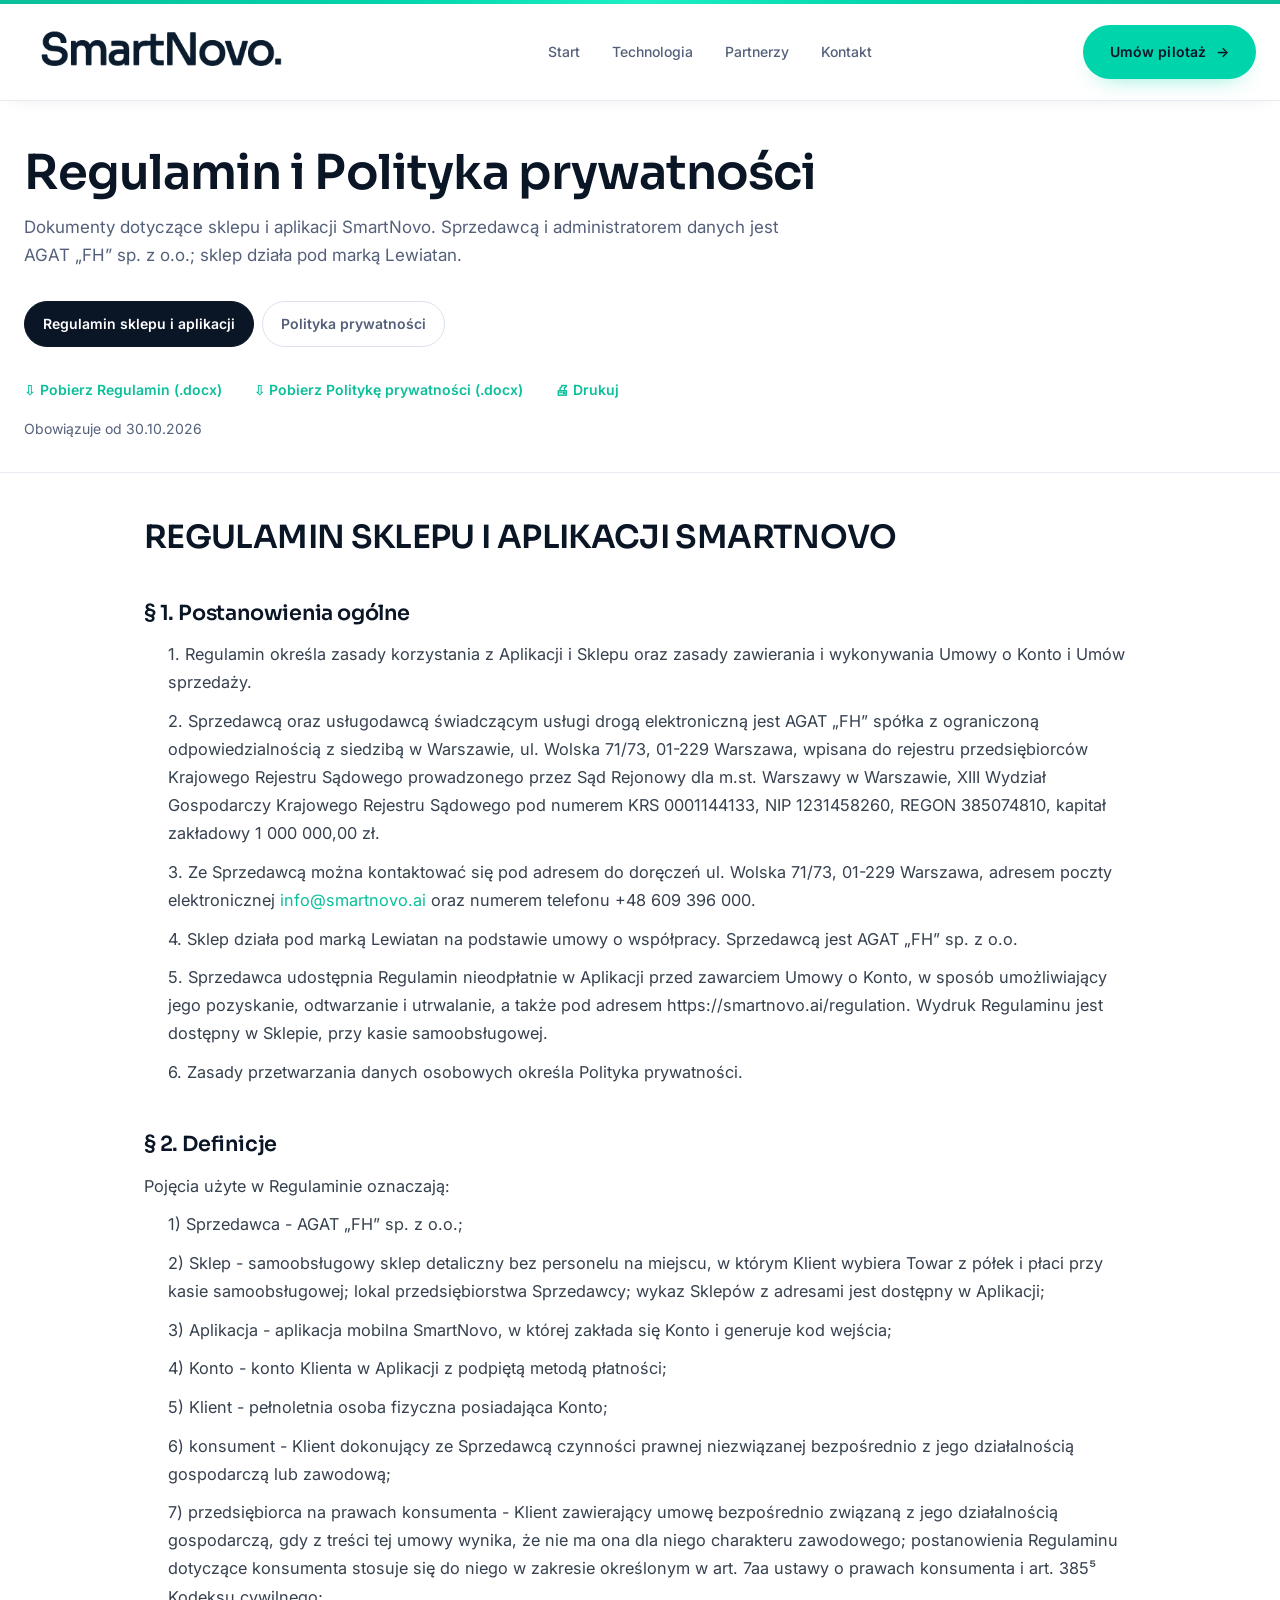
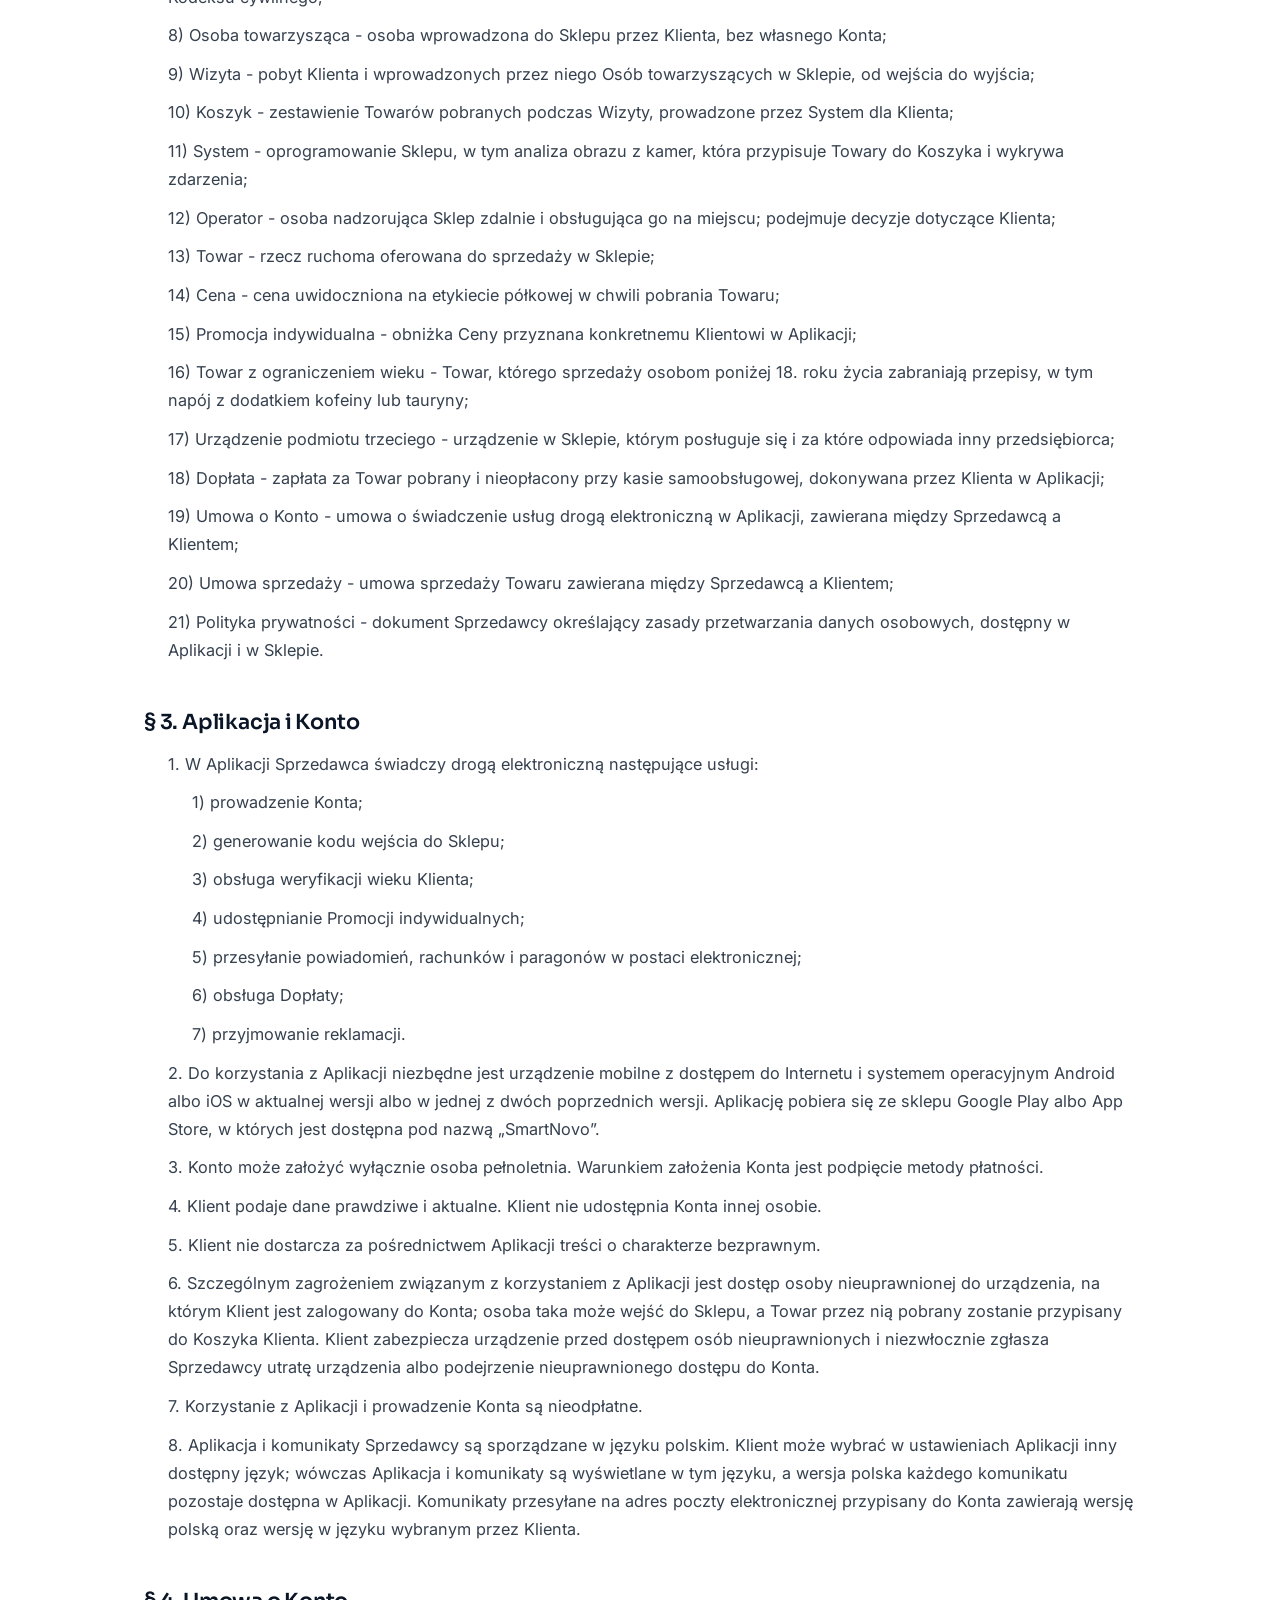
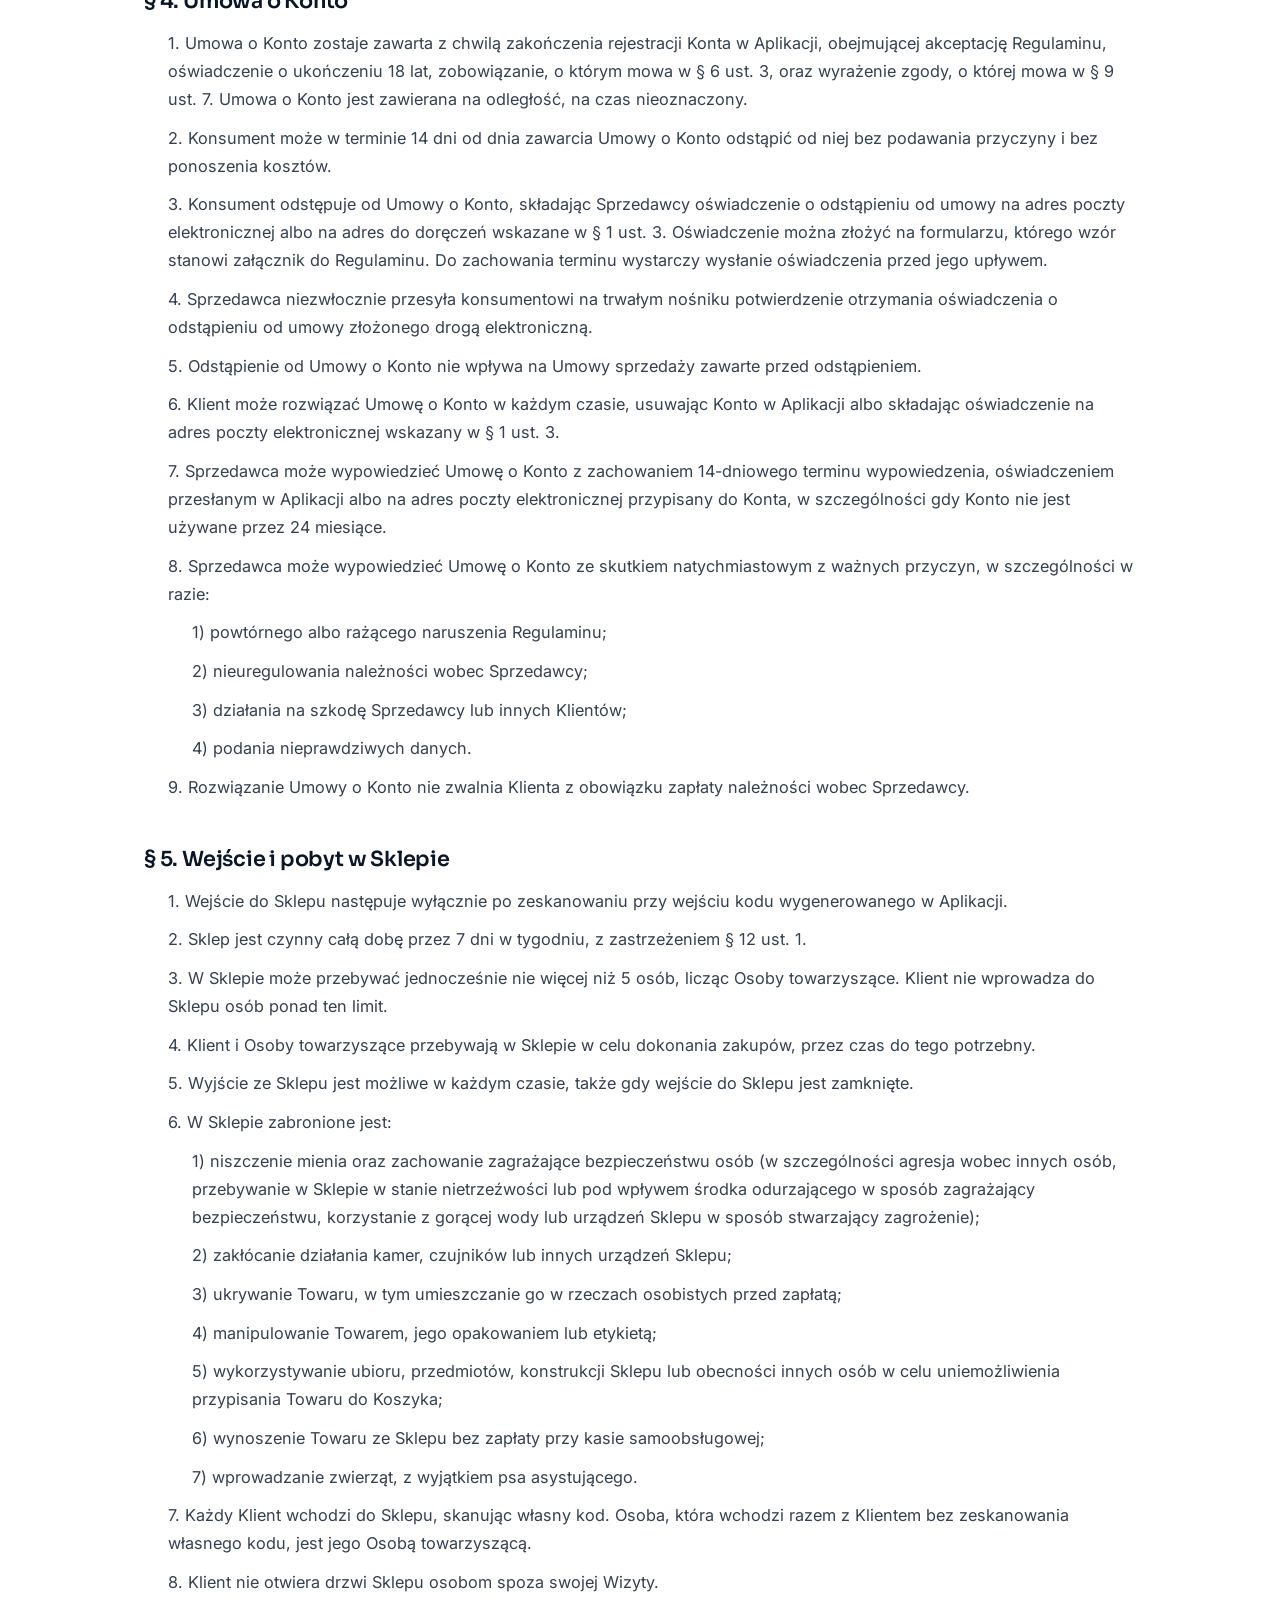
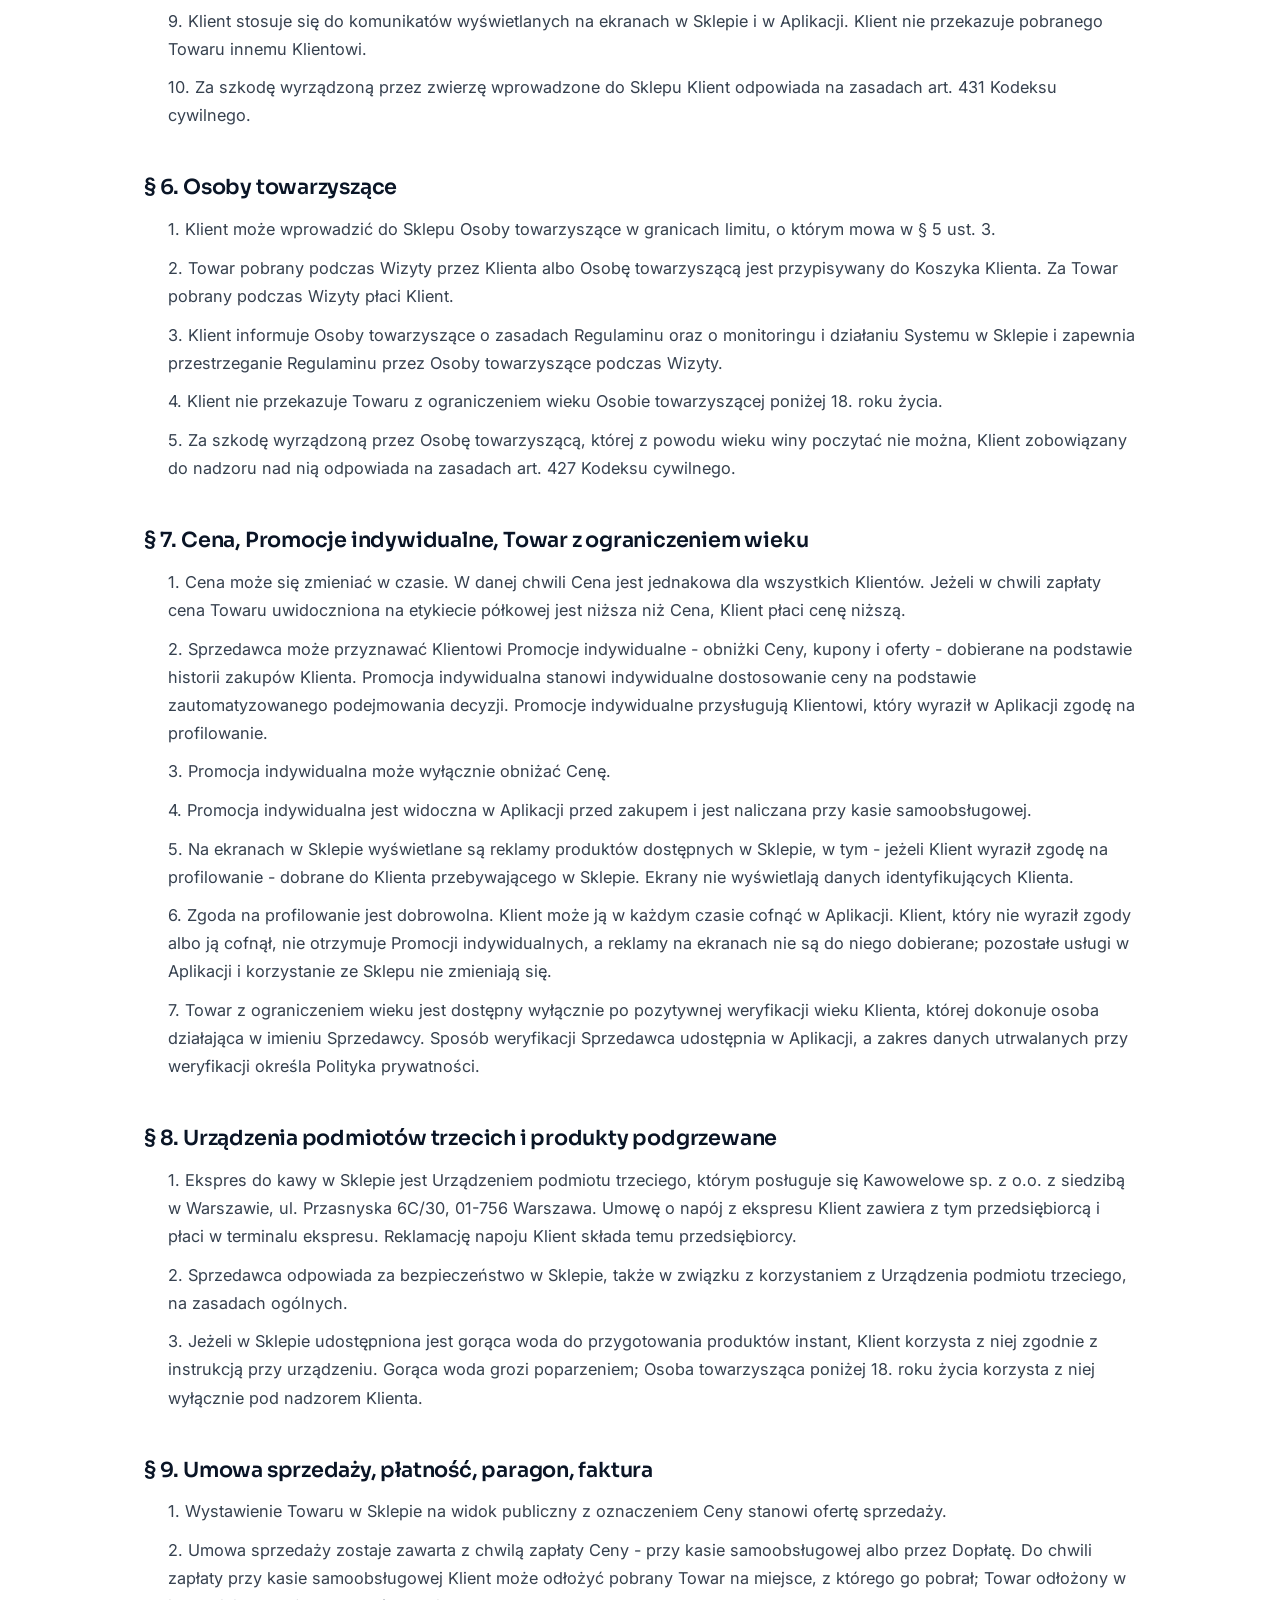
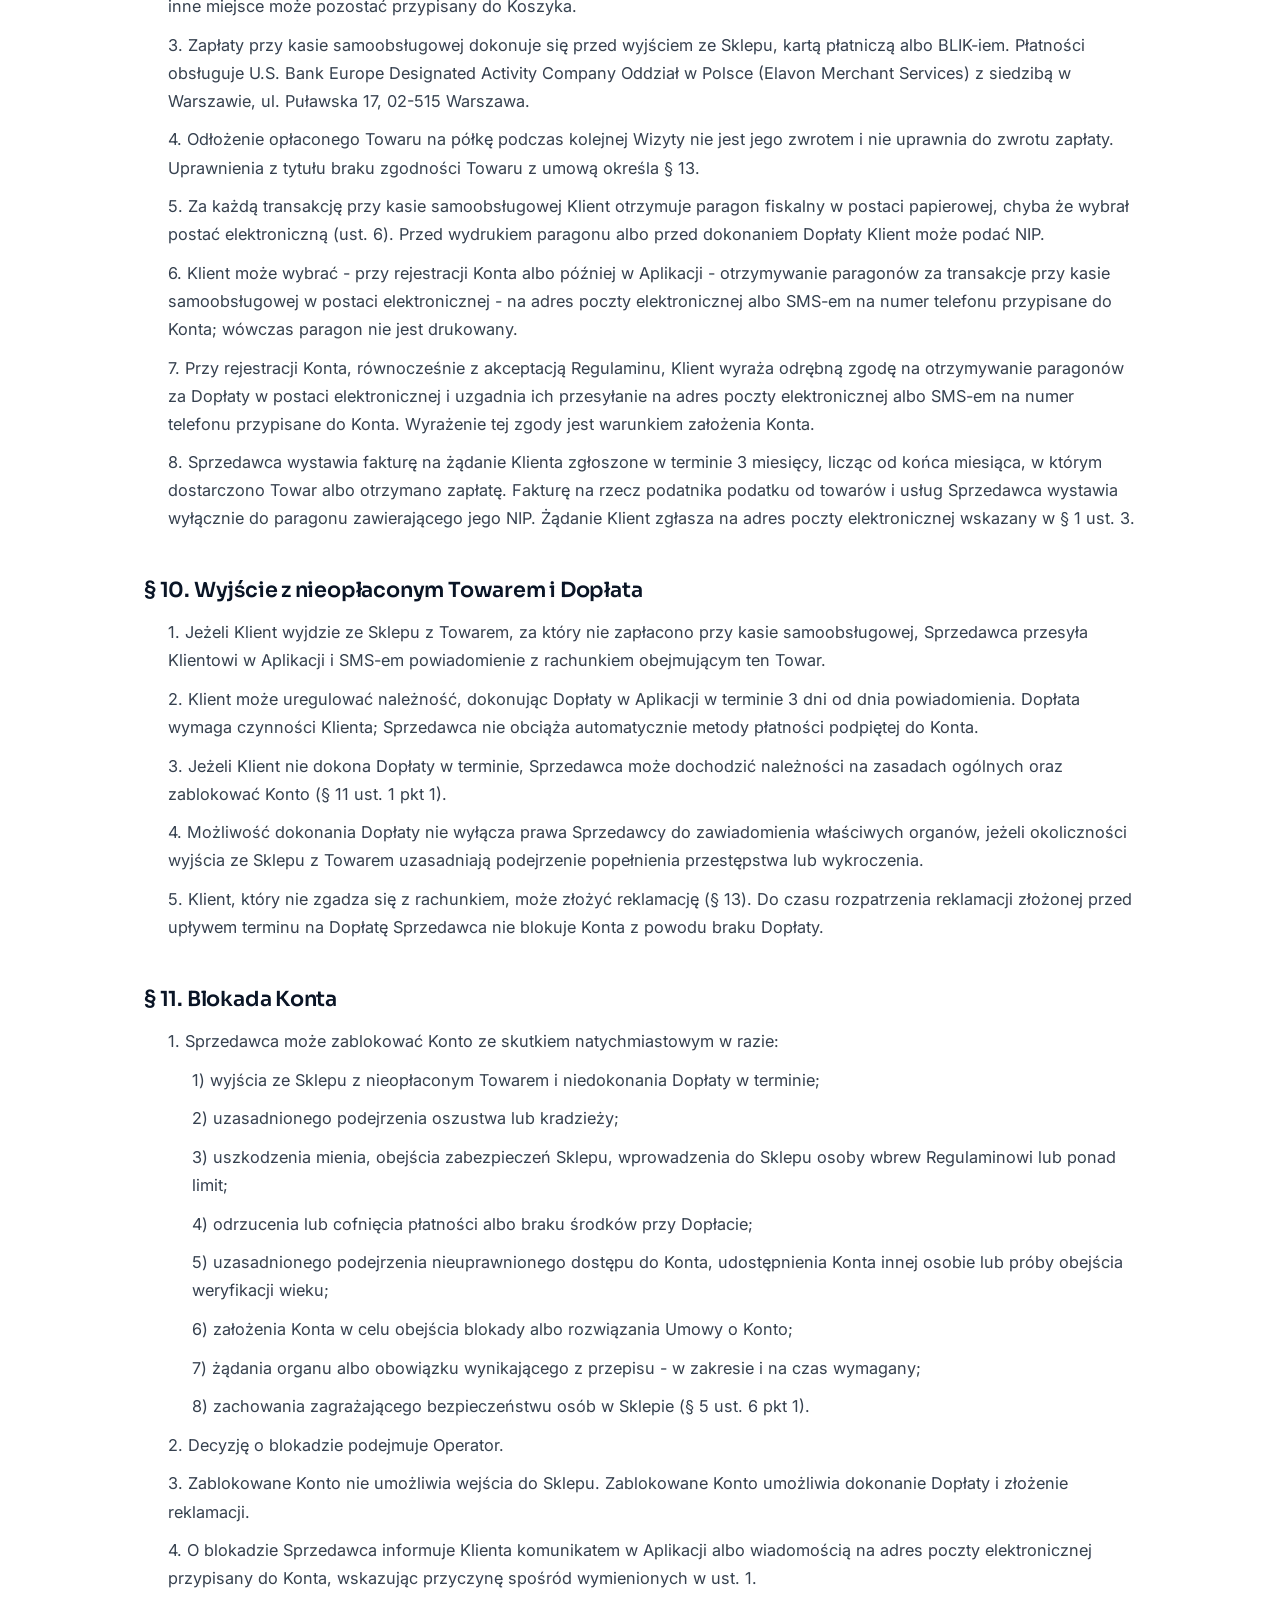
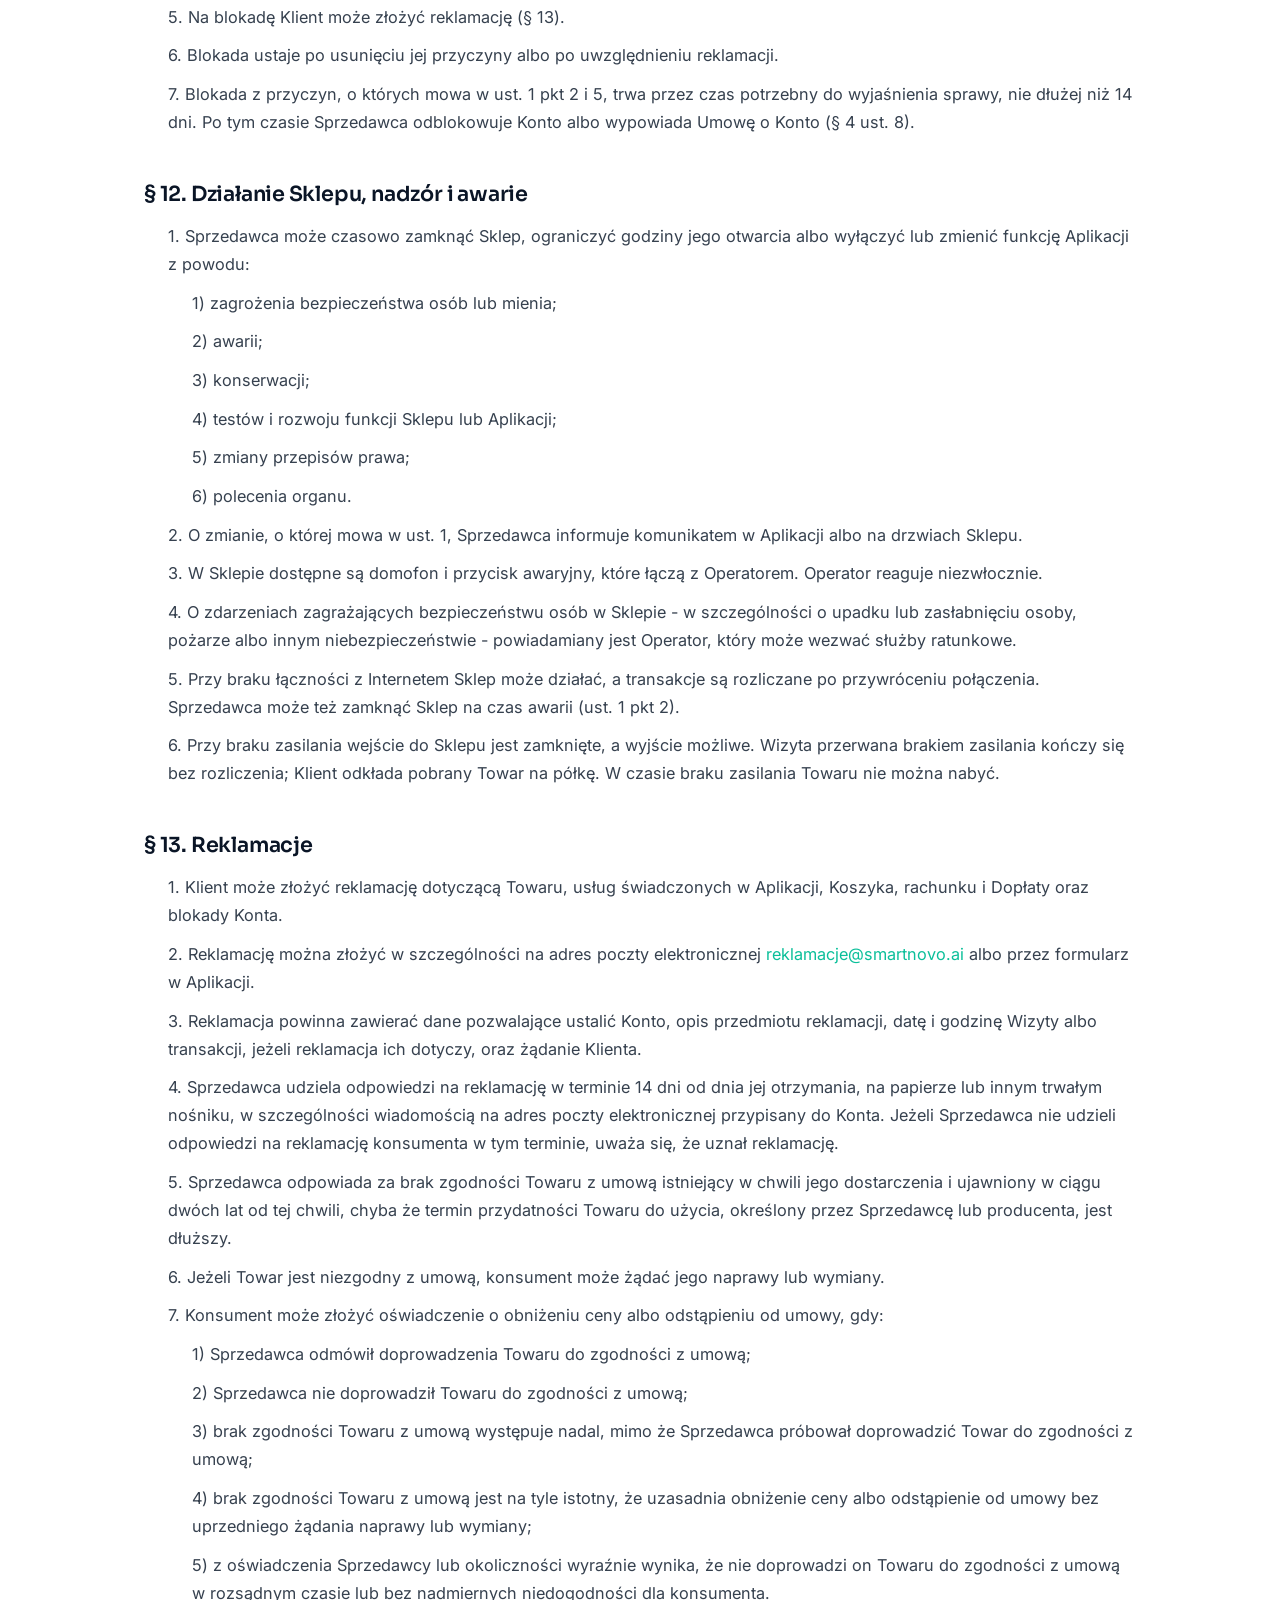
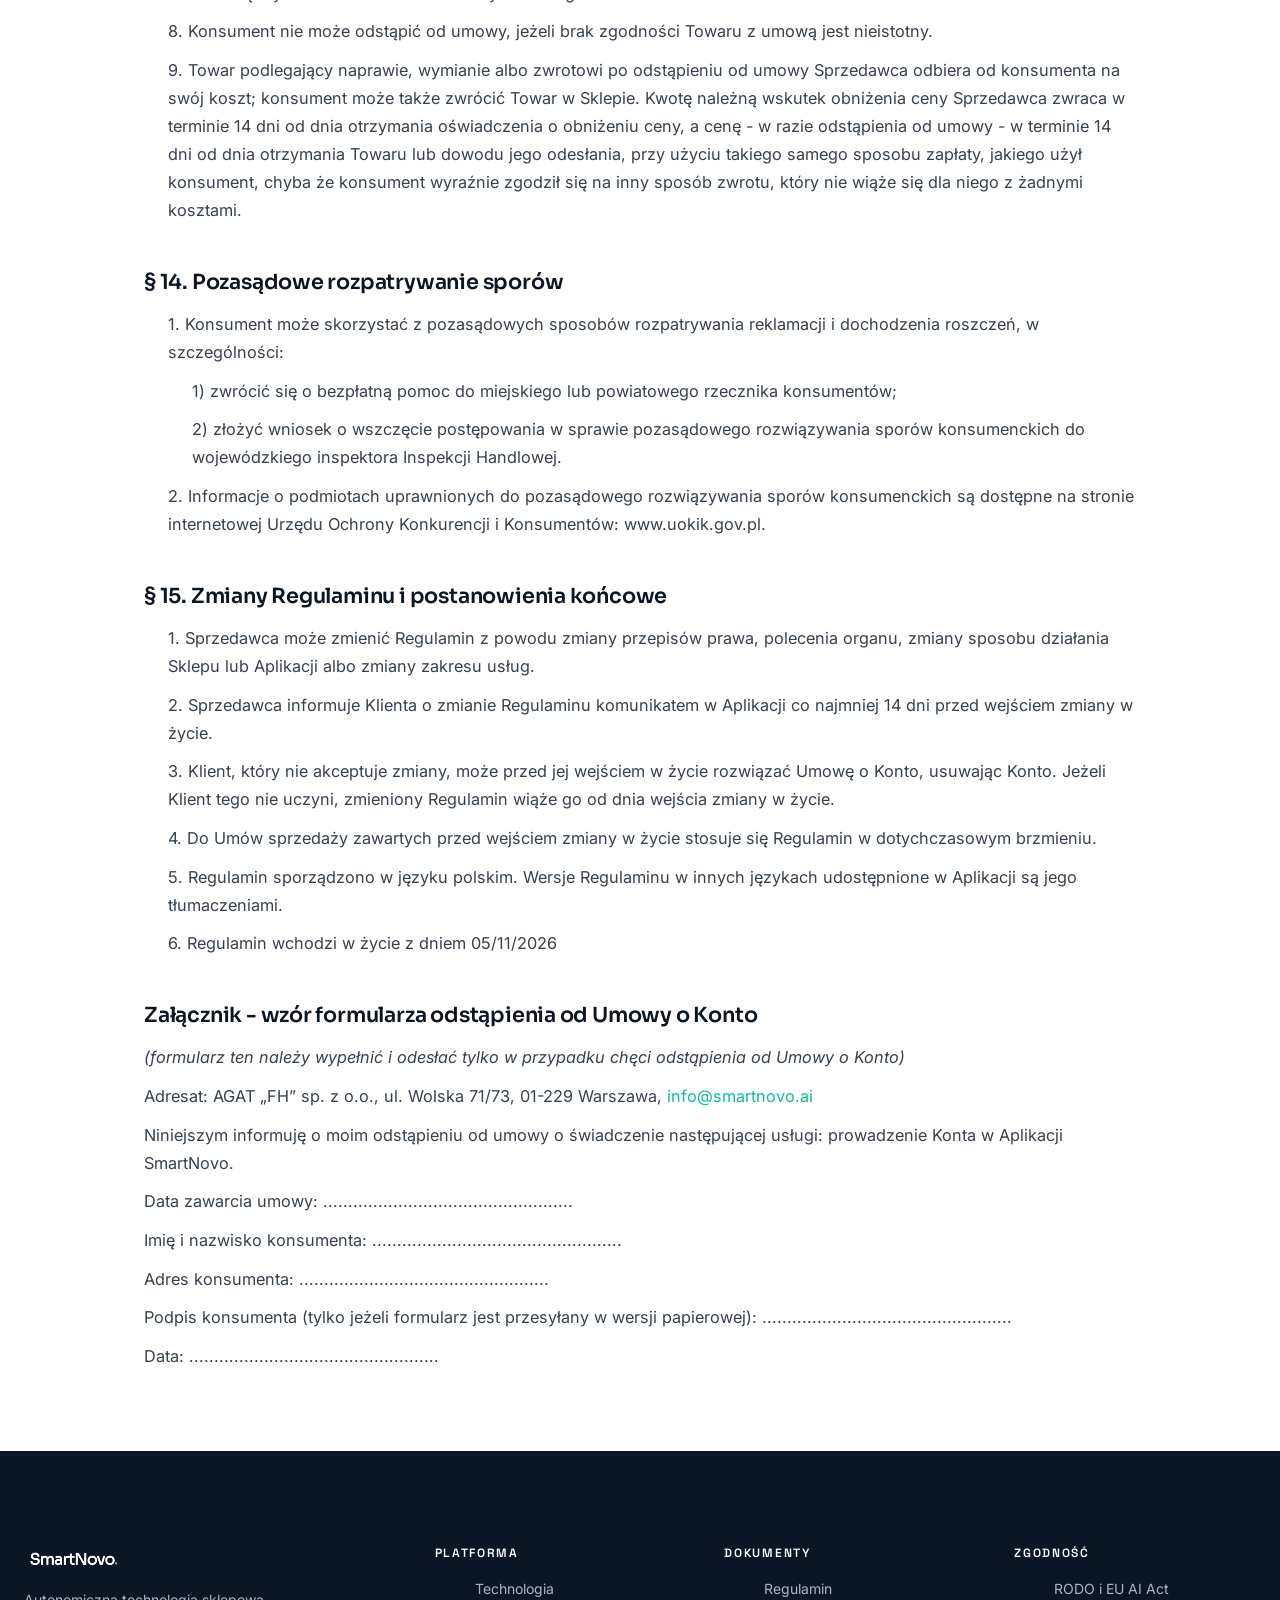
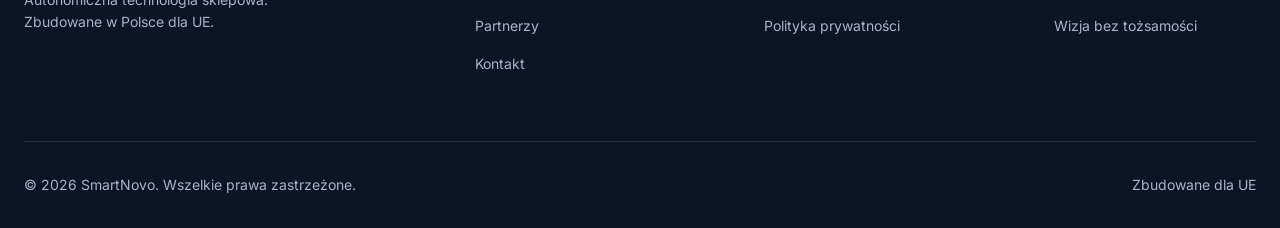
<file: regulation/index.html>
<!DOCTYPE html>
<html lang="pl">
<head>
<meta charset="UTF-8">
<meta name="viewport" content="width=device-width, initial-scale=1.0">
<title>Regulamin i Polityka prywatności · SmartNovo</title>
<meta name="description" content="Regulamin sklepu i aplikacji SmartNovo oraz Polityka prywatności. AGAT „FH” sp. z o.o., sklep pod marką Lewiatan.">
<meta name="robots" content="index, follow">
<link rel="icon" href="../assets/img/favicon.svg" type="image/svg+xml">
<link rel="preconnect" href="https://fonts.googleapis.com">
<link rel="preconnect" href="https://fonts.gstatic.com" crossorigin>
<link href="https://fonts.googleapis.com/css2?family=Sora:wght@400;500;600;700;800&family=Inter:wght@400;500;600;700&family=Space+Grotesk:wght@500;600;700&display=swap" rel="stylesheet">
<link rel="stylesheet" href="../css/style.css">
</head>
<body>

<div class="led-topbar"><div class="led-strip"></div></div>

<header class="site-header solid" id="siteHeader">
  <div class="wrap nav">
    <a class="brand" href="../pl/index.html" aria-label="SmartNovo — strona główna">
      <img class="logo logo--ink" src="../assets/img/logo/wordmark-ink.png" alt="SmartNovo">
      <img class="logo logo--white" src="../assets/img/logo/wordmark-white.png" alt="SmartNovo">
    </a>
    <nav aria-label="Główna">
      <ul class="nav-links" id="navLinks">
        <li><a href="../pl/index.html">Start</a></li>
        <li><a href="../pl/product.html">Technologia</a></li>
        <li><a href="../pl/partners.html">Partnerzy</a></li>
        <li><a href="../pl/contact.html">Kontakt</a></li>
      </ul>
    </nav>
    <div class="nav-cta">
      <a class="btn btn--primary" href="../pl/contact.html">Umów pilotaż <span class="arr">&#8594;</span></a>
      <button class="burger" id="burger" aria-label="Menu" aria-expanded="false" aria-controls="navLinks"><span></span><span></span><span></span></button>
    </div>
  </div>
</header>

<main>

<section class="legal-head">
  <div class="wrap">
    <h1>Regulamin i Polityka prywatności</h1>
    <p>Dokumenty dotyczące sklepu i aplikacji SmartNovo. Sprzedawcą i administratorem danych jest AGAT&nbsp;„FH”&nbsp;sp.&nbsp;z&nbsp;o.o.; sklep działa pod marką Lewiatan.</p>
    <div class="legal-tabs" role="tablist" aria-label="Wybierz dokument">
      <button id="tab-regulamin" role="tab" aria-controls="doc-regulamin" aria-selected="true">Regulamin sklepu i aplikacji</button>
      <button id="tab-polityka" role="tab" aria-controls="doc-polityka" aria-selected="false">Polityka prywatności</button>
    </div>
    <div class="legal-actions">
      <a href="../assets/docs/regulamin-smartnovo.docx" download>&#8681; Pobierz Regulamin (.docx)</a>
      <a href="../assets/docs/polityka-prywatnosci-smartnovo.docx" download>&#8681; Pobierz Politykę prywatności (.docx)</a>
      <a href="#" onclick="window.print();return false;">&#128424; Drukuj</a>
    </div>
    <p class="legal-updated">Obowiązuje od 30.10.2026</p>
  </div>
</section>

<section class="section--tight" style="padding-top:var(--s5)">
  <div class="wrap">
    <article class="legal-doc" id="doc-regulamin" role="tabpanel" aria-labelledby="tab-regulamin">
<h1>REGULAMIN SKLEPU I APLIKACJI SMARTNOVO</h1>
<h2>§ 1. Postanowienia ogólne</h2>
<p class="i1">1. Regulamin określa zasady korzystania z Aplikacji i Sklepu oraz zasady zawierania i wykonywania Umowy o Konto i Umów sprzedaży.</p>
<p class="i1">2. Sprzedawcą oraz usługodawcą świadczącym usługi drogą elektroniczną jest AGAT „FH” spółka z ograniczoną odpowiedzialnością z siedzibą w Warszawie, ul. Wolska 71/73, 01-229 Warszawa, wpisana do rejestru przedsiębiorców Krajowego Rejestru Sądowego prowadzonego przez Sąd Rejonowy dla m.st. Warszawy w Warszawie, XIII Wydział Gospodarczy Krajowego Rejestru Sądowego pod numerem KRS 0001144133, NIP 1231458260, REGON 385074810, kapitał zakładowy 1 000 000,00 zł.</p>
<p class="i1">3. Ze Sprzedawcą można kontaktować się pod adresem do doręczeń ul. Wolska 71/73, 01-229 Warszawa, adresem poczty elektronicznej <a href="mailto:info@smartnovo.ai">info@smartnovo.ai</a> oraz numerem telefonu +48 609 396 000.</p>
<p class="i1">4. Sklep działa pod marką Lewiatan na podstawie umowy o współpracy. Sprzedawcą jest AGAT „FH” sp. z o.o.</p>
<p class="i1">5. Sprzedawca udostępnia Regulamin nieodpłatnie w Aplikacji przed zawarciem Umowy o Konto, w sposób umożliwiający jego pozyskanie, odtwarzanie i utrwalanie, a także pod adresem https://smartnovo.ai/regulation. Wydruk Regulaminu jest dostępny w Sklepie, przy kasie samoobsługowej.</p>
<p class="i1">6. Zasady przetwarzania danych osobowych określa Polityka prywatności.</p>
<h2>§ 2. Definicje</h2>
<p>Pojęcia użyte w Regulaminie oznaczają:</p>
<p class="i1">1) Sprzedawca - AGAT „FH” sp. z o.o.;</p>
<p class="i1">2) Sklep - samoobsługowy sklep detaliczny bez personelu na miejscu, w którym Klient wybiera Towar z półek i płaci przy kasie samoobsługowej; lokal przedsiębiorstwa Sprzedawcy; wykaz Sklepów z adresami jest dostępny w Aplikacji;</p>
<p class="i1">3) Aplikacja - aplikacja mobilna SmartNovo, w której zakłada się Konto i generuje kod wejścia;</p>
<p class="i1">4) Konto - konto Klienta w Aplikacji z podpiętą metodą płatności;</p>
<p class="i1">5) Klient - pełnoletnia osoba fizyczna posiadająca Konto;</p>
<p class="i1">6) konsument - Klient dokonujący ze Sprzedawcą czynności prawnej niezwiązanej bezpośrednio z jego działalnością gospodarczą lub zawodową;</p>
<p class="i1">7) przedsiębiorca na prawach konsumenta - Klient zawierający umowę bezpośrednio związaną z jego działalnością gospodarczą, gdy z treści tej umowy wynika, że nie ma ona dla niego charakteru zawodowego; postanowienia Regulaminu dotyczące konsumenta stosuje się do niego w zakresie określonym w art. 7aa ustawy o prawach konsumenta i art. 385⁵ Kodeksu cywilnego;</p>
<p class="i1">8) Osoba towarzysząca - osoba wprowadzona do Sklepu przez Klienta, bez własnego Konta;</p>
<p class="i1">9) Wizyta - pobyt Klienta i wprowadzonych przez niego Osób towarzyszących w Sklepie, od wejścia do wyjścia;</p>
<p class="i1">10) Koszyk - zestawienie Towarów pobranych podczas Wizyty, prowadzone przez System dla Klienta;</p>
<p class="i1">11) System - oprogramowanie Sklepu, w tym analiza obrazu z kamer, która przypisuje Towary do Koszyka i wykrywa zdarzenia;</p>
<p class="i1">12) Operator - osoba nadzorująca Sklep zdalnie i obsługująca go na miejscu; podejmuje decyzje dotyczące Klienta;</p>
<p class="i1">13) Towar - rzecz ruchoma oferowana do sprzedaży w Sklepie;</p>
<p class="i1">14) Cena - cena uwidoczniona na etykiecie półkowej w chwili pobrania Towaru;</p>
<p class="i1">15) Promocja indywidualna - obniżka Ceny przyznana konkretnemu Klientowi w Aplikacji;</p>
<p class="i1">16) Towar z ograniczeniem wieku - Towar, którego sprzedaży osobom poniżej 18. roku życia zabraniają przepisy, w tym napój z dodatkiem kofeiny lub tauryny;</p>
<p class="i1">17) Urządzenie podmiotu trzeciego - urządzenie w Sklepie, którym posługuje się i za które odpowiada inny przedsiębiorca;</p>
<p class="i1">18) Dopłata - zapłata za Towar pobrany i nieopłacony przy kasie samoobsługowej, dokonywana przez Klienta w Aplikacji;</p>
<p class="i1">19) Umowa o Konto - umowa o świadczenie usług drogą elektroniczną w Aplikacji, zawierana między Sprzedawcą a Klientem;</p>
<p class="i1">20) Umowa sprzedaży - umowa sprzedaży Towaru zawierana między Sprzedawcą a Klientem;</p>
<p class="i1">21) Polityka prywatności - dokument Sprzedawcy określający zasady przetwarzania danych osobowych, dostępny w Aplikacji i w Sklepie.</p>
<h2>§ 3. Aplikacja i Konto</h2>
<p class="i1">1. W Aplikacji Sprzedawca świadczy drogą elektroniczną następujące usługi:</p>
<p class="i2">1) prowadzenie Konta;</p>
<p class="i2">2) generowanie kodu wejścia do Sklepu;</p>
<p class="i2">3) obsługa weryfikacji wieku Klienta;</p>
<p class="i2">4) udostępnianie Promocji indywidualnych;</p>
<p class="i2">5) przesyłanie powiadomień, rachunków i paragonów w postaci elektronicznej;</p>
<p class="i2">6) obsługa Dopłaty;</p>
<p class="i2">7) przyjmowanie reklamacji.</p>
<p class="i1">2. Do korzystania z Aplikacji niezbędne jest urządzenie mobilne z dostępem do Internetu i systemem operacyjnym Android albo iOS w aktualnej wersji albo w jednej z dwóch poprzednich wersji. Aplikację pobiera się ze sklepu Google Play albo App Store, w których jest dostępna pod nazwą „SmartNovo”.</p>
<p class="i1">3. Konto może założyć wyłącznie osoba pełnoletnia. Warunkiem założenia Konta jest podpięcie metody płatności.</p>
<p class="i1">4. Klient podaje dane prawdziwe i aktualne. Klient nie udostępnia Konta innej osobie.</p>
<p class="i1">5. Klient nie dostarcza za pośrednictwem Aplikacji treści o charakterze bezprawnym.</p>
<p class="i1">6. Szczególnym zagrożeniem związanym z korzystaniem z Aplikacji jest dostęp osoby nieuprawnionej do urządzenia, na którym Klient jest zalogowany do Konta; osoba taka może wejść do Sklepu, a Towar przez nią pobrany zostanie przypisany do Koszyka Klienta. Klient zabezpiecza urządzenie przed dostępem osób nieuprawnionych i niezwłocznie zgłasza Sprzedawcy utratę urządzenia albo podejrzenie nieuprawnionego dostępu do Konta.</p>
<p class="i1">7. Korzystanie z Aplikacji i prowadzenie Konta są nieodpłatne.</p>
<p class="i1">8. Aplikacja i komunikaty Sprzedawcy są sporządzane w języku polskim. Klient może wybrać w ustawieniach Aplikacji inny dostępny język; wówczas Aplikacja i komunikaty są wyświetlane w tym języku, a wersja polska każdego komunikatu pozostaje dostępna w Aplikacji. Komunikaty przesyłane na adres poczty elektronicznej przypisany do Konta zawierają wersję polską oraz wersję w języku wybranym przez Klienta.</p>
<h2>§ 4. Umowa o Konto</h2>
<p class="i1">1. Umowa o Konto zostaje zawarta z chwilą zakończenia rejestracji Konta w Aplikacji, obejmującej akceptację Regulaminu, oświadczenie o ukończeniu 18 lat, zobowiązanie, o którym mowa w § 6 ust. 3, oraz wyrażenie zgody, o której mowa w § 9 ust. 7. Umowa o Konto jest zawierana na odległość, na czas nieoznaczony.</p>
<p class="i1">2. Konsument może w terminie 14 dni od dnia zawarcia Umowy o Konto odstąpić od niej bez podawania przyczyny i bez ponoszenia kosztów.</p>
<p class="i1">3. Konsument odstępuje od Umowy o Konto, składając Sprzedawcy oświadczenie o odstąpieniu od umowy na adres poczty elektronicznej albo na adres do doręczeń wskazane w § 1 ust. 3. Oświadczenie można złożyć na formularzu, którego wzór stanowi załącznik do Regulaminu. Do zachowania terminu wystarczy wysłanie oświadczenia przed jego upływem.</p>
<p class="i1">4. Sprzedawca niezwłocznie przesyła konsumentowi na trwałym nośniku potwierdzenie otrzymania oświadczenia o odstąpieniu od umowy złożonego drogą elektroniczną.</p>
<p class="i1">5. Odstąpienie od Umowy o Konto nie wpływa na Umowy sprzedaży zawarte przed odstąpieniem.</p>
<p class="i1">6. Klient może rozwiązać Umowę o Konto w każdym czasie, usuwając Konto w Aplikacji albo składając oświadczenie na adres poczty elektronicznej wskazany w § 1 ust. 3.</p>
<p class="i1">7. Sprzedawca może wypowiedzieć Umowę o Konto z zachowaniem 14-dniowego terminu wypowiedzenia, oświadczeniem przesłanym w Aplikacji albo na adres poczty elektronicznej przypisany do Konta, w szczególności gdy Konto nie jest używane przez 24 miesiące.</p>
<p class="i1">8. Sprzedawca może wypowiedzieć Umowę o Konto ze skutkiem natychmiastowym z ważnych przyczyn, w szczególności w razie:</p>
<p class="i2">1) powtórnego albo rażącego naruszenia Regulaminu;</p>
<p class="i2">2) nieuregulowania należności wobec Sprzedawcy;</p>
<p class="i2">3) działania na szkodę Sprzedawcy lub innych Klientów;</p>
<p class="i2">4) podania nieprawdziwych danych.</p>
<p class="i1">9. Rozwiązanie Umowy o Konto nie zwalnia Klienta z obowiązku zapłaty należności wobec Sprzedawcy.</p>
<h2>§ 5. Wejście i pobyt w Sklepie</h2>
<p class="i1">1. Wejście do Sklepu następuje wyłącznie po zeskanowaniu przy wejściu kodu wygenerowanego w Aplikacji.</p>
<p class="i1">2. Sklep jest czynny całą dobę przez 7 dni w tygodniu, z zastrzeżeniem § 12 ust. 1.</p>
<p class="i1">3. W Sklepie może przebywać jednocześnie nie więcej niż 5 osób, licząc Osoby towarzyszące. Klient nie wprowadza do Sklepu osób ponad ten limit.</p>
<p class="i1">4. Klient i Osoby towarzyszące przebywają w Sklepie w celu dokonania zakupów, przez czas do tego potrzebny.</p>
<p class="i1">5. Wyjście ze Sklepu jest możliwe w każdym czasie, także gdy wejście do Sklepu jest zamknięte.</p>
<p class="i1">6. W Sklepie zabronione jest:</p>
<p class="i2">1) niszczenie mienia oraz zachowanie zagrażające bezpieczeństwu osób (w szczególności agresja wobec innych osób, przebywanie w Sklepie w stanie nietrzeźwości lub pod wpływem środka odurzającego w sposób zagrażający bezpieczeństwu, korzystanie z gorącej wody lub urządzeń Sklepu w sposób stwarzający zagrożenie);</p>
<p class="i2">2) zakłócanie działania kamer, czujników lub innych urządzeń Sklepu;</p>
<p class="i2">3) ukrywanie Towaru, w tym umieszczanie go w rzeczach osobistych przed zapłatą;</p>
<p class="i2">4) manipulowanie Towarem, jego opakowaniem lub etykietą;</p>
<p class="i2">5) wykorzystywanie ubioru, przedmiotów, konstrukcji Sklepu lub obecności innych osób w celu uniemożliwienia przypisania Towaru do Koszyka;</p>
<p class="i2">6) wynoszenie Towaru ze Sklepu bez zapłaty przy kasie samoobsługowej;</p>
<p class="i2">7) wprowadzanie zwierząt, z wyjątkiem psa asystującego.</p>
<p class="i1">7. Każdy Klient wchodzi do Sklepu, skanując własny kod. Osoba, która wchodzi razem z Klientem bez zeskanowania własnego kodu, jest jego Osobą towarzyszącą.</p>
<p class="i1">8. Klient nie otwiera drzwi Sklepu osobom spoza swojej Wizyty.</p>
<p class="i1">9. Klient stosuje się do komunikatów wyświetlanych na ekranach w Sklepie i w Aplikacji. Klient nie przekazuje pobranego Towaru innemu Klientowi.</p>
<p class="i1">10. Za szkodę wyrządzoną przez zwierzę wprowadzone do Sklepu Klient odpowiada na zasadach art. 431 Kodeksu cywilnego.</p>
<h2>§ 6. Osoby towarzyszące</h2>
<p class="i1">1. Klient może wprowadzić do Sklepu Osoby towarzyszące w granicach limitu, o którym mowa w § 5 ust. 3.</p>
<p class="i1">2. Towar pobrany podczas Wizyty przez Klienta albo Osobę towarzyszącą jest przypisywany do Koszyka Klienta. Za Towar pobrany podczas Wizyty płaci Klient.</p>
<p class="i1">3. Klient informuje Osoby towarzyszące o zasadach Regulaminu oraz o monitoringu i działaniu Systemu w Sklepie i zapewnia przestrzeganie Regulaminu przez Osoby towarzyszące podczas Wizyty.</p>
<p class="i1">4. Klient nie przekazuje Towaru z ograniczeniem wieku Osobie towarzyszącej poniżej 18. roku życia.</p>
<p class="i1">5. Za szkodę wyrządzoną przez Osobę towarzyszącą, której z powodu wieku winy poczytać nie można, Klient zobowiązany do nadzoru nad nią odpowiada na zasadach art. 427 Kodeksu cywilnego.</p>
<h2>§ 7. Cena, Promocje indywidualne, Towar z ograniczeniem wieku</h2>
<p class="i1">1. Cena może się zmieniać w czasie. W danej chwili Cena jest jednakowa dla wszystkich Klientów. Jeżeli w chwili zapłaty cena Towaru uwidoczniona na etykiecie półkowej jest niższa niż Cena, Klient płaci cenę niższą.</p>
<p class="i1">2. Sprzedawca może przyznawać Klientowi Promocje indywidualne - obniżki Ceny, kupony i oferty - dobierane na podstawie historii zakupów Klienta. Promocja indywidualna stanowi indywidualne dostosowanie ceny na podstawie zautomatyzowanego podejmowania decyzji. Promocje indywidualne przysługują Klientowi, który wyraził w Aplikacji zgodę na profilowanie.</p>
<p class="i1">3. Promocja indywidualna może wyłącznie obniżać Cenę.</p>
<p class="i1">4. Promocja indywidualna jest widoczna w Aplikacji przed zakupem i jest naliczana przy kasie samoobsługowej.</p>
<p class="i1">5. Na ekranach w Sklepie wyświetlane są reklamy produktów dostępnych w Sklepie, w tym - jeżeli Klient wyraził zgodę na profilowanie - dobrane do Klienta przebywającego w Sklepie. Ekrany nie wyświetlają danych identyfikujących Klienta.</p>
<p class="i1">6. Zgoda na profilowanie jest dobrowolna. Klient może ją w każdym czasie cofnąć w Aplikacji. Klient, który nie wyraził zgody albo ją cofnął, nie otrzymuje Promocji indywidualnych, a reklamy na ekranach nie są do niego dobierane; pozostałe usługi w Aplikacji i korzystanie ze Sklepu nie zmieniają się.</p>
<p class="i1">7. Towar z ograniczeniem wieku jest dostępny wyłącznie po pozytywnej weryfikacji wieku Klienta, której dokonuje osoba działająca w imieniu Sprzedawcy. Sposób weryfikacji Sprzedawca udostępnia w Aplikacji, a zakres danych utrwalanych przy weryfikacji określa Polityka prywatności.</p>
<h2>§ 8. Urządzenia podmiotów trzecich i produkty podgrzewane</h2>
<p class="i1">1. Ekspres do kawy w Sklepie jest Urządzeniem podmiotu trzeciego, którym posługuje się Kawowelowe sp. z o.o. z siedzibą w Warszawie, ul. Przasnyska 6C/30, 01-756 Warszawa. Umowę o napój z ekspresu Klient zawiera z tym przedsiębiorcą i płaci w terminalu ekspresu. Reklamację napoju Klient składa temu przedsiębiorcy.</p>
<p class="i1">2. Sprzedawca odpowiada za bezpieczeństwo w Sklepie, także w związku z korzystaniem z Urządzenia podmiotu trzeciego, na zasadach ogólnych.</p>
<p class="i1">3. Jeżeli w Sklepie udostępniona jest gorąca woda do przygotowania produktów instant, Klient korzysta z niej zgodnie z instrukcją przy urządzeniu. Gorąca woda grozi poparzeniem; Osoba towarzysząca poniżej 18. roku życia korzysta z niej wyłącznie pod nadzorem Klienta.</p>
<h2>§ 9. Umowa sprzedaży, płatność, paragon, faktura</h2>
<p class="i1">1. Wystawienie Towaru w Sklepie na widok publiczny z oznaczeniem Ceny stanowi ofertę sprzedaży.</p>
<p class="i1">2. Umowa sprzedaży zostaje zawarta z chwilą zapłaty Ceny - przy kasie samoobsługowej albo przez Dopłatę. Do chwili zapłaty przy kasie samoobsługowej Klient może odłożyć pobrany Towar na miejsce, z którego go pobrał; Towar odłożony w inne miejsce może pozostać przypisany do Koszyka.</p>
<p class="i1">3. Zapłaty przy kasie samoobsługowej dokonuje się przed wyjściem ze Sklepu, kartą płatniczą albo BLIK-iem. Płatności obsługuje U.S. Bank Europe Designated Activity Company Oddział w Polsce (Elavon Merchant Services) z siedzibą w Warszawie, ul. Puławska 17, 02-515 Warszawa.</p>
<p class="i1">4. Odłożenie opłaconego Towaru na półkę podczas kolejnej Wizyty nie jest jego zwrotem i nie uprawnia do zwrotu zapłaty. Uprawnienia z tytułu braku zgodności Towaru z umową określa § 13.</p>
<p class="i1">5. Za każdą transakcję przy kasie samoobsługowej Klient otrzymuje paragon fiskalny w postaci papierowej, chyba że wybrał postać elektroniczną (ust. 6). Przed wydrukiem paragonu albo przed dokonaniem Dopłaty Klient może podać NIP.</p>
<p class="i1">6. Klient może wybrać - przy rejestracji Konta albo później w Aplikacji - otrzymywanie paragonów za transakcje przy kasie samoobsługowej w postaci elektronicznej - na adres poczty elektronicznej albo SMS-em na numer telefonu przypisane do Konta; wówczas paragon nie jest drukowany.</p>
<p class="i1">7. Przy rejestracji Konta, równocześnie z akceptacją Regulaminu, Klient wyraża odrębną zgodę na otrzymywanie paragonów za Dopłaty w postaci elektronicznej i uzgadnia ich przesyłanie na adres poczty elektronicznej albo SMS-em na numer telefonu przypisane do Konta. Wyrażenie tej zgody jest warunkiem założenia Konta.</p>
<p class="i1">8. Sprzedawca wystawia fakturę na żądanie Klienta zgłoszone w terminie 3 miesięcy, licząc od końca miesiąca, w którym dostarczono Towar albo otrzymano zapłatę. Fakturę na rzecz podatnika podatku od towarów i usług Sprzedawca wystawia wyłącznie do paragonu zawierającego jego NIP. Żądanie Klient zgłasza na adres poczty elektronicznej wskazany w § 1 ust. 3.</p>
<h2>§ 10. Wyjście z nieopłaconym Towarem i Dopłata</h2>
<p class="i1">1. Jeżeli Klient wyjdzie ze Sklepu z Towarem, za który nie zapłacono przy kasie samoobsługowej, Sprzedawca przesyła Klientowi w Aplikacji i SMS-em powiadomienie z rachunkiem obejmującym ten Towar.</p>
<p class="i1">2. Klient może uregulować należność, dokonując Dopłaty w Aplikacji w terminie 3 dni od dnia powiadomienia. Dopłata wymaga czynności Klienta; Sprzedawca nie obciąża automatycznie metody płatności podpiętej do Konta.</p>
<p class="i1">3. Jeżeli Klient nie dokona Dopłaty w terminie, Sprzedawca może dochodzić należności na zasadach ogólnych oraz zablokować Konto (§ 11 ust. 1 pkt 1).</p>
<p class="i1">4. Możliwość dokonania Dopłaty nie wyłącza prawa Sprzedawcy do zawiadomienia właściwych organów, jeżeli okoliczności wyjścia ze Sklepu z Towarem uzasadniają podejrzenie popełnienia przestępstwa lub wykroczenia.</p>
<p class="i1">5. Klient, który nie zgadza się z rachunkiem, może złożyć reklamację (§ 13). Do czasu rozpatrzenia reklamacji złożonej przed upływem terminu na Dopłatę Sprzedawca nie blokuje Konta z powodu braku Dopłaty.</p>
<h2>§ 11. Blokada Konta</h2>
<p class="i1">1. Sprzedawca może zablokować Konto ze skutkiem natychmiastowym w razie:</p>
<p class="i2">1) wyjścia ze Sklepu z nieopłaconym Towarem i niedokonania Dopłaty w terminie;</p>
<p class="i2">2) uzasadnionego podejrzenia oszustwa lub kradzieży;</p>
<p class="i2">3) uszkodzenia mienia, obejścia zabezpieczeń Sklepu, wprowadzenia do Sklepu osoby wbrew Regulaminowi lub ponad limit;</p>
<p class="i2">4) odrzucenia lub cofnięcia płatności albo braku środków przy Dopłacie;</p>
<p class="i2">5) uzasadnionego podejrzenia nieuprawnionego dostępu do Konta, udostępnienia Konta innej osobie lub próby obejścia weryfikacji wieku;</p>
<p class="i2">6) założenia Konta w celu obejścia blokady albo rozwiązania Umowy o Konto;</p>
<p class="i2">7) żądania organu albo obowiązku wynikającego z przepisu - w zakresie i na czas wymagany;</p>
<p class="i2">8) zachowania zagrażającego bezpieczeństwu osób w Sklepie (§ 5 ust. 6 pkt 1).</p>
<p class="i1">2. Decyzję o blokadzie podejmuje Operator.</p>
<p class="i1">3. Zablokowane Konto nie umożliwia wejścia do Sklepu. Zablokowane Konto umożliwia dokonanie Dopłaty i złożenie reklamacji.</p>
<p class="i1">4. O blokadzie Sprzedawca informuje Klienta komunikatem w Aplikacji albo wiadomością na adres poczty elektronicznej przypisany do Konta, wskazując przyczynę spośród wymienionych w ust. 1.</p>
<p class="i1">5. Na blokadę Klient może złożyć reklamację (§ 13).</p>
<p class="i1">6. Blokada ustaje po usunięciu jej przyczyny albo po uwzględnieniu reklamacji.</p>
<p class="i1">7. Blokada z przyczyn, o których mowa w ust. 1 pkt 2 i 5, trwa przez czas potrzebny do wyjaśnienia sprawy, nie dłużej niż 14 dni. Po tym czasie Sprzedawca odblokowuje Konto albo wypowiada Umowę o Konto (§ 4 ust. 8).</p>
<h2>§ 12. Działanie Sklepu, nadzór i awarie</h2>
<p class="i1">1. Sprzedawca może czasowo zamknąć Sklep, ograniczyć godziny jego otwarcia albo wyłączyć lub zmienić funkcję Aplikacji z powodu:</p>
<p class="i2">1) zagrożenia bezpieczeństwa osób lub mienia;</p>
<p class="i2">2) awarii;</p>
<p class="i2">3) konserwacji;</p>
<p class="i2">4) testów i rozwoju funkcji Sklepu lub Aplikacji;</p>
<p class="i2">5) zmiany przepisów prawa;</p>
<p class="i2">6) polecenia organu.</p>
<p class="i1">2. O zmianie, o której mowa w ust. 1, Sprzedawca informuje komunikatem w Aplikacji albo na drzwiach Sklepu.</p>
<p class="i1">3. W Sklepie dostępne są domofon i przycisk awaryjny, które łączą z Operatorem. Operator reaguje niezwłocznie.</p>
<p class="i1">4. O zdarzeniach zagrażających bezpieczeństwu osób w Sklepie - w szczególności o upadku lub zasłabnięciu osoby, pożarze albo innym niebezpieczeństwie - powiadamiany jest Operator, który może wezwać służby ratunkowe.</p>
<p class="i1">5. Przy braku łączności z Internetem Sklep może działać, a transakcje są rozliczane po przywróceniu połączenia. Sprzedawca może też zamknąć Sklep na czas awarii (ust. 1 pkt 2).</p>
<p class="i1">6. Przy braku zasilania wejście do Sklepu jest zamknięte, a wyjście możliwe. Wizyta przerwana brakiem zasilania kończy się bez rozliczenia; Klient odkłada pobrany Towar na półkę. W czasie braku zasilania Towaru nie można nabyć.</p>
<h2>§ 13. Reklamacje</h2>
<p class="i1">1. Klient może złożyć reklamację dotyczącą Towaru, usług świadczonych w Aplikacji, Koszyka, rachunku i Dopłaty oraz blokady Konta.</p>
<p class="i1">2. Reklamację można złożyć w szczególności na adres poczty elektronicznej <a href="mailto:reklamacje@smartnovo.ai">reklamacje@smartnovo.ai</a> albo przez formularz w Aplikacji.</p>
<p class="i1">3. Reklamacja powinna zawierać dane pozwalające ustalić Konto, opis przedmiotu reklamacji, datę i godzinę Wizyty albo transakcji, jeżeli reklamacja ich dotyczy, oraz żądanie Klienta.</p>
<p class="i1">4. Sprzedawca udziela odpowiedzi na reklamację w terminie 14 dni od dnia jej otrzymania, na papierze lub innym trwałym nośniku, w szczególności wiadomością na adres poczty elektronicznej przypisany do Konta. Jeżeli Sprzedawca nie udzieli odpowiedzi na reklamację konsumenta w tym terminie, uważa się, że uznał reklamację.</p>
<p class="i1">5. Sprzedawca odpowiada za brak zgodności Towaru z umową istniejący w chwili jego dostarczenia i ujawniony w ciągu dwóch lat od tej chwili, chyba że termin przydatności Towaru do użycia, określony przez Sprzedawcę lub producenta, jest dłuższy.</p>
<p class="i1">6. Jeżeli Towar jest niezgodny z umową, konsument może żądać jego naprawy lub wymiany.</p>
<p class="i1">7. Konsument może złożyć oświadczenie o obniżeniu ceny albo odstąpieniu od umowy, gdy:</p>
<p class="i2">1) Sprzedawca odmówił doprowadzenia Towaru do zgodności z umową;</p>
<p class="i2">2) Sprzedawca nie doprowadził Towaru do zgodności z umową;</p>
<p class="i2">3) brak zgodności Towaru z umową występuje nadal, mimo że Sprzedawca próbował doprowadzić Towar do zgodności z umową;</p>
<p class="i2">4) brak zgodności Towaru z umową jest na tyle istotny, że uzasadnia obniżenie ceny albo odstąpienie od umowy bez uprzedniego żądania naprawy lub wymiany;</p>
<p class="i2">5) z oświadczenia Sprzedawcy lub okoliczności wyraźnie wynika, że nie doprowadzi on Towaru do zgodności z umową w rozsądnym czasie lub bez nadmiernych niedogodności dla konsumenta.</p>
<p class="i1">8. Konsument nie może odstąpić od umowy, jeżeli brak zgodności Towaru z umową jest nieistotny.</p>
<p class="i1">9. Towar podlegający naprawie, wymianie albo zwrotowi po odstąpieniu od umowy Sprzedawca odbiera od konsumenta na swój koszt; konsument może także zwrócić Towar w Sklepie. Kwotę należną wskutek obniżenia ceny Sprzedawca zwraca w terminie 14 dni od dnia otrzymania oświadczenia o obniżeniu ceny, a cenę - w razie odstąpienia od umowy - w terminie 14 dni od dnia otrzymania Towaru lub dowodu jego odesłania, przy użyciu takiego samego sposobu zapłaty, jakiego użył konsument, chyba że konsument wyraźnie zgodził się na inny sposób zwrotu, który nie wiąże się dla niego z żadnymi kosztami.</p>
<h2>§ 14. Pozasądowe rozpatrywanie sporów</h2>
<p class="i1">1. Konsument może skorzystać z pozasądowych sposobów rozpatrywania reklamacji i dochodzenia roszczeń, w szczególności:</p>
<p class="i2">1) zwrócić się o bezpłatną pomoc do miejskiego lub powiatowego rzecznika konsumentów;</p>
<p class="i2">2) złożyć wniosek o wszczęcie postępowania w sprawie pozasądowego rozwiązywania sporów konsumenckich do wojewódzkiego inspektora Inspekcji Handlowej.</p>
<p class="i1">2. Informacje o podmiotach uprawnionych do pozasądowego rozwiązywania sporów konsumenckich są dostępne na stronie internetowej Urzędu Ochrony Konkurencji i Konsumentów: www.uokik.gov.pl.</p>
<h2>§ 15. Zmiany Regulaminu i postanowienia końcowe</h2>
<p class="i1">1. Sprzedawca może zmienić Regulamin z powodu zmiany przepisów prawa, polecenia organu, zmiany sposobu działania Sklepu lub Aplikacji albo zmiany zakresu usług.</p>
<p class="i1">2. Sprzedawca informuje Klienta o zmianie Regulaminu komunikatem w Aplikacji co najmniej 14 dni przed wejściem zmiany w życie.</p>
<p class="i1">3. Klient, który nie akceptuje zmiany, może przed jej wejściem w życie rozwiązać Umowę o Konto, usuwając Konto. Jeżeli Klient tego nie uczyni, zmieniony Regulamin wiąże go od dnia wejścia zmiany w życie.</p>
<p class="i1">4. Do Umów sprzedaży zawartych przed wejściem zmiany w życie stosuje się Regulamin w dotychczasowym brzmieniu.</p>
<p class="i1">5. Regulamin sporządzono w języku polskim. Wersje Regulaminu w innych językach udostępnione w Aplikacji są jego tłumaczeniami.</p>
<p class="i1">6. Regulamin wchodzi w życie z dniem 05/11/2026</p>
<h2>Załącznik - wzór formularza odstąpienia od Umowy o Konto</h2>
<p><i>(formularz ten należy wypełnić i odesłać tylko w przypadku chęci odstąpienia od Umowy o Konto)</i></p>
<p>Adresat: AGAT „FH” sp. z o.o., ul. Wolska 71/73, 01-229 Warszawa, <a href="mailto:info@smartnovo.ai">info@smartnovo.ai</a></p>
<p>Niniejszym informuję o moim odstąpieniu od umowy o świadczenie następującej usługi: prowadzenie Konta w Aplikacji SmartNovo.</p>
<p>Data zawarcia umowy: ..................................................</p>
<p>Imię i nazwisko konsumenta: ..................................................</p>
<p>Adres konsumenta: ..................................................</p>
<p>Podpis konsumenta (tylko jeżeli formularz jest przesyłany w wersji papierowej): ..................................................</p>
<p>Data: ..................................................</p>
    </article>
    <article class="legal-doc" id="doc-polityka" role="tabpanel" aria-labelledby="tab-polityka" hidden>
<h1>POLITYKA PRYWATNOŚCI SKLEPU I APLIKACJI SMARTNOVO</h1>
<h2>1. Administrator</h2>
<p>Administratorem Twoich danych osobowych jest AGAT „FH” spółka z ograniczoną odpowiedzialnością z siedzibą w Warszawie, ul. Wolska 71/73, 01-229 Warszawa, KRS 0001144133, NIP 1231458260, REGON 385074810 (dalej „Sprzedawca”). Sklep działa pod marką Lewiatan; Lewiatan nie jest administratorem Twoich danych.</p>
<p>W sprawach danych osobowych możesz kontaktować się ze Sprzedawcą: e-mailem <a href="mailto:info@smartnovo.ai">info@smartnovo.ai</a>, listownie na adres: ul. Wolska 71/73, 01-229 Warszawa albo przez formularz w Aplikacji.</p>
<p>Pojęcia pisane wielką literą mają znaczenie nadane im w Regulaminie Sklepu i Aplikacji SmartNovo.</p>
<h2>2. Inspektor ochrony danych</h2>
<p>Z inspektorem ochrony danych możesz kontaktować się we wszystkich sprawach dotyczących Twoich danych: <a href="mailto:iod@smartnovo.ai">iod@smartnovo.ai</a></p>
<h2>3. Kogo dotyczy Polityka</h2>
<p>Polityka dotyczy:</p>
<p class="i1">1) Klientów - osób posiadających Konto w Aplikacji;</p>
<p class="i1">2) Osób towarzyszących - osób wprowadzonych do Sklepu przez Klienta;</p>
<p class="i1">3) innych osób, których obraz zarejestrują kamery Sklepu.</p>
<h2>4. Jakie dane przetwarzamy</h2>
<p class="i1">1) dane Konta: dane podane przy rejestracji Konta oraz oznaczenie metody płatności; dane karty płatniczej przetwarza dostawca usług płatniczych;</p>
<p class="i1">2) dane Wizyty: obraz z kamer, sylwetka i ruch w obrębie Wizyty, Towary pobrane i odłożone, Koszyk, czas wejścia i wyjścia; System nie rozpoznaje twarzy i nie rozpoznaje Cię przy kolejnej Wizycie;</p>
<p class="i1">3) dane o zdarzeniach w Sklepie: zgłoszenia Systemu, klipy i klatki z incydentów, nagranie głosu podczas połączenia przez domofon;</p>
<p class="i1">4) informację o zdarzeniu dotyczącym zdrowia - wyłącznie gdy System wykryje upadek;</p>
<p class="i1">5) informację o pełnoletności - weryfikacji wieku dokonuje osoba działająca w imieniu Sprzedawcy; zapisujemy tylko wynik weryfikacji, bez kopii dokumentu;</p>
<p class="i1">6) dane transakcji: zakupy, płatności, Dopłaty, paragony, faktury, NIP;</p>
<p class="i1">7) historię zakupów - do Promocji indywidualnych i doboru reklam, jeżeli wyrazisz na to zgodę;</p>
<p class="i1">8) dane techniczne: identyfikator urządzenia do powiadomień, logi Aplikacji.</p>
<h2>5. Cele, podstawy prawne i okres przechowywania</h2>
<div class="tbl-wrap"><table><tr><th><b>Cel</b></th><th><b>Dane</b></th><th><b>Podstawa prawna</b></th><th><b>Jak długo</b></th></tr><tr><td>Założenie i prowadzenie Konta; usługi w Aplikacji</td><td>dane Konta</td><td>wykonanie Umowy o Konto (art. 6 ust. 1 lit. b RODO)</td><td>przez czas posiadania Konta; Konto nieaktywne przez 24 miesiące usuwamy po uprzedzeniu Cię; po usunięciu Konta - 6 miesięcy w celu wyjaśnienia nadużyć i reklamacji, a w razie zaległości lub sporu - do ich zakończenia</td></tr><tr><td>Wejście do Sklepu, ustalenie Koszyka, rozliczenie przy kasie i Dopłata</td><td>kod wejścia, obraz, sylwetka i ruch w obrębie Wizyty, Koszyk</td><td>działania przed zawarciem Umowy sprzedaży na Twoje żądanie i wykonanie Umowy o Konto (art. 6 ust. 1 lit. b RODO)</td><td>nagranie Wizyty - 14 dni od Wizyty</td></tr><tr><td>Bezpieczeństwo osób i mienia, wykrywanie zdarzeń, przeciwdziałanie kradzieżom i nadużyciom, w tym obchodzeniu blokady Konta</td><td>obraz, ocena zdarzeń w obrębie Wizyty (profilowanie - pkt 10), zgłoszenia Systemu, klipy z incydentów, dane Konta, dane podane przy rejestracji, numer telefonu i oznaczenie metody płatności (rozpoznanie obejścia blokady)</td><td>prawnie uzasadniony interes Sprzedawcy: ochrona osób i mienia w sklepie bez personelu oraz zapobieganie nadużyciom (art. 6 ust. 1 lit. f RODO)</td><td>klipy z incydentów - 30 dni od zdarzenia, a w razie zawiadomienia organów, postępowania lub sporu - do ich zakończenia; zgłoszenia i ocena zdarzeń bez incydentu - 30 dni; dane do rozpoznania obejścia blokady - przez czas blokady, a po rozwiązaniu Umowy o Konto z ważnych przyczyn - 12 miesięcy</td></tr><tr><td>Wezwanie pomocy po upadku</td><td>informacja o zdarzeniu dotyczącym zdrowia, obraz</td><td>ochrona żywotnych interesów osoby (art. 6 ust. 1 lit. d i art. 9 ust. 2 lit. c RODO)</td><td>jak klipy z incydentów</td></tr><tr><td>Rozliczenie Wizyty Klienta i bezpieczeństwo - wobec Osób towarzyszących i innych osób w Sklepie</td><td>obraz, ruch w obrębie Wizyty</td><td>prawnie uzasadniony interes Sprzedawcy: przypisanie Towarów do Koszyka Klienta i bezpieczeństwo osób (art. 6 ust. 1 lit. f RODO)</td><td>jak nagranie Wizyty i klipy z incydentów</td></tr><tr><td>Sprzedaż Towaru z ograniczeniem wieku wyłącznie osobom pełnoletnim</td><td>informacja o pełnoletności</td><td>obowiązek prawny (art. 6 ust. 1 lit. c RODO w zw. z art. 12p ust. 1 pkt 1 ustawy o zdrowiu publicznym)</td><td>przez czas posiadania Konta</td></tr><tr><td>Płatności, paragony i faktury</td><td>dane transakcji, NIP, adres e-mail, numer telefonu</td><td>wykonanie umowy i obowiązki podatkowe (art. 6 ust. 1 lit. b i c RODO)</td><td>5 lat od końca roku, w którym upłynął termin płatności podatku</td></tr><tr><td>Rozpatrywanie reklamacji</td><td>treść reklamacji, korespondencja, nagranie Wizyty zabezpieczone w związku z reklamacją</td><td>wykonanie umowy i obowiązek prawny (art. 6 ust. 1 lit. b i c RODO; art. 7a ustawy o prawach konsumenta)</td><td>2 lata od odpowiedzi na reklamację; w razie sporu - do jego zakończenia; nagranie zabezpieczone w związku z reklamacją - jak klipy z incydentów</td></tr><tr><td>Dochodzenie należności i obrona przed roszczeniami; zawiadomienie właściwych organów</td><td>dane Konta, dane transakcji, klipy z incydentów</td><td>prawnie uzasadniony interes Sprzedawcy: dochodzenie i obrona roszczeń (art. 6 ust. 1 lit. f RODO)</td><td>do zapłaty, najdłużej do przedawnienia roszczenia; w razie postępowania - do jego zakończenia</td></tr><tr><td>Promocje indywidualne i dobór reklam na ekranach w Sklepie</td><td>historia zakupów z ostatnich 12 miesięcy</td><td>Twoja wyraźna zgoda na profilowanie i podejmowanie na jego podstawie zautomatyzowanych decyzji o przyznaniu Promocji indywidualnych (art. 6 ust. 1 lit. a i art. 22 ust. 2 lit. c RODO)</td><td>dane z ostatnich 12 miesięcy; do cofnięcia zgody</td></tr><tr><td>Wiadomości marketingowe e-mailem, SMS-em i w powiadomieniach</td><td>adres e-mail, numer telefonu, identyfikator urządzenia</td><td>zgoda, odrębna dla każdego kanału (art. 6 ust. 1 lit. a RODO)</td><td>do cofnięcia zgody; potwierdzenie wyrażenia i cofnięcia zgody - 3 lata od cofnięcia</td></tr><tr><td>Obsługa połączeń przez domofon</td><td>głos podczas połączenia</td><td>prawnie uzasadniony interes Sprzedawcy: obsługa zgłoszeń i dowód ich treści (art. 6 ust. 1 lit. f RODO)</td><td>30 dni; połączenie związane z incydentem - jak klipy z incydentów</td></tr><tr><td>Powiadomienia o Wizycie, rachunkach i Dopłacie</td><td>identyfikator urządzenia, numer telefonu</td><td>wykonanie Umowy o Konto (art. 6 ust. 1 lit. b RODO)</td><td>identyfikator urządzenia - do wylogowania albo usunięcia Konta; numer telefonu - jak dane Konta</td></tr><tr><td>Bezpieczeństwo i ciągłość działania Aplikacji</td><td>logi, kopie zapasowe</td><td>prawnie uzasadniony interes Sprzedawcy: bezpieczeństwo systemów (art. 6 ust. 1 lit. f RODO)</td><td>logi - 12 miesięcy; kopie zapasowe - nadpisywane w cyklu 35 dni</td></tr><tr><td>Rozwój i ulepszanie Systemu (trenowanie modeli rozpoznających Towary i zdarzenia)</td><td>obrazy zdarzeń z zamazanymi twarzami, z wyłączeniem obrazów ujawniających stan zdrowia; zapis ruchu w postaci punktów sylwetki, bez obrazu</td><td>prawnie uzasadniony interes Sprzedawcy: poprawa dokładności przypisywania Towarów do Koszyka i wykrywania zdarzeń (art. 6 ust. 1 lit. f RODO)</td><td>12 miesięcy od pozyskania</td></tr></table></div>
<p>Jeżeli te same dane służą kilku celom, przechowujemy je do upływu najdłuższego z okresów, wyłącznie w zakresie potrzebnym do celu, który nadal trwa. Po upływie okresu dane usuwamy albo anonimizujemy.</p>
<p>Zgoda na otrzymywanie paragonów w postaci elektronicznej jest zgodą wymaganą przepisami o podatku od towarów i usług, a nie zgodą na przetwarzanie danych osobowych.</p>
<h2>6. Twoje prawa</h2>
<p>Masz prawo żądać dostępu do swoich danych, ich sprostowania, usunięcia lub ograniczenia przetwarzania, a także prawo do przenoszenia danych przetwarzanych na podstawie umowy lub zgody. Zgodę możesz cofnąć w dowolnym momencie; cofnięcie zgody nie wpływa na zgodność z prawem przetwarzania, którego dokonano przed jej cofnięciem. Masz prawo wnieść skargę do Prezesa Urzędu Ochrony Danych Osobowych.</p>
<p>Żądanie możesz zgłosić kanałami wskazanymi w pkt 1. Odpowiadamy bez zbędnej zwłoki, nie później niż w terminie miesiąca od otrzymania żądania.</p>
<div class="tbl-wrap"><table><tr><th><b>PRAWO SPRZECIWU</b>
        <br>Masz prawo w dowolnym momencie wnieść sprzeciw - z przyczyn związanych z Twoją szczególną sytuacją - wobec przetwarzania Twoich danych na podstawie prawnie uzasadnionego interesu Sprzedawcy, w tym profilowania. Po wniesieniu sprzeciwu nie przetwarzamy tych danych, chyba że wykażemy ważne prawnie uzasadnione podstawy, nadrzędne wobec Twoich interesów, praw i wolności, albo podstawy do ustalenia, dochodzenia lub obrony roszczeń.
        <br>Masz prawo w dowolnym momencie wnieść sprzeciw wobec przetwarzania Twoich danych na potrzeby marketingu bezpośredniego. Po takim sprzeciwie nie przetwarzamy danych do tego celu. Zgodę na profilowanie do Promocji indywidualnych i doboru reklam możesz w każdej chwili cofnąć w Aplikacji.</th></tr></table></div>
<h2>7. Czy musisz podać dane</h2>
<p class="i1">1) Dane Konta i podpięcie metody płatności są warunkiem zawarcia Umowy o Konto. Bez nich nie założysz Konta.</p>
<p class="i1">2) Zgoda na otrzymywanie paragonów za Dopłaty w postaci elektronicznej jest warunkiem założenia Konta.</p>
<p class="i1">3) Wejście do Sklepu wiąże się z rejestrowaniem obrazu. Bez tego nie można dokonać zakupów w Sklepie.</p>
<p class="i1">4) Weryfikacja wieku jest warunkiem zakupu Towaru z ograniczeniem wieku.</p>
<p class="i1">5) Zgody marketingowe są dobrowolne. Ich brak nie wpływa na korzystanie z Aplikacji i Sklepu.</p>
<h2>8. Odbiorcy danych</h2>
<p>Twoje dane przetwarzają w imieniu Sprzedawcy, na podstawie umów powierzenia, następujące kategorie podmiotów:</p>
<p class="i1">1) dostawca infrastruktury chmurowej;</p>
<p class="i1">2) dostawca usług wysyłki SMS;</p>
<p class="i1">3) dostawca usług powiadomień w aplikacjach mobilnych;</p>
<p class="i1">4) podmioty świadczące usługi prawne, windykacyjne i księgowe.</p>
<p>Dane płatności przetwarza także dostawca usług płatniczych jako odrębny administrator. Udostępniamy dane organom publicznym (np. policji, prokuraturze, sądom) wyłącznie wtedy, gdy wynika to z przepisów prawa albo gdy zawiadamiamy o przestępstwie lub wykroczeniu. Nazwy odbiorców podamy na Twoje żądanie.</p>
<h2>9. Przekazywanie danych poza Europejski Obszar Gospodarczy</h2>
<p>Przetwarzamy Twoje dane w Europejskim Obszarze Gospodarczym. Dostawca usługi SMS i dostawca powiadomień w Aplikacji przetwarzają dane także w Stanach Zjednoczonych. Przekazujemy dane do Stanów Zjednoczonych wyłącznie odbiorcom uczestniczącym w EU-U.S. Data Privacy Framework, na podstawie decyzji Komisji Europejskiej stwierdzającej odpowiedni stopień ochrony (art. 45 RODO), albo przy zastosowaniu standardowych klauzul umownych lub wiążących reguł korporacyjnych (art. 46 ust. 2 lit. c i art. 47 RODO). Kopię zabezpieczeń możesz uzyskać, kontaktując się ze Sprzedawcą.</p>
<h2>10. Zautomatyzowane decyzje i profilowanie</h2>
<p>Nie podejmujemy wobec Ciebie decyzji, które opierają się wyłącznie na zautomatyzowanym przetwarzaniu i wywołują wobec Ciebie skutki prawne lub w podobny sposób istotnie na Ciebie wpływają. System automatycznie ustala zawartość Koszyka i zgłasza zdarzenia; decyzje dotyczące Ciebie, w tym o blokadzie Konta, podejmuje Operator. Rozbieżność w Koszyku lub rachunku możesz zakwestionować w reklamacji, którą rozpatruje człowiek.</p>
<p>W trakcie Wizyty System rozpoznaje czynności wykonywane z Towarem - w szczególności umieszczenie Towaru w rzeczach osobistych, jego zasłonięcie, manipulowanie opakowaniem lub etykietą oraz wyjście bez zapłaty - i na ich podstawie wylicza wskaźnik. Przekroczenie progu wskaźnika powoduje zgłoszenie do Operatora. Wskaźnik dotyczy wyłącznie bieżącej Wizyty i nie jest przenoszony na kolejne Wizyty. Wskaźnik uwzględnia wyłącznie czynności z Towarem; nie uwzględnia emocji ani cech osobowości. Wskaźnik nie wywołuje wobec Ciebie żadnego skutku: Operator ogląda zdarzenie i sam ocenia, czy podjąć działanie.</p>
<p>Jeżeli wyrazisz na to wyraźną zgodę, profilujemy Twoje dane - historię zakupów z ostatnich 12 miesięcy - i na tej podstawie w sposób zautomatyzowany przyznajemy Ci Promocje indywidualne oraz dobieramy reklamy produktów na ekranach w Sklepie. Zasady doboru: Promocje i reklamy dobieramy na podstawie rodzajów Towarów, które kupujesz w Sklepach, i częstotliwości tych zakupów. Promocja indywidualna to indywidualne dostosowanie ceny na podstawie zautomatyzowanego podejmowania decyzji: może wyłącznie obniżyć Cenę, która dla wszystkich Klientów jest taka sama. Skutek: możesz otrzymać inne obniżki i reklamy niż inni Klienci. Ekrany w Sklepie nie wyświetlają danych, które Cię identyfikują. Zgoda jest dobrowolna; możesz ją w każdej chwili cofnąć w Aplikacji. Bez zgody nie otrzymujesz Promocji indywidualnych, a pozostałe usługi działają bez zmian. Masz prawo do uzyskania interwencji człowieka, wyrażenia własnego stanowiska i zakwestionowania decyzji o przyznaniu albo nieprzyznaniu Promocji - kanałami wskazanymi w pkt 1.</p>
<h2>11. System sztucznej inteligencji w Sklepie</h2>
<p>W Sklepie działa system sztucznej inteligencji, który analizuje obraz z kamer, aby przypisywać Towary do Koszyka i wykrywać zdarzenia zagrażające bezpieczeństwu. System nie rozpoznaje twarzy i nie identyfikuje Cię na podstawie cech fizycznych; identyfikację zapewnia kod z Aplikacji zeskanowany przy wejściu.</p>
<p>Treści wyświetlane na ekranach w Sklepie mogą być generowane przez sztuczną inteligencję. Jeżeli w Sklepie lub w Aplikacji rozmawiasz z asystentem opartym na sztucznej inteligencji, informujemy o tym na początku rozmowy.</p>
<h2>12. Informacje w Twoim urządzeniu</h2>
<p>Aplikacja zapisuje w Twoim urządzeniu i odczytuje wyłącznie informacje niezbędne do jej działania: utrzymania logowania, wygenerowania kodu wejścia i doręczania powiadomień.</p>
<h2>13. Osoby towarzyszące</h2>
<p>Jeżeli wchodzisz do Sklepu jako Osoba towarzysząca, przetwarzamy Twój obraz i ruch w obrębie Wizyty Klienta, który Cię wprowadził - w celach i okresach wskazanych w pkt 5. Przysługują Ci prawa wskazane w pkt 6, w tym prawo sprzeciwu.</p>
<h2>14. Zmiany Polityki</h2>
<p>O zmianie Polityki informujemy komunikatem w Aplikacji. Polityka obowiązuje od dnia 05/11/2026</p>
    </article>
  </div>
</section>

</main>

<footer class="site-footer dot-edge">
  <div class="wrap">
    <div class="foot-top">
      <div>
        <a class="brand" href="../pl/index.html"><img class="logo" src="../assets/img/logo/wordmark-white.png" alt="SmartNovo"></a>
        <p>Autonomiczna technologia sklepowa. Zbudowane w Polsce dla UE.</p>
      </div>
      <div class="foot-col"><h4>Platforma</h4><ul>
        <li><a href="../pl/product.html">Technologia</a></li>
        <li><a href="../pl/partners.html">Partnerzy</a></li>
        <li><a href="../pl/contact.html">Kontakt</a></li>
      </ul></div>
      <div class="foot-col"><h4>Dokumenty</h4><ul>
        <li><a href="index.html#regulamin">Regulamin</a></li>
        <li><a href="index.html#polityka">Polityka prywatności</a></li>
      </ul></div>
      <div class="foot-col"><h4>Zgodność</h4><ul>
        <li><a href="../pl/product.html#privacy">RODO i EU AI Act</a></li>
        <li><a href="../pl/product.html#privacy">Wizja bez tożsamości</a></li>
      </ul></div>
    </div>
    <div class="foot-bottom">
      <span>&copy; 2026 SmartNovo. Wszelkie prawa zastrzeżone.</span>
      <span>Zbudowane dla UE</span>
    </div>
  </div>
</footer>

<script src="../js/main.js"></script>
<script>
(function(){
  var tabs={regulamin:document.getElementById('tab-regulamin'),polityka:document.getElementById('tab-polityka')};
  var docs={regulamin:document.getElementById('doc-regulamin'),polityka:document.getElementById('doc-polityka')};
  function show(key){
    Object.keys(docs).forEach(function(k){
      var on=k===key;
      docs[k].hidden=!on;
      tabs[k].setAttribute('aria-selected',on?'true':'false');
    });
    if(history.replaceState) history.replaceState(null,'','#'+key);
  }
  tabs.regulamin.addEventListener('click',function(){show('regulamin');});
  tabs.polityka.addEventListener('click',function(){show('polityka');});
  if((location.hash||'').replace('#','')==='polityka') show('polityka');
})();
</script>
</body>
</html>
</file>
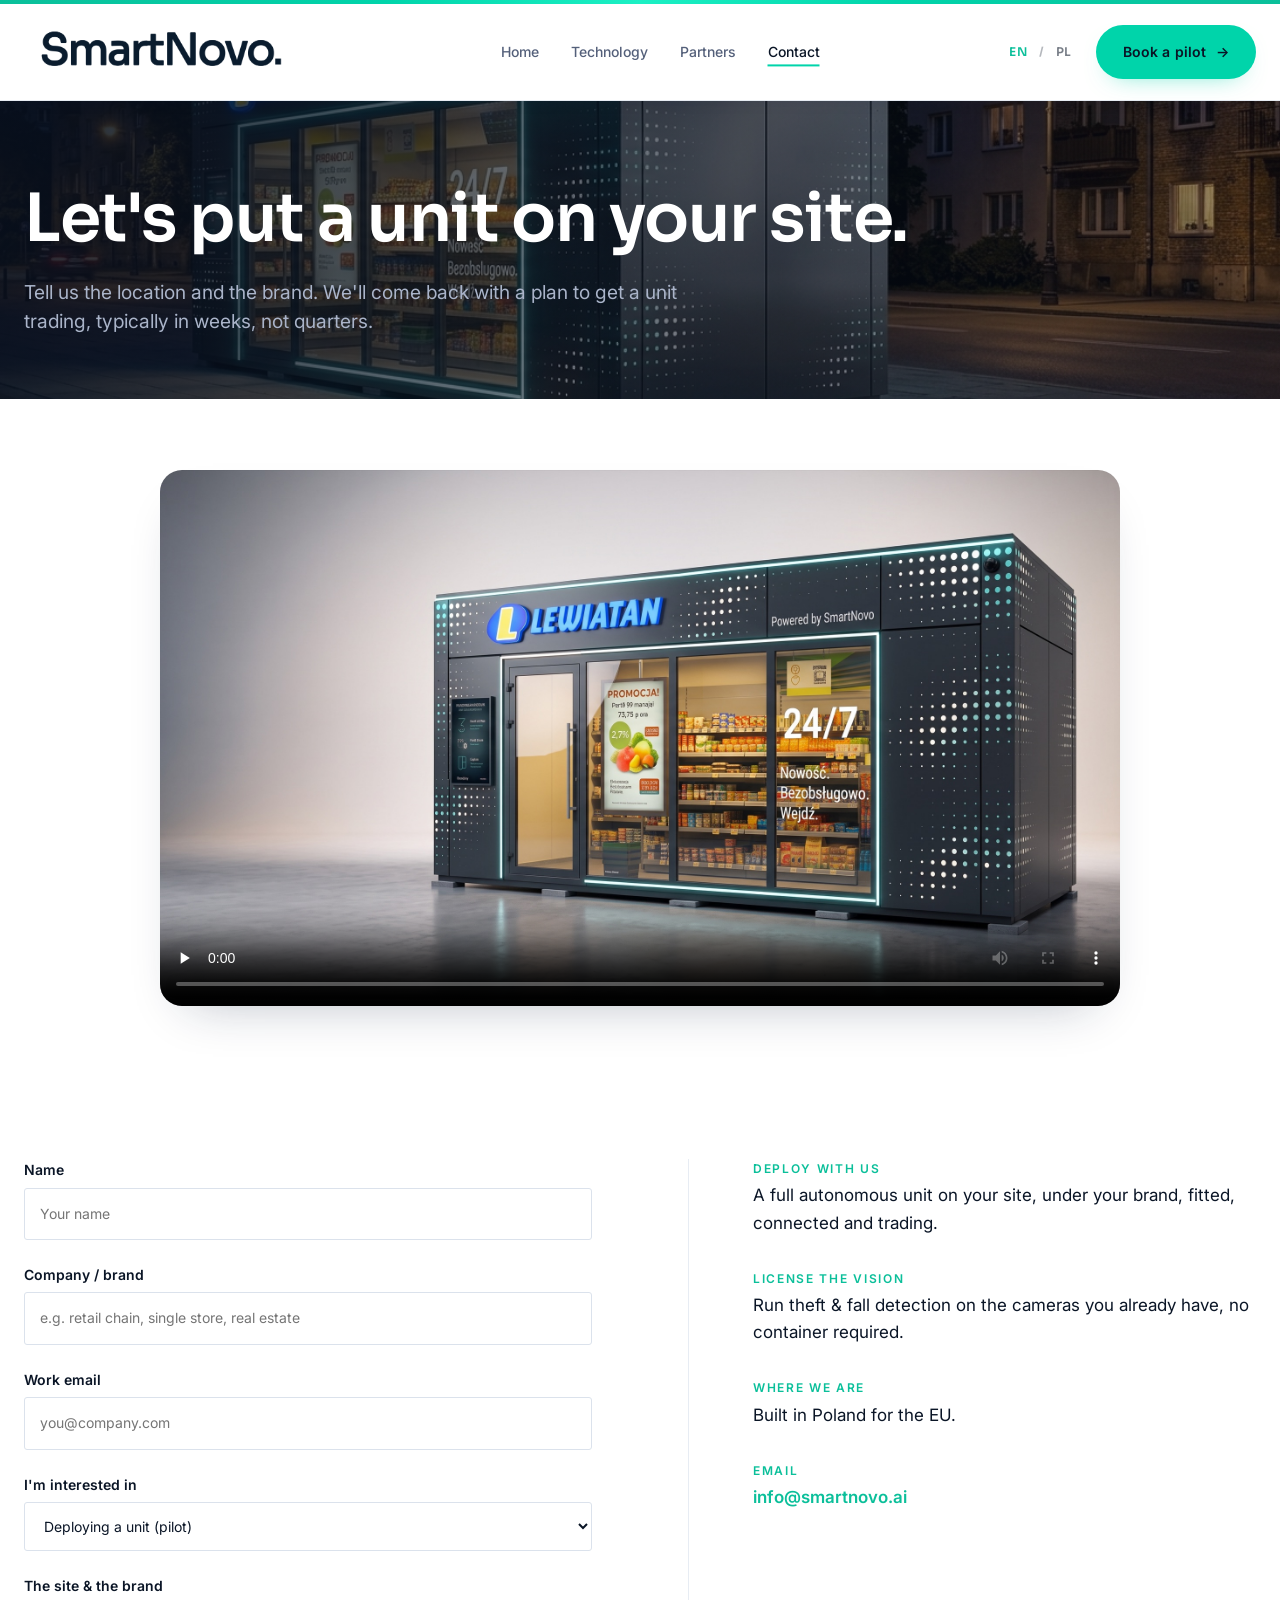
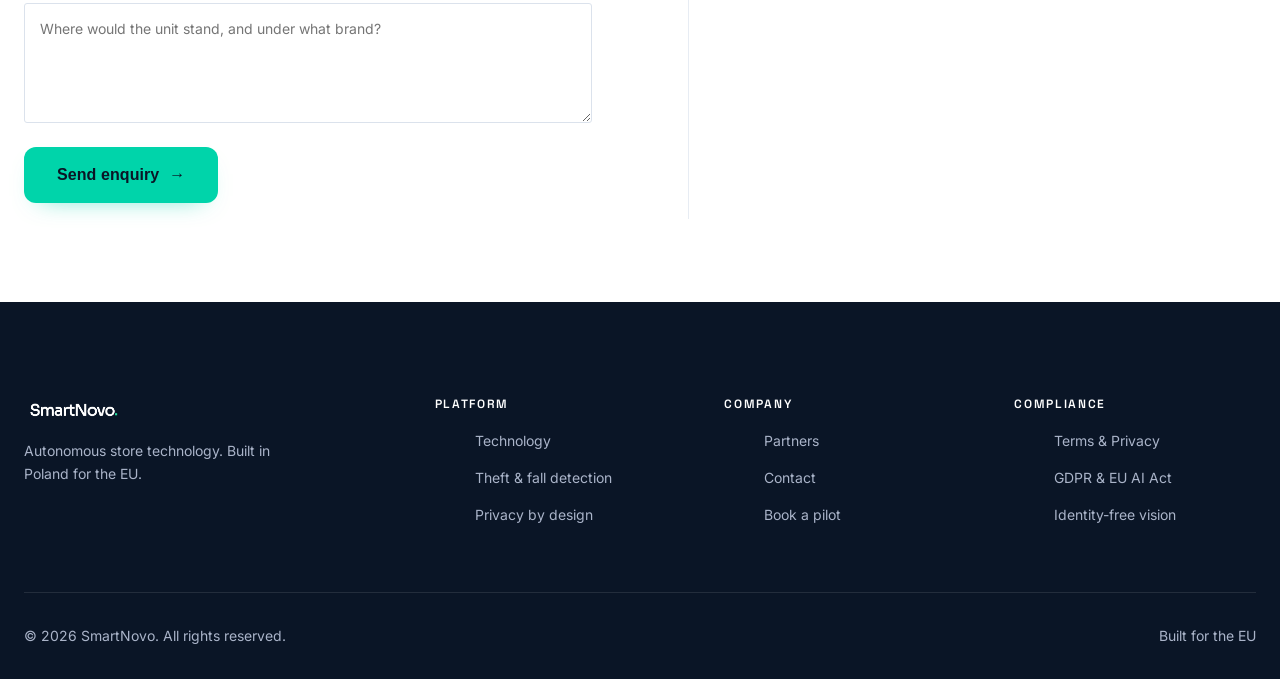
<file: contact.html>
<!DOCTYPE html>
<html lang="en">
<head>
<meta charset="UTF-8">
<meta name="viewport" content="width=device-width, initial-scale=1.0">
<title>Contact · SmartNovo</title>
<meta name="description" content="Book a pilot or become a partner. Tell us the site and the brand, and we'll show you a unit trading in weeks.">
<link rel="icon" href="assets/img/favicon.svg" type="image/svg+xml">
<link rel="preconnect" href="https://fonts.googleapis.com">
<link rel="preconnect" href="https://fonts.gstatic.com" crossorigin>
<link href="https://fonts.googleapis.com/css2?family=Sora:wght@400;500;600;700;800&family=Inter:wght@400;500;600;700&family=Space+Grotesk:wght@500;600;700&display=swap" rel="stylesheet">
<link rel="stylesheet" href="css/style.css">
</head>
<body>

<div class="led-topbar"><div class="led-strip"></div></div>

<header class="site-header solid" id="siteHeader">
  <div class="wrap nav">
    <a class="brand" href="index.html" aria-label="SmartNovo home">
      <img class="logo logo--ink" src="assets/img/logo/wordmark-ink.png" alt="SmartNovo">
      <img class="logo logo--white" src="assets/img/logo/wordmark-white.png" alt="SmartNovo">
    </a>
    <nav aria-label="Primary">
      <ul class="nav-links" id="navLinks">
        <li><a href="index.html">Home</a></li>
        <li><a href="product.html">Technology</a></li>
        <li><a href="partners.html">Partners</a></li>
        <li><a href="contact.html" aria-current="page">Contact</a></li>
      </ul>
    </nav>
    <div class="nav-cta">
      <div class="lang-switch"><a href="contact.html" class="active">EN</a><span class="sep">/</span><a href="pl/contact.html">PL</a></div>
      <a class="btn btn--primary" href="contact.html">Book a pilot <span class="arr">→</span></a>
      <button class="burger" id="burger" aria-label="Menu" aria-expanded="false" aria-controls="navLinks"><span></span><span></span><span></span></button>
    </div>
  </div>
</header>

<main>

<section class="section dark dot-edge contact-hero" style="padding-block:calc(var(--s8) + 40px) var(--s6); background-image:url(assets/img/store-street-night.png); background-size:cover; background-position:center">
  <div class="wrap reveal in" style="position:relative;z-index:2">
    <h1 style="font-size:var(--fs-h1);max-width:18ch;margin-top:var(--s2)">Let's put a unit on your site.</h1>
    <p class="lead" style="margin-top:var(--s3)">Tell us the location and the brand. We'll come back with a plan to get a unit trading, typically in weeks, not quarters.</p>
  </div>
</section>
<section class="section--tight">
  <div class="wrap reveal">
    <div class="team-photo" style="max-width:960px; margin-inline:auto">
      <video controls playsinline poster="assets/img/unit-render.jpg" preload="none" data-mobile-src="assets/video/smartnovo-ad-720.mp4" style="width:100%; display:block">
        <source src="assets/video/smartnovo-ad.mp4" type="video/mp4">
      </video>
    </div>
  </div>
</section>
<section class="section white" id="form">
  <div class="wrap contact reveal">
    <div>


      <!-- Static demo form. Wire to your handler (Formspree / backend) via the action attribute. -->
      <form id="contactForm" novalidate>
        <div class="field">
          <label for="name">Name</label>
          <input id="name" name="name" type="text" autocomplete="name" required placeholder="Your name">
        </div>
        <div class="field">
          <label for="company">Company / brand</label>
          <input id="company" name="company" type="text" autocomplete="organization" placeholder="e.g. retail chain, single store, real estate">
        </div>
        <div class="field">
          <label for="email">Work email</label>
          <input id="email" name="email" type="email" autocomplete="email" required placeholder="you@company.com">
        </div>
        <div class="field">
          <label for="interest">I'm interested in</label>
          <select id="interest" name="interest">
            <option>Deploying a unit (pilot)</option>
            <option>Licensing the vision module onto existing cameras</option>
            <option>Becoming a partner</option>
            <option>Something else</option>
          </select>
        </div>
        <div class="field">
          <label for="message">The site &amp; the brand</label>
          <textarea id="message" name="message" rows="4" placeholder="Where would the unit stand, and under what brand?"></textarea>
        </div>
        <button class="btn btn--primary btn--lg" type="submit">Send enquiry <span class="arr">→</span></button>
        <p id="formNote" role="status" style="margin-top:var(--s2); font-size:var(--fs-sm); color:var(--muted)"></p>
      </form>
    </div>

    <aside class="contact-aside">
      <dl>
        <div>
          <dt>Deploy with us</dt>
          <dd>A full autonomous unit on your site, under your brand, fitted, connected and trading.</dd>
        </div>
        <div>
          <dt>License the vision</dt>
          <dd>Run theft &amp; fall detection on the cameras you already have, no container required.</dd>
        </div>
        <div>
          <dt>Where we are</dt>
          <dd>Built in Poland for the EU.</dd>
        </div>
        <div>
          <dt>Email</dt>
          <dd><a href="mailto:info@smartnovo.ai" style="color:var(--teal-dim); font-weight:600">info@smartnovo.ai</a></dd>
        </div>
      </dl>
    </aside>
  </div>
</section>

</main>

<footer class="site-footer dot-edge">
  <div class="wrap reveal">
    <div class="foot-top">
      <div>
        <a class="brand" href="index.html"><img class="logo" src="assets/img/logo/wordmark-white.png" alt="SmartNovo"></a>
        <p>Autonomous store technology. Built in Poland for the EU.</p>
      </div>
      <div class="foot-col"><h4>Platform</h4><ul>
        <li><a href="product.html">Technology</a></li>
        <li><a href="product.html#cv">Theft &amp; fall detection</a></li>
        <li><a href="product.html#privacy">Privacy by design</a></li>
      </ul></div>
      <div class="foot-col"><h4>Company</h4><ul>
        <li><a href="partners.html">Partners</a></li>
        <li><a href="contact.html">Contact</a></li>
        <li><a href="contact.html">Book a pilot</a></li>
      </ul></div>
      <div class="foot-col"><h4>Compliance</h4><ul>
        <li><a href="regulation/">Terms &amp; Privacy</a></li>
        <li><a href="product.html#privacy">GDPR &amp; EU AI Act</a></li>
        <li><a href="product.html#privacy">Identity-free vision</a></li>
      </ul></div>
    </div>
    <div class="foot-bottom">
      <span>© 2026 SmartNovo. All rights reserved.</span>
      <span>Built for the EU</span>
    </div>
  </div>
</footer>

<script src="js/main.js"></script>
<script>
  // Routes each enquiry to info@smartnovo.ai by opening a pre-filled email.
  var f = document.getElementById('contactForm');
  if (f) f.addEventListener('submit', function (e) {
    e.preventDefault();
    var note = document.getElementById('formNote');
    var val = function (id) { var el = document.getElementById(id); return el ? el.value.trim() : ''; };
    var name = val('name'), email = val('email');
    if (!name || !email || !/.+@.+\..+/.test(email)) {
      note.textContent = 'Please add your name and a valid email.';
      note.style.color = '#c2453a'; return;
    }
    var body =
      'Name: ' + name + '\n' +
      'Company / brand: ' + val('company') + '\n' +
      'Work email: ' + email + '\n' +
      'Interested in: ' + val('interest') + '\n\n' +
      'The site & the brand:\n' + val('message') + '\n';
    window.location.href = 'mailto:info@smartnovo.ai'
      + '?subject=' + encodeURIComponent('SmartNovo enquiry — ' + name)
      + '&body=' + encodeURIComponent(body);
    note.textContent = 'Opening your email app to send this to info@smartnovo.ai…';
    note.style.color = 'var(--teal-dim)';
  });
</script>
</body>
</html>
</file>
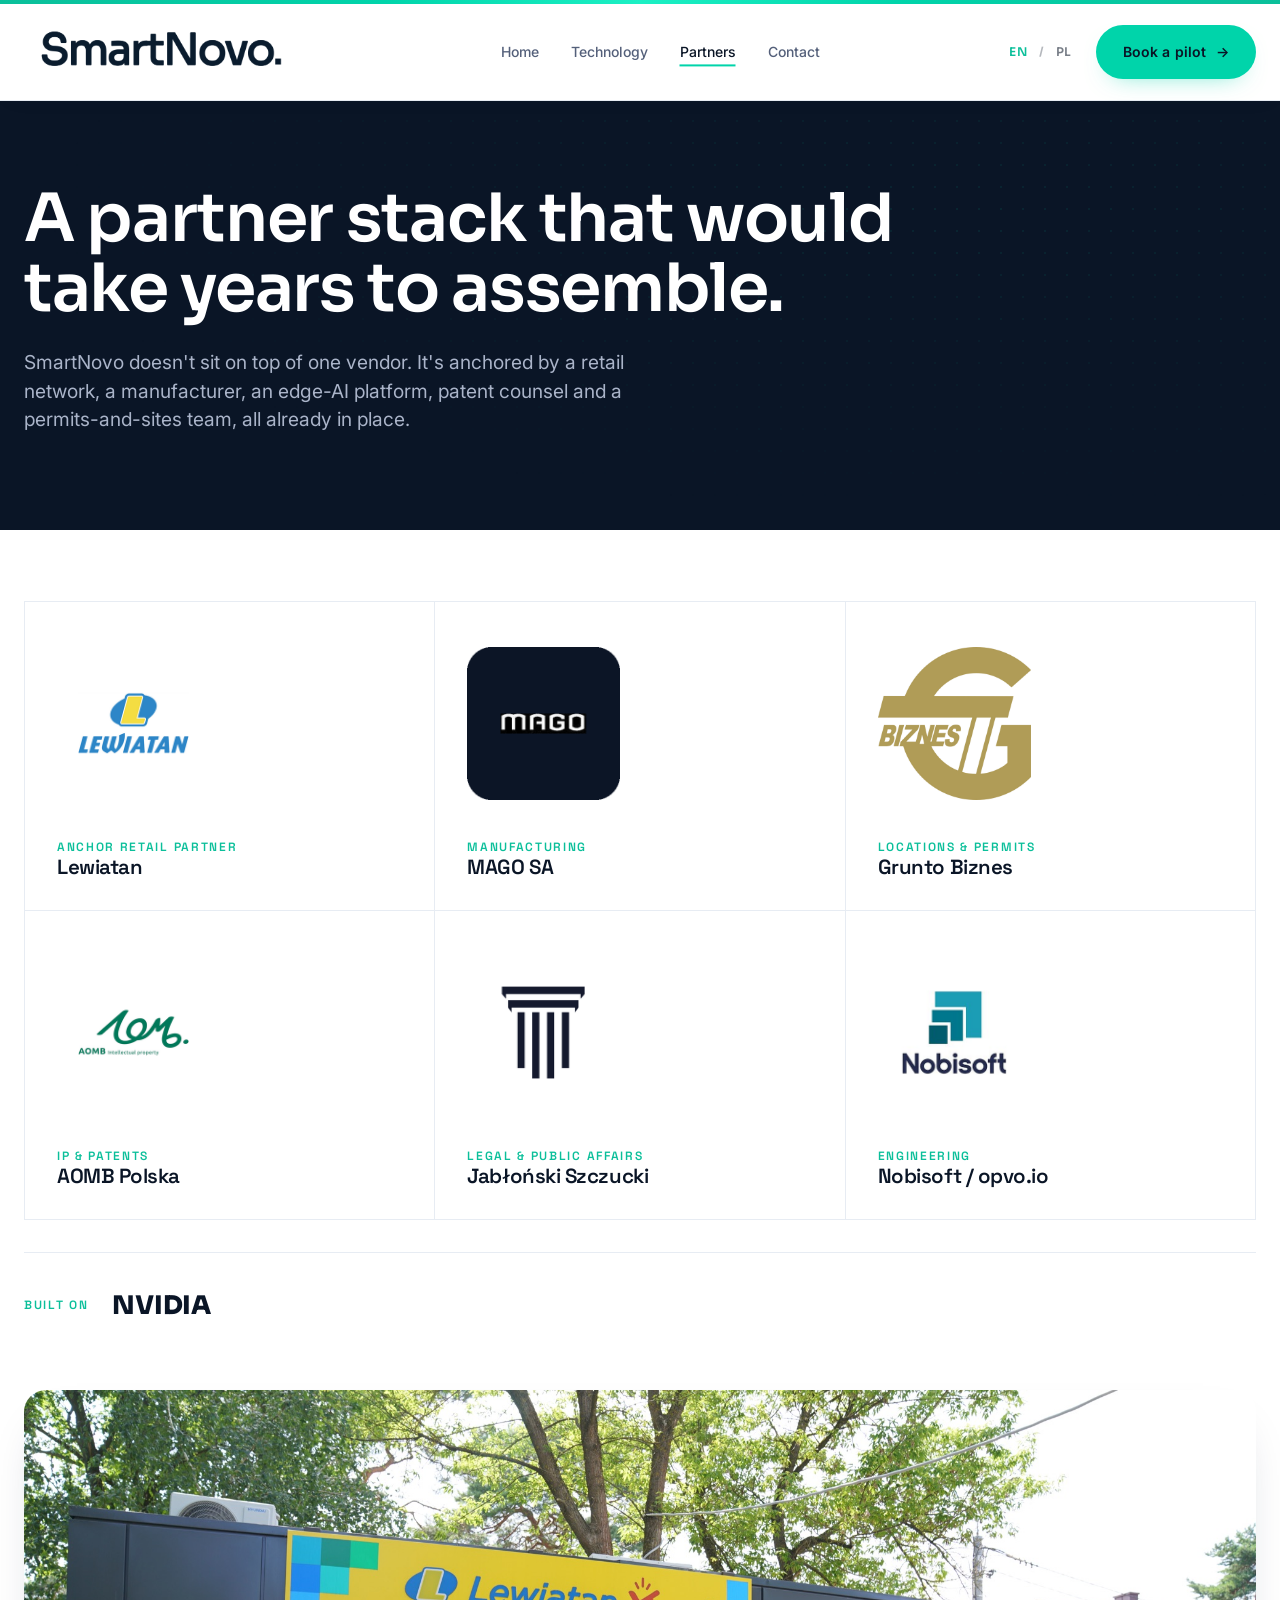
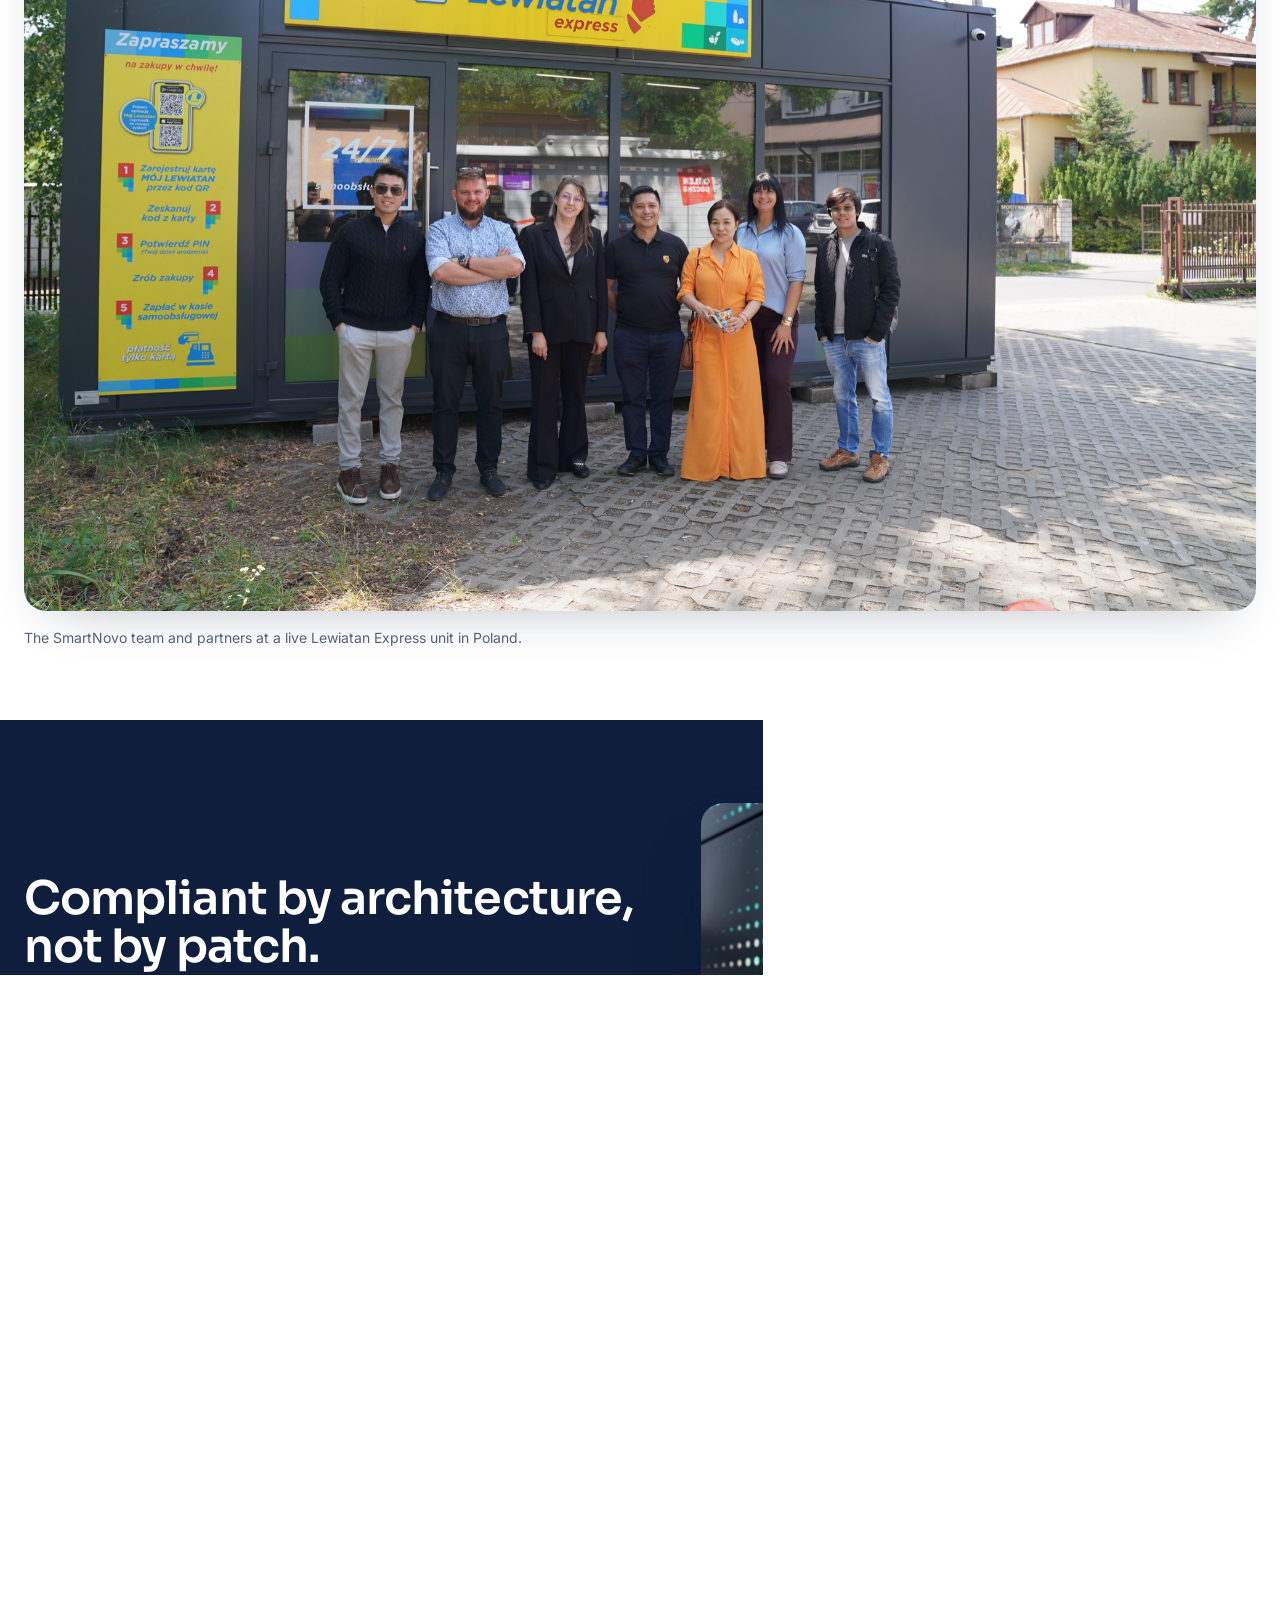
<file: partners.html>
<!DOCTYPE html>
<html lang="en">
<head>
<meta charset="UTF-8">
<meta name="viewport" content="width=device-width, initial-scale=1.0">
<title>Partners · SmartNovo</title>
<meta name="description" content="A partner stack that would take years to assemble: Lewiatan, MAGO SA, Grunto Biznes, AOMB Polska, Jabłoński Szczucki, Nobisoft / opvo.io and NVIDIA.">
<link rel="icon" href="assets/img/favicon.svg" type="image/svg+xml">
<link rel="preconnect" href="https://fonts.googleapis.com">
<link rel="preconnect" href="https://fonts.gstatic.com" crossorigin>
<link href="https://fonts.googleapis.com/css2?family=Sora:wght@400;500;600;700;800&family=Inter:wght@400;500;600;700&family=Space+Grotesk:wght@500;600;700&display=swap" rel="stylesheet">
<link rel="stylesheet" href="css/style.css">
</head>
<body>

<div class="led-topbar"><div class="led-strip"></div></div>

<header class="site-header solid" id="siteHeader">
  <div class="wrap nav">
    <a class="brand" href="index.html" aria-label="SmartNovo home">
      <img class="logo logo--ink" src="assets/img/logo/wordmark-ink.png" alt="SmartNovo">
      <img class="logo logo--white" src="assets/img/logo/wordmark-white.png" alt="SmartNovo">
    </a>
    <nav aria-label="Primary">
      <ul class="nav-links" id="navLinks">
        <li><a href="index.html">Home</a></li>
        <li><a href="product.html">Technology</a></li>
        <li><a href="partners.html" aria-current="page">Partners</a></li>
        <li><a href="contact.html">Contact</a></li>
      </ul>
    </nav>
    <div class="nav-cta">
      <div class="lang-switch"><a href="partners.html" class="active">EN</a><span class="sep">/</span><a href="pl/partners.html">PL</a></div>
      <a class="btn btn--primary" href="contact.html">Book a pilot <span class="arr">→</span></a>
      <button class="burger" id="burger" aria-label="Menu" aria-expanded="false" aria-controls="navLinks"><span></span><span></span><span></span></button>
    </div>
  </div>
</header>

<main>

<section class="section dark dot-edge" style="padding-block:calc(var(--s8) + 40px) var(--s7)">
  <div class="hero__dots" style="opacity:.4"></div>
  <div class="wrap reveal in" style="position:relative;z-index:2">
    <h1 style="font-size:var(--fs-h1);max-width:20ch;margin-top:var(--s2)">A partner stack that would take years to assemble.</h1>
    <p class="lead" style="margin-top:var(--s3)">SmartNovo doesn't sit on top of one vendor. It's anchored by a retail network, a manufacturer, an
       edge-AI platform, patent counsel and a permits-and-sites team, all already in place.</p>
  </div>
</section>

<section class="section--tight">
  <div class="wrap reveal">
    <div class="partner-grid reveal-stagger">
      <div class="p">
        <div class="p-logo"><img src="assets/img/partners/p_lewiatan.png" alt="Lewiatan logo"></div>
        <span class="role">Anchor retail partner</span>
        <h3>Lewiatan</h3>
      </div>
      <div class="p">
        <div class="p-logo"><img src="assets/img/partners/p_mago.png" alt="MAGO SA logo"></div>
        <span class="role">Manufacturing</span>
        <h3>MAGO SA</h3>
      </div>
      <div class="p">
        <div class="p-logo"><img src="assets/img/partners/p_grunto.png" alt="Grunto Biznes logo"></div>
        <span class="role">Locations &amp; permits</span>
        <h3>Grunto Biznes</h3>
      </div>
      <div class="p">
        <div class="p-logo"><img src="assets/img/partners/p_aomb.png" alt="AOMB Polska logo"></div>
        <span class="role">IP &amp; patents</span>
        <h3>AOMB Polska</h3>
      </div>
      <div class="p">
        <div class="p-logo"><img src="assets/img/partners/p_jablonski.png" alt="Jabłoński Szczucki logo"></div>
        <span class="role">Legal &amp; public affairs</span>
        <h3>Jabłoński Szczucki</h3>
      </div>
      <div class="p">
        <div class="p-logo"><img src="assets/img/partners/p_nobisoft.png" alt="Nobisoft / opvo.io logo"></div>
        <span class="role">Engineering</span>
        <h3>Nobisoft / opvo.io</h3>
      </div>
    </div>
    <div class="built-on reveal">
      <span class="role">Built on</span>
      <span class="built-on__name txt">NVIDIA</span>
    </div>

    <div class="reveal" style="margin-top:var(--s6)">
      <div class="team-photo">
        <img src="assets/img/team-photo.jpg" alt="The SmartNovo team and partners in front of a live Lewiatan Express unit" loading="lazy">
      </div>
      <p class="team-note">The SmartNovo team and partners at a live Lewiatan Express unit in Poland.</p>
    </div>
  </div>
</section>

<!-- BUILT ON / strip -->
<section class="section navy dot-panel">
  <div class="wrap split reveal">
    <div>
      <h2>Compliant by architecture, not by patch.</h2>
      <p class="lead">Because the vision stack never identifies a face, SmartNovo is built to GDPR and EU AI Act
         requirements from day one, while approaches built on facial recognition have to re-engineer to catch up.</p>
    </div>
    <div class="split__media">
      <img src="assets/img/store-scan-enter.jpg" alt="Customer entering a Lewiatan SmartNovo unit">
    </div>
  </div>
</section>

<!-- BECOME A PARTNER -->
<section class="section dark cta-band dot-panel">
  <div class="wrap reveal">
    <h2>Bring your brand, network or site to the platform.</h2>
    <p class="lead">Whether you run a retail chain, single stores, forecourts or real estate, there's a way in.</p>
    <div class="row">
      <a class="btn btn--primary btn--lg" href="contact.html">Become a partner <span class="arr">→</span></a>
      <a class="btn btn--ghost btn--lg" href="product.html#cv">See the technology</a>
    </div>
  </div>
</section>

</main>

<footer class="site-footer dot-edge">
  <div class="wrap reveal">
    <div class="foot-top">
      <div>
        <a class="brand" href="index.html"><img class="logo" src="assets/img/logo/wordmark-white.png" alt="SmartNovo"></a>
        <p>Autonomous store technology. Built in Poland for the EU.</p>
      </div>
      <div class="foot-col"><h4>Platform</h4><ul>
        <li><a href="product.html">Technology</a></li>
        <li><a href="product.html#cv">Theft &amp; fall detection</a></li>
        <li><a href="product.html#privacy">Privacy by design</a></li>
      </ul></div>
      <div class="foot-col"><h4>Company</h4><ul>
        <li><a href="partners.html">Partners</a></li>
        <li><a href="contact.html">Contact</a></li>
        <li><a href="contact.html">Book a pilot</a></li>
      </ul></div>
      <div class="foot-col"><h4>Compliance</h4><ul>
        <li><a href="regulation/">Terms &amp; Privacy</a></li>
        <li><a href="product.html#privacy">GDPR &amp; EU AI Act</a></li>
        <li><a href="product.html#privacy">Identity-free vision</a></li>
      </ul></div>
    </div>
    <div class="foot-bottom">
      <span>© 2026 SmartNovo. All rights reserved.</span>
      <span>Built for the EU</span>
    </div>
  </div>
</footer>

<script src="js/main.js"></script>
</body>
</html>
</file>
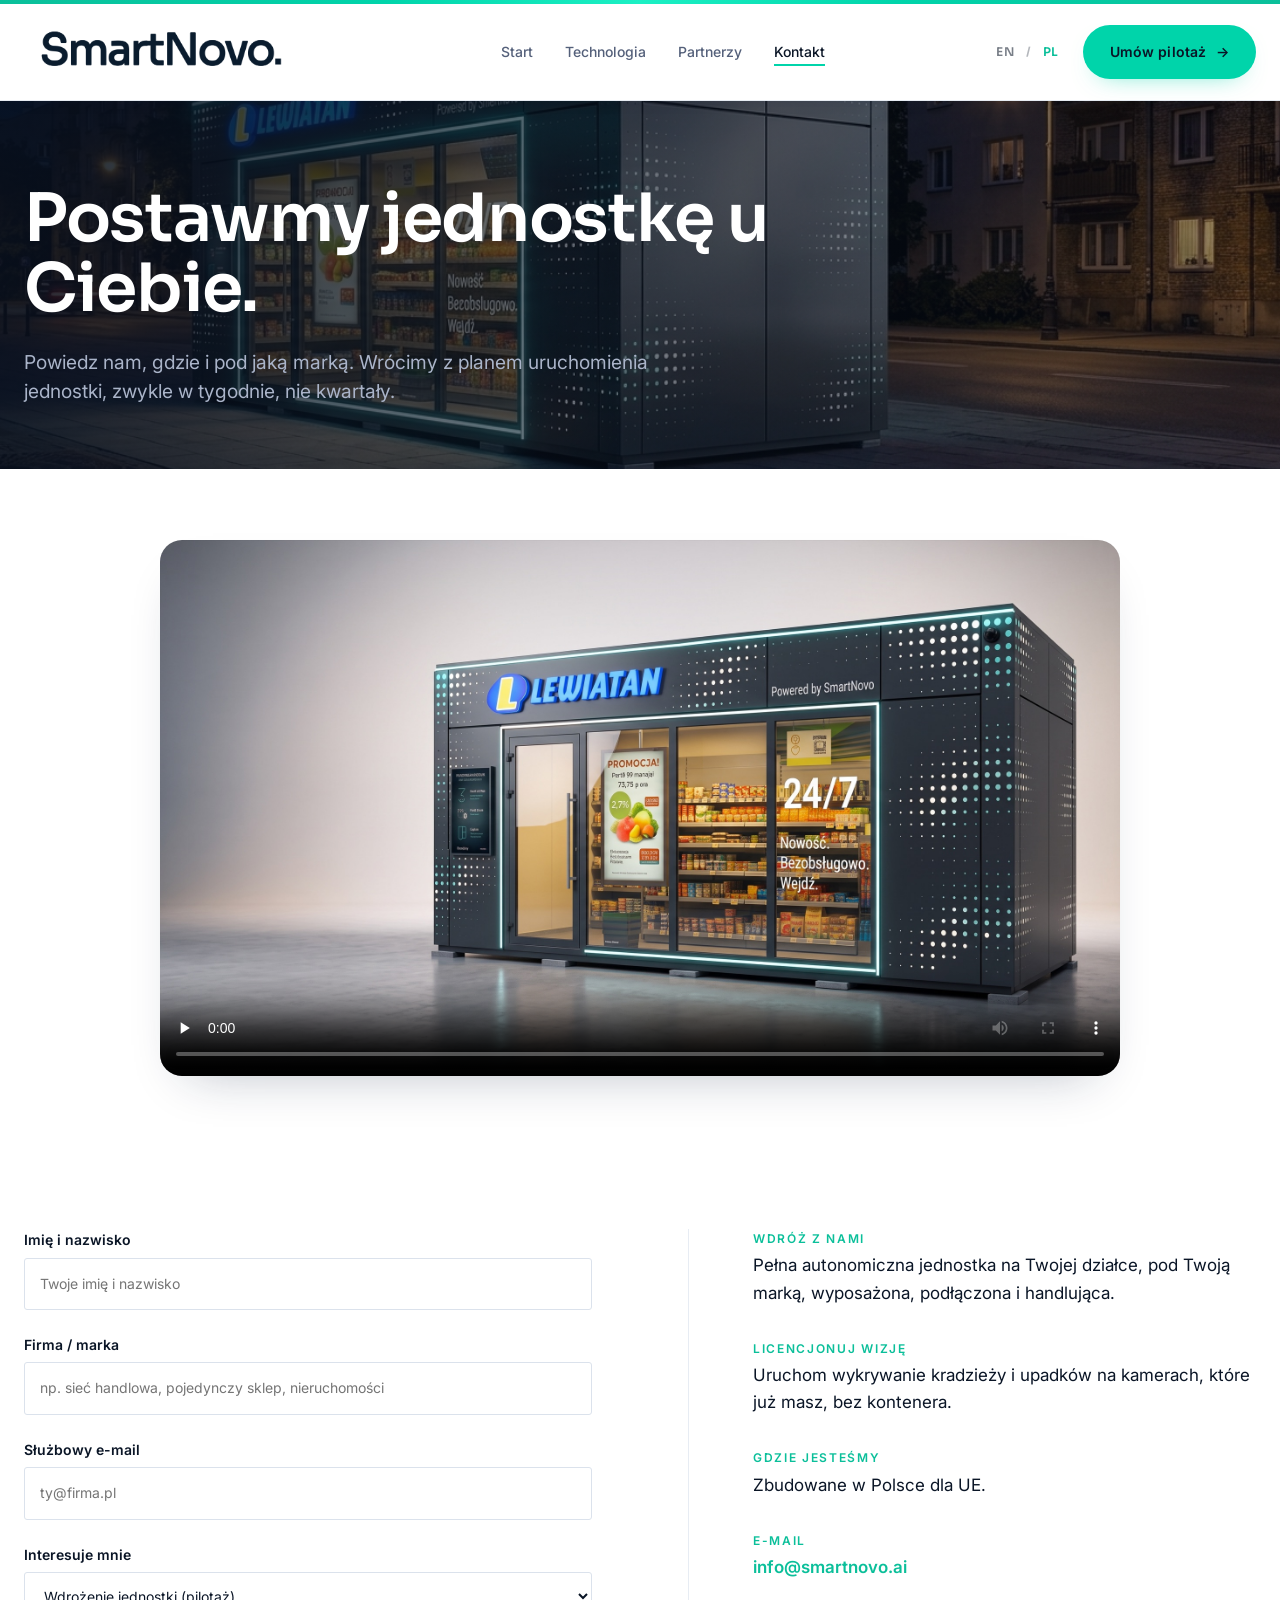
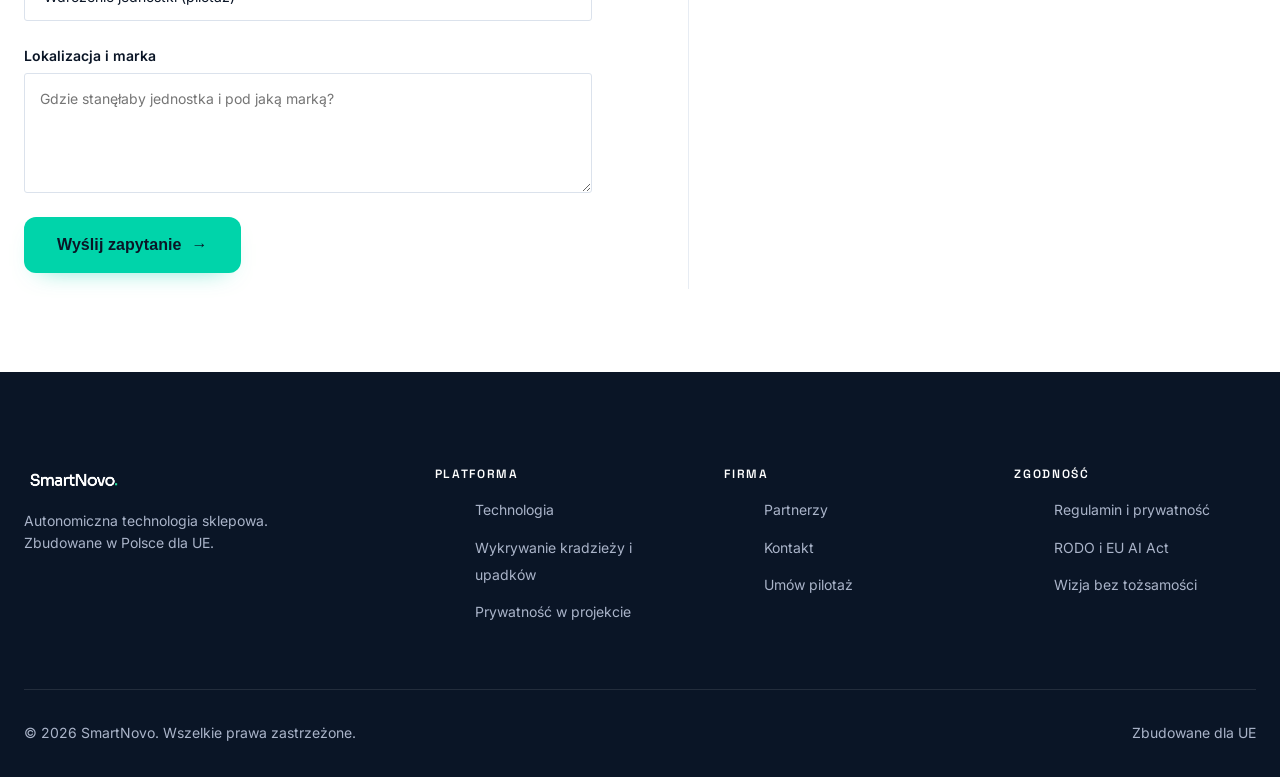
<file: pl/contact.html>
<!DOCTYPE html>
<html lang="pl">
<head>
<meta charset="UTF-8">
<meta name="viewport" content="width=device-width, initial-scale=1.0">
<title>Kontakt · SmartNovo</title>
<meta name="description" content="Umów pilotaż lub zostań partnerem. Powiedz nam, gdzie i pod jaką marką, a pokażemy jednostkę handlującą w tygodnie.">
<link rel="icon" href="../assets/img/favicon.svg" type="image/svg+xml">
<link rel="preconnect" href="https://fonts.googleapis.com">
<link rel="preconnect" href="https://fonts.gstatic.com" crossorigin>
<link href="https://fonts.googleapis.com/css2?family=Sora:wght@400;500;600;700;800&family=Inter:wght@400;500;600;700&family=Space+Grotesk:wght@500;600;700&display=swap" rel="stylesheet">
<link rel="stylesheet" href="../css/style.css">
</head>
<body>

<div class="led-topbar"><div class="led-strip"></div></div>

<header class="site-header solid" id="siteHeader">
  <div class="wrap nav">
    <a class="brand" href="index.html" aria-label="SmartNovo — strona główna">
      <img class="logo logo--ink" src="../assets/img/logo/wordmark-ink.png" alt="SmartNovo">
      <img class="logo logo--white" src="../assets/img/logo/wordmark-white.png" alt="SmartNovo">
    </a>
    <nav aria-label="Główna">
      <ul class="nav-links" id="navLinks">
        <li><a href="index.html">Start</a></li>
        <li><a href="product.html">Technologia</a></li>
        <li><a href="partners.html">Partnerzy</a></li>
        <li><a href="contact.html" aria-current="page">Kontakt</a></li>
      </ul>
    </nav>
    <div class="nav-cta">
      <div class="lang-switch"><a href="../contact.html">EN</a><span class="sep">/</span><a href="contact.html" class="active">PL</a></div>
      <a class="btn btn--primary" href="contact.html">Umów pilotaż <span class="arr">→</span></a>
      <button class="burger" id="burger" aria-label="Menu" aria-expanded="false" aria-controls="navLinks"><span></span><span></span><span></span></button>
    </div>
  </div>
</header>

<main>

<section class="section dark dot-edge contact-hero" style="padding-block:calc(var(--s8) + 40px) var(--s6); background-image:url(../assets/img/store-street-night.png); background-size:cover; background-position:center">
  <div class="wrap reveal in" style="position:relative;z-index:2">
    <h1 style="font-size:var(--fs-h1);max-width:18ch;margin-top:var(--s2)">Postawmy jednostkę u Ciebie.</h1>
    <p class="lead" style="margin-top:var(--s3)">Powiedz nam, gdzie i pod jaką marką. Wrócimy z planem uruchomienia jednostki, zwykle w tygodnie, nie kwartały.</p>
  </div>
</section>
<section class="section--tight">
  <div class="wrap reveal">
    <div class="team-photo" style="max-width:960px; margin-inline:auto">
      <video controls playsinline poster="../assets/img/unit-render.jpg" preload="none" data-mobile-src="../assets/video/smartnovo-ad-720.mp4" style="width:100%; display:block">
        <source src="../assets/video/smartnovo-ad.mp4" type="video/mp4">
      </video>
    </div>
  </div>
</section>
<section class="section white" id="form">
  <div class="wrap contact reveal">
    <div>
      <!-- Formularz demonstracyjny. Podłącz do swojego handlera (Formspree / backend) przez atrybut action. -->
      <form id="contactForm" novalidate>
        <div class="field">
          <label for="name">Imię i nazwisko</label>
          <input id="name" name="name" type="text" autocomplete="name" required placeholder="Twoje imię i nazwisko">
        </div>
        <div class="field">
          <label for="company">Firma / marka</label>
          <input id="company" name="company" type="text" autocomplete="organization" placeholder="np. sieć handlowa, pojedynczy sklep, nieruchomości">
        </div>
        <div class="field">
          <label for="email">Służbowy e-mail</label>
          <input id="email" name="email" type="email" autocomplete="email" required placeholder="ty@firma.pl">
        </div>
        <div class="field">
          <label for="interest">Interesuje mnie</label>
          <select id="interest" name="interest">
            <option>Wdrożenie jednostki (pilotaż)</option>
            <option>Licencja modułu wizji na istniejących kamerach</option>
            <option>Zostanie partnerem</option>
            <option>Coś innego</option>
          </select>
        </div>
        <div class="field">
          <label for="message">Lokalizacja i marka</label>
          <textarea id="message" name="message" rows="4" placeholder="Gdzie stanęłaby jednostka i pod jaką marką?"></textarea>
        </div>
        <button class="btn btn--primary btn--lg" type="submit">Wyślij zapytanie <span class="arr">→</span></button>
        <p id="formNote" role="status" style="margin-top:var(--s2); font-size:var(--fs-sm); color:var(--muted)"></p>
      </form>
    </div>

    <aside class="contact-aside">
      <dl>
        <div>
          <dt>Wdróż z nami</dt>
          <dd>Pełna autonomiczna jednostka na Twojej działce, pod Twoją marką, wyposażona, podłączona i handlująca.</dd>
        </div>
        <div>
          <dt>Licencjonuj wizję</dt>
          <dd>Uruchom wykrywanie kradzieży i upadków na kamerach, które już masz, bez kontenera.</dd>
        </div>
        <div>
          <dt>Gdzie jesteśmy</dt>
          <dd>Zbudowane w Polsce dla UE.</dd>
        </div>
        <div>
          <dt>E-mail</dt>
          <dd><a href="mailto:info@smartnovo.ai" style="color:var(--teal-dim); font-weight:600">info@smartnovo.ai</a></dd>
        </div>
      </dl>
    </aside>
  </div>
</section>

</main>

<footer class="site-footer dot-edge">
  <div class="wrap reveal">
    <div class="foot-top">
      <div>
        <a class="brand" href="index.html"><img class="logo" src="../assets/img/logo/wordmark-white.png" alt="SmartNovo"></a>
        <p>Autonomiczna technologia sklepowa. Zbudowane w Polsce dla UE.</p>
      </div>
      <div class="foot-col"><h4>Platforma</h4><ul>
        <li><a href="product.html">Technologia</a></li>
        <li><a href="product.html#cv">Wykrywanie kradzieży i upadków</a></li>
        <li><a href="product.html#privacy">Prywatność w projekcie</a></li>
      </ul></div>
      <div class="foot-col"><h4>Firma</h4><ul>
        <li><a href="partners.html">Partnerzy</a></li>
        <li><a href="contact.html">Kontakt</a></li>
        <li><a href="contact.html">Umów pilotaż</a></li>
      </ul></div>
      <div class="foot-col"><h4>Zgodność</h4><ul>
        <li><a href="../regulation/">Regulamin i prywatność</a></li>
        <li><a href="product.html#privacy">RODO i EU AI Act</a></li>
        <li><a href="product.html#privacy">Wizja bez tożsamości</a></li>
      </ul></div>
    </div>
    <div class="foot-bottom">
      <span>© 2026 SmartNovo. Wszelkie prawa zastrzeżone.</span>
      <span>Zbudowane dla UE</span>
    </div>
  </div>
</footer>

<script src="../js/main.js"></script>
<script>
  // Kieruje każde zapytanie na info@smartnovo.ai, otwierając gotowy e-mail.
  var f = document.getElementById('contactForm');
  if (f) f.addEventListener('submit', function (e) {
    e.preventDefault();
    var note = document.getElementById('formNote');
    var val = function (id) { var el = document.getElementById(id); return el ? el.value.trim() : ''; };
    var name = val('name'), email = val('email');
    if (!name || !email || !/.+@.+\..+/.test(email)) {
      note.textContent = 'Podaj imię i nazwisko oraz prawidłowy adres e-mail.';
      note.style.color = '#c2453a'; return;
    }
    var body =
      'Imię i nazwisko: ' + name + '\n' +
      'Firma / marka: ' + val('company') + '\n' +
      'Służbowy e-mail: ' + email + '\n' +
      'Interesuje mnie: ' + val('interest') + '\n\n' +
      'Lokalizacja i marka:\n' + val('message') + '\n';
    window.location.href = 'mailto:info@smartnovo.ai'
      + '?subject=' + encodeURIComponent('Zapytanie SmartNovo — ' + name)
      + '&body=' + encodeURIComponent(body);
    note.textContent = 'Otwieram Twój program pocztowy, aby wysłać wiadomość na info@smartnovo.ai…';
    note.style.color = 'var(--teal-dim)';
  });
</script>
</body>
</html>
</file>
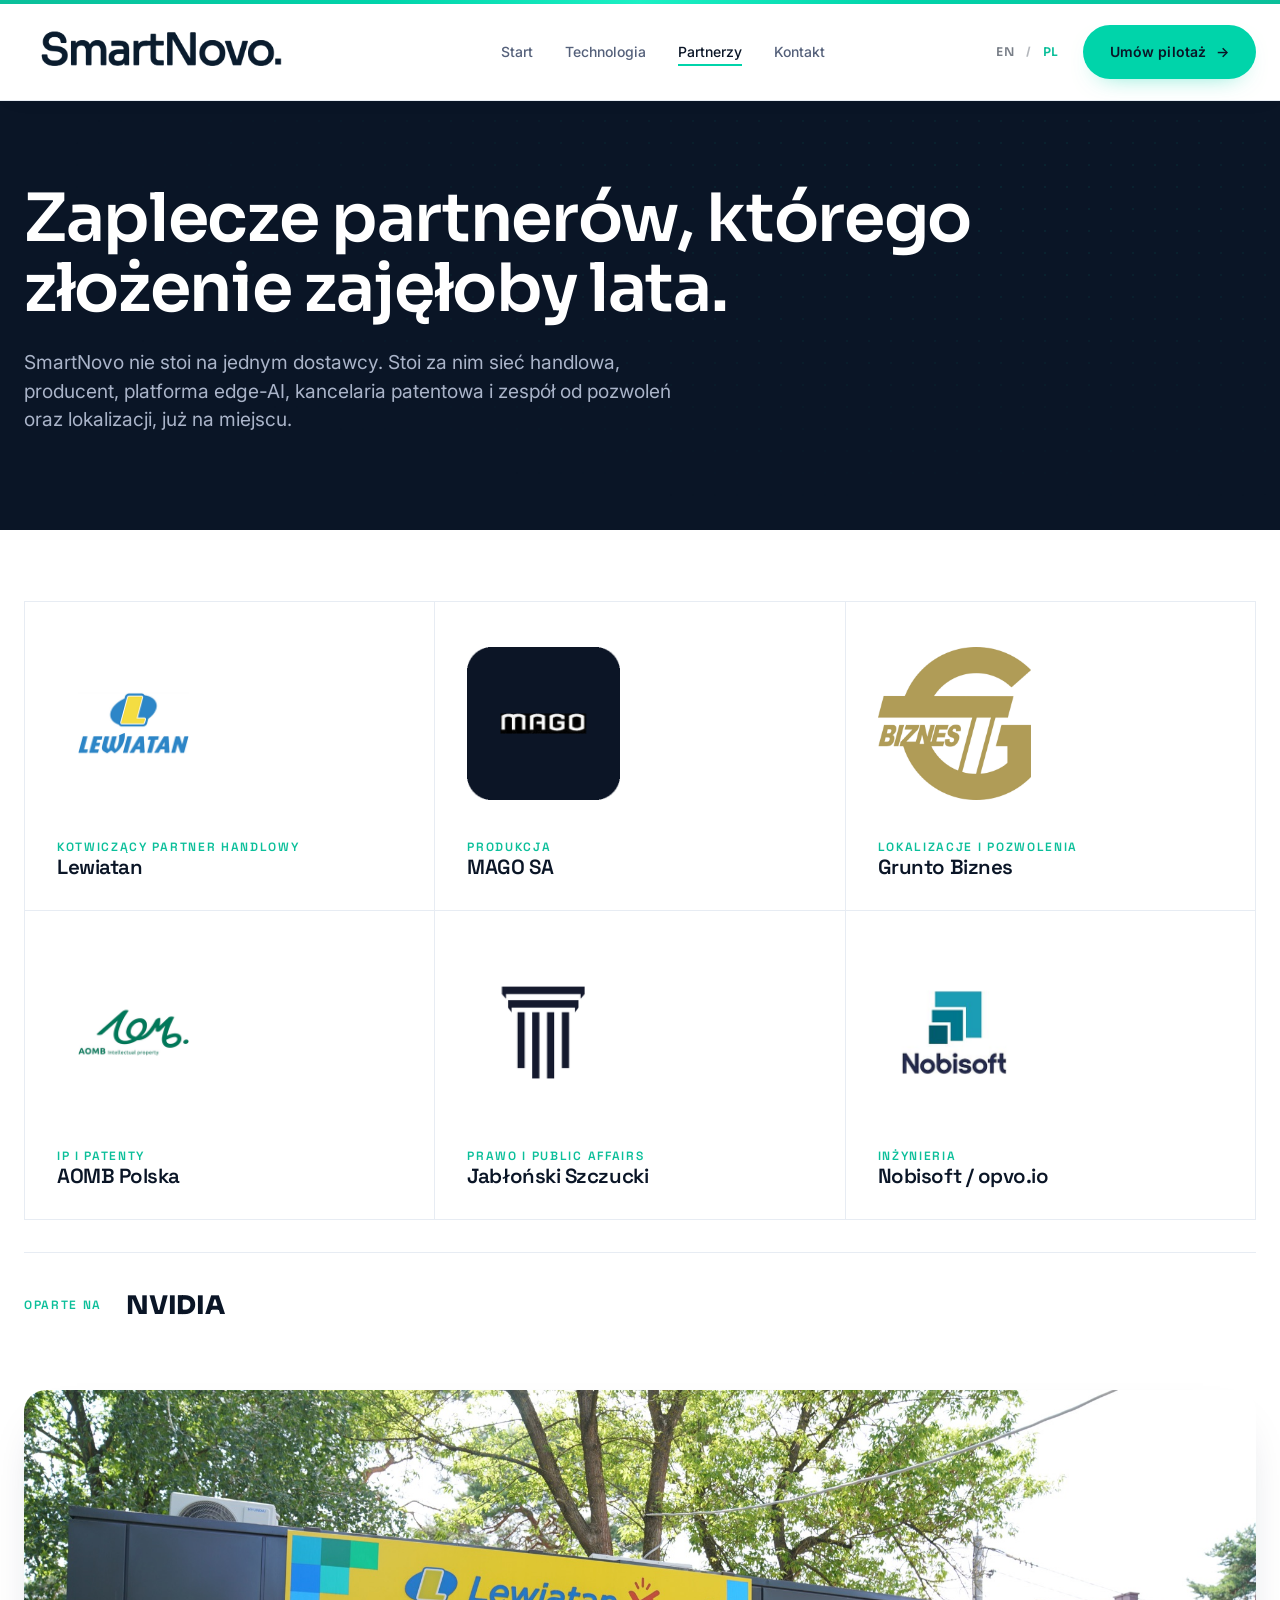
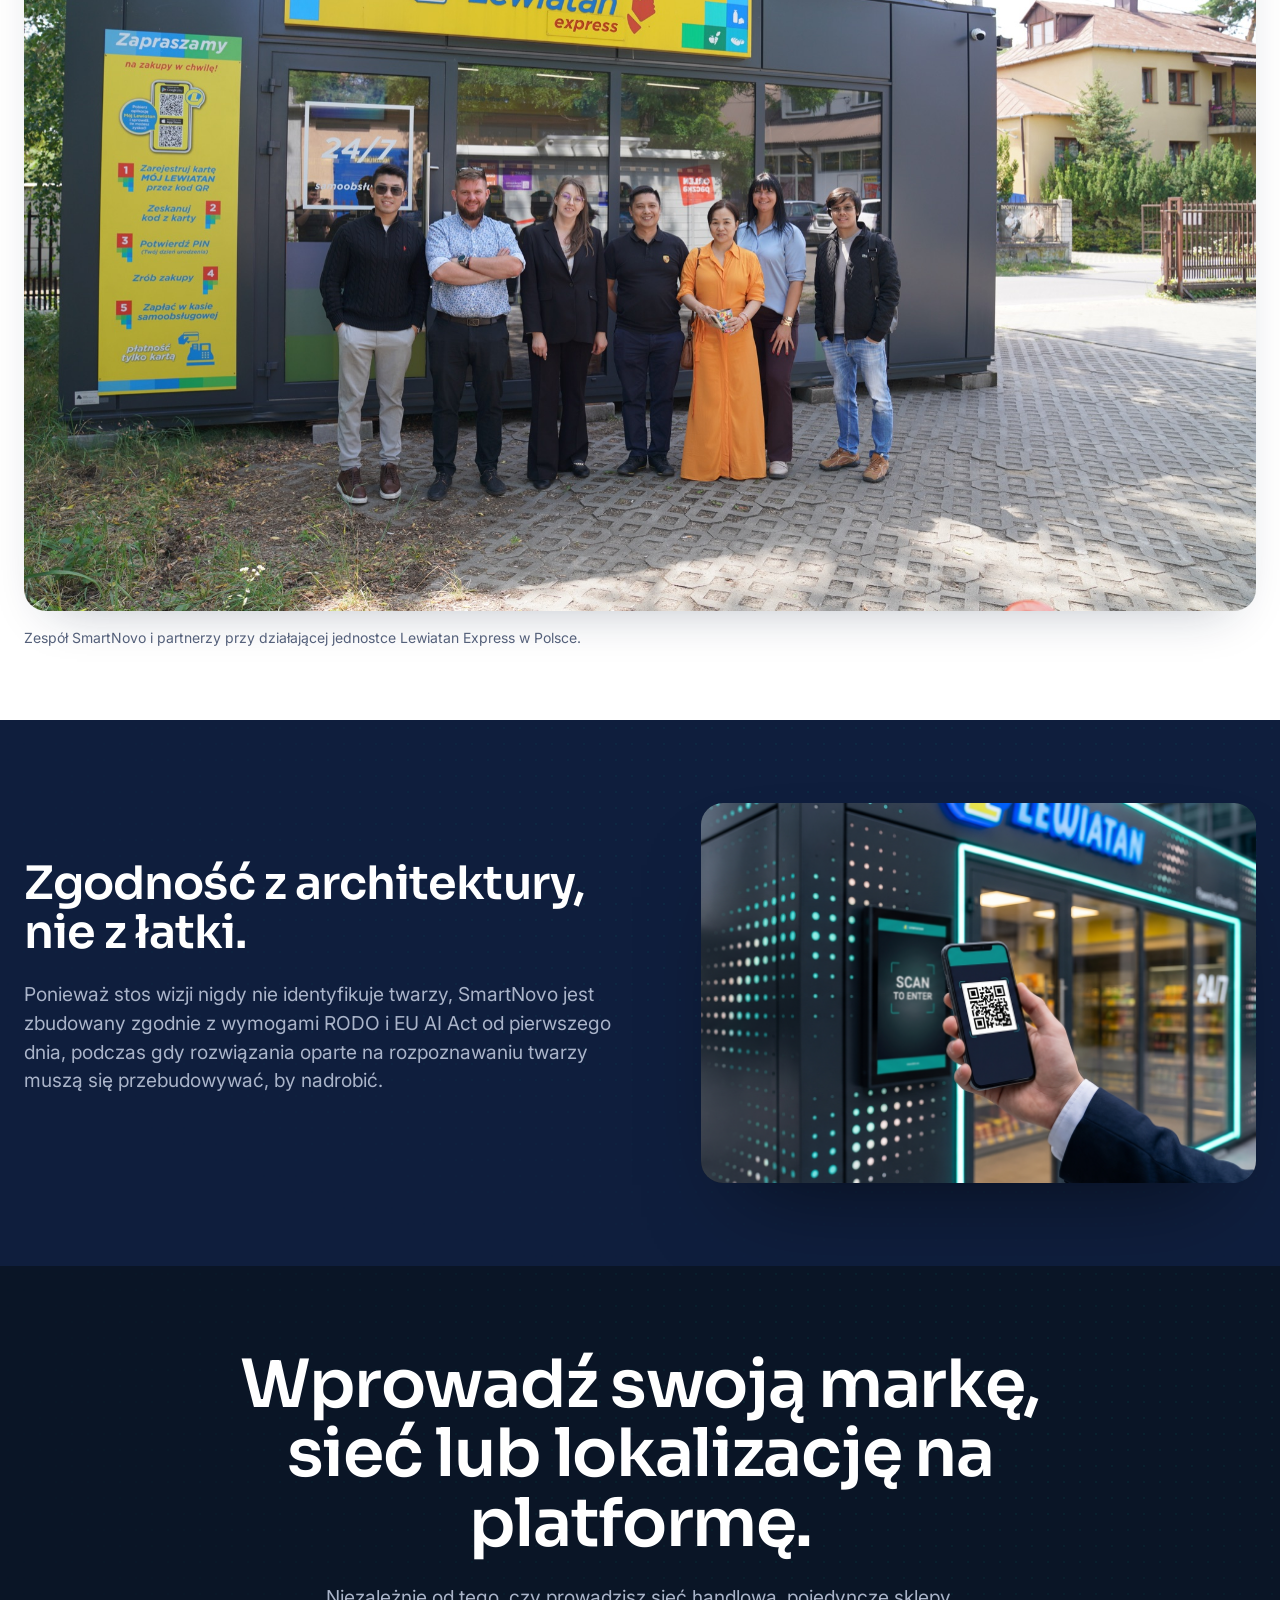
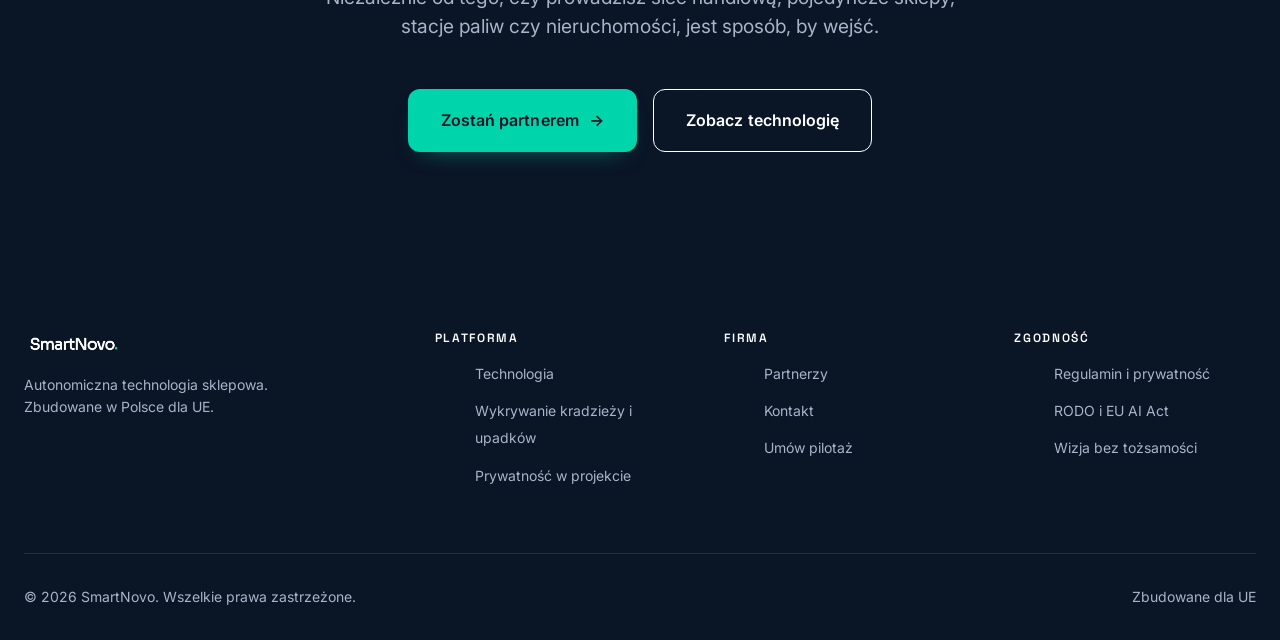
<file: pl/partners.html>
<!DOCTYPE html>
<html lang="pl">
<head>
<meta charset="UTF-8">
<meta name="viewport" content="width=device-width, initial-scale=1.0">
<title>Partnerzy · SmartNovo</title>
<meta name="description" content="Zaplecze partnerów, którego złożenie zajęłoby lata: Lewiatan, MAGO SA, Grunto Biznes, AOMB Polska, Jabłoński Szczucki, Nobisoft / opvo.io oraz NVIDIA.">
<link rel="icon" href="../assets/img/favicon.svg" type="image/svg+xml">
<link rel="preconnect" href="https://fonts.googleapis.com">
<link rel="preconnect" href="https://fonts.gstatic.com" crossorigin>
<link href="https://fonts.googleapis.com/css2?family=Sora:wght@400;500;600;700;800&family=Inter:wght@400;500;600;700&family=Space+Grotesk:wght@500;600;700&display=swap" rel="stylesheet">
<link rel="stylesheet" href="../css/style.css">
</head>
<body>

<div class="led-topbar"><div class="led-strip"></div></div>

<header class="site-header solid" id="siteHeader">
  <div class="wrap nav">
    <a class="brand" href="index.html" aria-label="SmartNovo — strona główna">
      <img class="logo logo--ink" src="../assets/img/logo/wordmark-ink.png" alt="SmartNovo">
      <img class="logo logo--white" src="../assets/img/logo/wordmark-white.png" alt="SmartNovo">
    </a>
    <nav aria-label="Główna">
      <ul class="nav-links" id="navLinks">
        <li><a href="index.html">Start</a></li>
        <li><a href="product.html">Technologia</a></li>
        <li><a href="partners.html" aria-current="page">Partnerzy</a></li>
        <li><a href="contact.html">Kontakt</a></li>
      </ul>
    </nav>
    <div class="nav-cta">
      <div class="lang-switch"><a href="../partners.html">EN</a><span class="sep">/</span><a href="partners.html" class="active">PL</a></div>
      <a class="btn btn--primary" href="contact.html">Umów pilotaż <span class="arr">→</span></a>
      <button class="burger" id="burger" aria-label="Menu" aria-expanded="false" aria-controls="navLinks"><span></span><span></span><span></span></button>
    </div>
  </div>
</header>

<main>

<section class="section dark dot-edge" style="padding-block:calc(var(--s8) + 40px) var(--s7)">
  <div class="hero__dots" style="opacity:.4"></div>
  <div class="wrap reveal in" style="position:relative;z-index:2">
    <h1 style="font-size:var(--fs-h1);max-width:22ch;margin-top:var(--s2)">Zaplecze partnerów, którego złożenie zajęłoby lata.</h1>
    <p class="lead" style="margin-top:var(--s3)">SmartNovo nie stoi na jednym dostawcy. Stoi za nim sieć handlowa, producent,
       platforma edge-AI, kancelaria patentowa i zespół od pozwoleń oraz lokalizacji, już na miejscu.</p>
  </div>
</section>

<section class="section--tight">
  <div class="wrap reveal">
    <div class="partner-grid reveal-stagger">
      <div class="p">
        <div class="p-logo"><img src="../assets/img/partners/p_lewiatan.png" alt="Logo Lewiatan"></div>
        <span class="role">Kotwiczący partner handlowy</span>
        <h3>Lewiatan</h3>
      </div>
      <div class="p">
        <div class="p-logo"><img src="../assets/img/partners/p_mago.png" alt="Logo MAGO SA"></div>
        <span class="role">Produkcja</span>
        <h3>MAGO SA</h3>
      </div>
      <div class="p">
        <div class="p-logo"><img src="../assets/img/partners/p_grunto.png" alt="Logo Grunto Biznes"></div>
        <span class="role">Lokalizacje i pozwolenia</span>
        <h3>Grunto Biznes</h3>
      </div>
      <div class="p">
        <div class="p-logo"><img src="../assets/img/partners/p_aomb.png" alt="Logo AOMB Polska"></div>
        <span class="role">IP i patenty</span>
        <h3>AOMB Polska</h3>
      </div>
      <div class="p">
        <div class="p-logo"><img src="../assets/img/partners/p_jablonski.png" alt="Logo Jabłoński Szczucki"></div>
        <span class="role">Prawo i public affairs</span>
        <h3>Jabłoński Szczucki</h3>
      </div>
      <div class="p">
        <div class="p-logo"><img src="../assets/img/partners/p_nobisoft.png" alt="Logo Nobisoft / opvo.io"></div>
        <span class="role">Inżynieria</span>
        <h3>Nobisoft / opvo.io</h3>
      </div>
    </div>
    <div class="built-on reveal">
      <span class="role">Oparte na</span>
      <span class="built-on__name txt">NVIDIA</span>
    </div>

    <div class="reveal" style="margin-top:var(--s6)">
      <div class="team-photo">
        <img src="../assets/img/team-photo.jpg" alt="Zespół SmartNovo i partnerzy przed działającą jednostką Lewiatan Express" loading="lazy">
      </div>
      <p class="team-note">Zespół SmartNovo i partnerzy przy działającej jednostce Lewiatan Express w Polsce.</p>
    </div>
  </div>
</section>

<!-- PRYWATNOŚĆ -->
<section class="section navy dot-panel">
  <div class="wrap split reveal">
    <div>
      <h2>Zgodność z architektury, nie z łatki.</h2>
      <p class="lead">Ponieważ stos wizji nigdy nie identyfikuje twarzy, SmartNovo jest zbudowany zgodnie z wymogami
         RODO i EU AI Act od pierwszego dnia, podczas gdy rozwiązania oparte na rozpoznawaniu twarzy muszą się
         przebudowywać, by nadrobić.</p>
    </div>
    <div class="split__media">
      <img src="../assets/img/store-scan-enter.jpg" alt="Klient wchodzi do jednostki SmartNovo Lewiatan, skanując kod QR">
    </div>
  </div>
</section>

<!-- ZOSTAŃ PARTNEREM -->
<section class="section dark cta-band dot-panel">
  <div class="wrap reveal">
    <h2>Wprowadź swoją markę, sieć lub lokalizację na platformę.</h2>
    <p class="lead">Niezależnie od tego, czy prowadzisz sieć handlową, pojedyncze sklepy, stacje paliw czy nieruchomości, jest sposób, by wejść.</p>
    <div class="row">
      <a class="btn btn--primary btn--lg" href="contact.html">Zostań partnerem <span class="arr">→</span></a>
      <a class="btn btn--ghost btn--lg" href="product.html#cv">Zobacz technologię</a>
    </div>
  </div>
</section>

</main>

<footer class="site-footer dot-edge">
  <div class="wrap reveal">
    <div class="foot-top">
      <div>
        <a class="brand" href="index.html"><img class="logo" src="../assets/img/logo/wordmark-white.png" alt="SmartNovo"></a>
        <p>Autonomiczna technologia sklepowa. Zbudowane w Polsce dla UE.</p>
      </div>
      <div class="foot-col"><h4>Platforma</h4><ul>
        <li><a href="product.html">Technologia</a></li>
        <li><a href="product.html#cv">Wykrywanie kradzieży i upadków</a></li>
        <li><a href="product.html#privacy">Prywatność w projekcie</a></li>
      </ul></div>
      <div class="foot-col"><h4>Firma</h4><ul>
        <li><a href="partners.html">Partnerzy</a></li>
        <li><a href="contact.html">Kontakt</a></li>
        <li><a href="contact.html">Umów pilotaż</a></li>
      </ul></div>
      <div class="foot-col"><h4>Zgodność</h4><ul>
        <li><a href="../regulation/">Regulamin i prywatność</a></li>
        <li><a href="product.html#privacy">RODO i EU AI Act</a></li>
        <li><a href="product.html#privacy">Wizja bez tożsamości</a></li>
      </ul></div>
    </div>
    <div class="foot-bottom">
      <span>© 2026 SmartNovo. Wszelkie prawa zastrzeżone.</span>
      <span>Zbudowane dla UE</span>
    </div>
  </div>
</footer>

<script src="../js/main.js"></script>
</body>
</html>
</file>
<file: css/style.css>
:root {
  --obsidian:#0A1526; --navy:#0F1E3D; --teal:#00D4AA; --teal-bright:#1cf0c4; --teal-dim:#0bbf9a;
  --paper:#FBFBF8; --paper-2:#F2F2EC; --ink:#0A1526; --muted:#5b6577; --muted-2:#8a93a6;
  --on-dark:#aab4c9; --on-dark-2:#6f7c95; --line:#e7e6df; --line-2:#d8d7ce;
  --line-dark:rgba(255,255,255,.10); --line-dark-2:rgba(255,255,255,.16);
  --fs-display:clamp(3rem,8vw,7.5rem); --fs-h1:clamp(2.3rem,5.2vw,4.4rem); --fs-h2:clamp(1.9rem,3.6vw,3.1rem);
  --fs-h3:clamp(1.15rem,1.6vw,1.45rem); --fs-lead:clamp(1.1rem,1.5vw,1.45rem); --fs-body:1.0625rem;
  --fs-sm:0.875rem; --fs-xs:0.75rem;
  --s1:8px; --s2:16px; --s3:24px; --s4:32px; --s5:48px; --s6:64px; --s7:96px; --s8:128px; --s9:200px;
  --maxw:1280px; --ease:cubic-bezier(.2,.7,.2,1); --ease-out:cubic-bezier(.16,1,.3,1);
  --dot-color:rgba(0,212,170,.16); --dot-color-bright:rgba(0,212,170,.5);
}
*,*::before,*::after{box-sizing:border-box}*{margin:0}
html{scroll-behavior:smooth;-webkit-text-size-adjust:100%}
body{font-family:'Inter',system-ui,-apple-system,sans-serif;font-size:var(--fs-body);line-height:1.6;color:var(--ink);background:var(--paper);-webkit-font-smoothing:antialiased;text-rendering:optimizeLegibility;overflow-x:hidden}
img,video{display:block;max-width:100%}a{color:inherit;text-decoration:none}
h1,h2,h3,h4{font-family:'Space Grotesk','Inter',sans-serif;font-weight:600;line-height:1.03;letter-spacing:-.022em}
.wrap{width:100%;max-width:var(--maxw);margin-inline:auto;padding-inline:var(--s3)}
.section{padding-block:var(--s8);position:relative}.section--tight{padding-block:var(--s7)}
.dark{background:var(--obsidian);color:var(--paper)}.dark h1,.dark h2,.dark h3{color:var(--paper)}
.navy{background:var(--navy);color:var(--paper)}

.dots{background-image:radial-gradient(var(--dot-color) 1.4px,transparent 1.5px);background-size:18px 18px}
.led-strip{height:3px;width:100%;background-image:radial-gradient(circle,var(--teal) 1.5px,transparent 2px);background-size:14px 3px;background-repeat:repeat-x;animation:ledrun 1.4s linear infinite;opacity:.85}
@keyframes ledrun{from{background-position:0 0}to{background-position:14px 0}}
.dot-panel{position:relative;overflow:hidden}
.dot-panel::before{content:"";position:absolute;inset:0;z-index:0;background-image:radial-gradient(var(--dot-color) 1.4px,transparent 1.6px);background-size:16px 16px;opacity:.8;-webkit-mask-image:linear-gradient(120deg,transparent 0%,#000 35%,#000 65%,transparent 100%);mask-image:linear-gradient(120deg,transparent 0%,#000 35%,#000 65%,transparent 100%);animation:dotshimmer 6s linear infinite}
@keyframes dotshimmer{from{-webkit-mask-position:-60% 0;mask-position:-60% 0}to{-webkit-mask-position:160% 0;mask-position:160% 0}}
.dot-panel>*{position:relative;z-index:1}

.eyebrow{font-size:var(--fs-xs);font-weight:600;letter-spacing:.2em;text-transform:uppercase;color:var(--teal-dim);display:inline-flex;align-items:center;gap:10px}
.eyebrow::before{content:"";width:26px;height:2px;background:var(--teal);display:inline-block;animation:barpulse 2.4s var(--ease) infinite}
@keyframes barpulse{0%,100%{width:26px;opacity:1}50%{width:38px;opacity:.6}}
.dark .eyebrow,.navy .eyebrow{color:var(--teal)}
.lead{font-size:var(--fs-lead);color:var(--muted);max-width:56ch;line-height:1.5}
.dark .lead,.navy .lead{color:var(--on-dark)}

.btn{display:inline-flex;align-items:center;gap:10px;font-weight:600;font-size:var(--fs-sm);padding:15px 26px;border-radius:2px;cursor:pointer;position:relative;overflow:hidden;border:1px solid transparent;white-space:nowrap;transition:transform .3s var(--ease),background .3s var(--ease),color .3s var(--ease),border-color .3s var(--ease)}
.btn--primary{background:var(--teal);color:var(--obsidian)}
.btn--primary:hover{background:var(--teal-bright);transform:translateY(-2px);box-shadow:0 12px 30px -12px rgba(0,212,170,.6)}
.btn--ghost{background:transparent;border-color:currentColor;color:inherit}
.btn--ghost:hover{border-color:var(--teal);color:var(--teal);transform:translateY(-2px)}
.btn--lg{padding:18px 32px;font-size:1rem}
.btn .arr{transition:transform .3s var(--ease)}.btn:hover .arr{transform:translateX(5px)}

.led-topbar{height:3px;background:var(--obsidian);position:relative;z-index:60}.led-topbar .led-strip{position:absolute;inset:0}
.site-header{position:sticky;top:0;z-index:50;background:rgba(8,17,31,.95);backdrop-filter:saturate(180%) blur(18px);border-bottom:1px solid var(--line-dark);color:var(--paper);transition:background .4s var(--ease)}
.site-header::after{content:"";position:absolute;inset:0;pointer-events:none;background-image:radial-gradient(rgba(0,212,170,.10) 1px,transparent 1.3px);background-size:16px 16px;-webkit-mask-image:linear-gradient(90deg,transparent,#000 70%);mask-image:linear-gradient(90deg,transparent,#000 70%);opacity:.6}
.site-header.solid{background:#0A1526;border-bottom:1px solid var(--line-dark-2)}
.nav{display:flex;align-items:center;justify-content:space-between;height:74px;position:relative;z-index:2}
.brand{display:inline-flex;align-items:center;gap:11px;font-family:'Space Grotesk';font-weight:700;font-size:1.3rem;letter-spacing:-.02em;color:var(--paper)}
.brand .glyph{width:30px;height:30px;flex:none;border-radius:6px;position:relative;background:var(--obsidian);border:1px solid var(--line-dark-2);overflow:hidden;display:grid;place-items:center}
.brand .glyph i{width:30px;height:30px;position:absolute;inset:0;background-image:radial-gradient(var(--dot-color-bright) 1.4px,transparent 1.6px);background-size:6px 6px;-webkit-mask-image:linear-gradient(135deg,transparent 30%,#000 50%,transparent 70%);mask-image:linear-gradient(135deg,transparent 30%,#000 50%,transparent 70%);animation:dotshimmer 3.5s linear infinite}
.brand .glyph b{position:relative;z-index:1;color:var(--teal);font-size:1rem;font-weight:700}
.brand .w{color:var(--paper)}.brand .w em{font-style:normal;color:var(--teal)}
.nav-links{display:flex;gap:var(--s4);list-style:none;align-items:center}
.nav-links a{font-size:var(--fs-sm);font-weight:500;color:var(--on-dark);position:relative;padding-block:6px;transition:color .2s}
.nav-links a:hover,.nav-links a[aria-current="page"]{color:var(--paper)}
.nav-links a::after{content:"";position:absolute;left:0;bottom:0;width:0;height:2px;background:var(--teal);transition:width .3s var(--ease)}
.nav-links a:hover::after,.nav-links a[aria-current="page"]::after{width:100%}
.nav-cta{display:flex;align-items:center;gap:var(--s2)}
.burger{display:none;background:none;border:0;cursor:pointer;width:42px;height:42px;color:var(--paper)}
.burger span{display:block;width:22px;height:2px;background:currentColor;margin:4px auto;transition:.3s}

.hero{position:relative;min-height:100vh;display:flex;align-items:flex-end;color:var(--paper);overflow:hidden;background:var(--obsidian)}
.hero__video{position:absolute;inset:0;width:100%;height:100%;object-fit:cover}
.hero__scrim{position:absolute;inset:0;background:linear-gradient(to top,rgba(10,21,38,.95) 0%,rgba(10,21,38,.35) 42%,rgba(10,21,38,.6) 100%)}
.hero__dots{position:absolute;inset:0;z-index:1;opacity:.5;background-image:radial-gradient(rgba(0,212,170,.22) 1.2px,transparent 1.4px);background-size:22px 22px;-webkit-mask-image:radial-gradient(ellipse at 75% 40%,#000,transparent 70%);mask-image:radial-gradient(ellipse at 75% 40%,#000,transparent 70%)}
.hero__inner{position:relative;z-index:2;width:100%;padding-bottom:var(--s8)}
.hero h1{font-size:var(--fs-display);max-width:16ch}
.hero .word{display:inline-block;opacity:0;transform:translateY(40px);animation:wordup .9s var(--ease-out) forwards}
@keyframes wordup{to{opacity:1;transform:none}}
.hero .lead{color:#dbe1ec;margin-top:var(--s3);max-width:52ch;opacity:0;animation:fadein 1s var(--ease-out) .7s forwards}
.hero__cta{display:flex;gap:var(--s2);margin-top:var(--s5);flex-wrap:wrap;opacity:0;animation:fadein 1s var(--ease-out) .95s forwards}
@keyframes fadein{to{opacity:1}}
.hero__meta{position:absolute;right:var(--s3);bottom:var(--s5);z-index:2;text-align:right;font-size:var(--fs-sm);color:var(--on-dark);border-right:2px solid var(--teal);padding-right:var(--s2);line-height:1.5;opacity:0;animation:fadein 1s 1.2s forwards}
.scroll-cue{position:absolute;left:var(--s3);bottom:var(--s4);z-index:2;font-size:var(--fs-xs);letter-spacing:.2em;text-transform:uppercase;color:var(--on-dark);display:flex;align-items:center;gap:10px;opacity:0;animation:fadein 1s 1.4s forwards}
.scroll-cue .line{width:1px;height:34px;background:linear-gradient(var(--teal),transparent);animation:scrolldown 2s var(--ease) infinite;transform-origin:top}
@keyframes scrolldown{0%{transform:scaleY(0)}40%{transform:scaleY(1)}100%{transform:scaleY(0);transform-origin:bottom}}
@media (max-width:720px){.hero__meta{display:none}}

.stripe{display:grid;grid-template-columns:repeat(4,1fr);border-top:1px solid var(--line-dark)}
.stripe>div{padding:var(--s5) var(--s3);border-right:1px solid var(--line-dark);position:relative}
.stripe>div:last-child{border-right:0}
.stripe .num{font-family:'Space Grotesk';font-size:clamp(1.9rem,3.2vw,2.8rem);font-weight:600;color:var(--paper)}
.stripe .lbl{font-size:var(--fs-sm);color:var(--on-dark);margin-top:6px}
@media (max-width:720px){.stripe{grid-template-columns:repeat(2,1fr)}}

.whynow{position:relative}
.whynow__head h2{font-size:var(--fs-h1)}
.curves{display:grid;gap:0}
.curve{display:grid;grid-template-columns:auto 1fr;gap:var(--s3);align-items:start;padding:var(--s4) 0;border-top:1px solid var(--line-dark);transition:padding-left .4s var(--ease)}
.curve:last-child{border-bottom:1px solid var(--line-dark)}
.curve:hover{padding-left:var(--s2)}
.curve .idx{font-family:'Space Grotesk';font-weight:600;color:var(--teal);font-size:var(--fs-sm);padding-top:4px;min-width:30px}
.curve h3{font-size:var(--fs-h3);margin-bottom:6px;color:var(--paper)}
.curve p{font-size:var(--fs-sm);color:var(--on-dark);max-width:46ch}
.curve .meter{height:4px;background:var(--line-dark);border-radius:2px;margin-top:var(--s2);overflow:hidden}
.curve .meter span{display:block;height:100%;width:0;background:linear-gradient(90deg,var(--teal-dim),var(--teal));border-radius:2px;transition:width 1.3s var(--ease-out)}
.curve.in .meter span{width:var(--w,70%)}
@media (max-width:900px){.whynow__grid{grid-template-columns:1fr;gap:var(--s5)}}

.split{display:grid;grid-template-columns:1.05fr .95fr;gap:var(--s6);align-items:center}
.split--reverse .split__media{order:2}
.split__media{position:relative;border-radius:6px;overflow:hidden}
.split__media img,.split__media video{width:100%;border-radius:6px}
.split h2{font-size:var(--fs-h2);margin-bottom:var(--s3)}.split .lead{margin-bottom:var(--s4)}
@media (max-width:900px){.split{grid-template-columns:1fr;gap:var(--s4)}.split--reverse .split__media{order:0}}

.steps{list-style:none;counter-reset:step;display:grid;gap:0}
.steps li{display:grid;grid-template-columns:auto 1fr;gap:var(--s3);align-items:start;padding:var(--s3) 0;border-bottom:1px solid var(--line)}
.dark .steps li,.navy .steps li{border-color:var(--line-dark)}
.steps li:last-child{border-bottom:0}
.steps li::before{counter-increment:step;content:counter(step,decimal-leading-zero);font-family:'Space Grotesk';font-weight:600;color:var(--teal-dim);font-size:var(--fs-sm);padding-top:3px;min-width:30px}
.navy .steps li::before,.dark .steps li::before{color:var(--teal)}
.steps h3{font-size:var(--fs-h3);margin-bottom:3px}.steps p{color:var(--muted);font-size:var(--fs-sm)}
.navy .steps p,.dark .steps p{color:var(--on-dark)}

.cv-wrap{background:var(--paper);color:var(--ink)}
.cv-block{display:grid;grid-template-columns:1fr 1fr;gap:var(--s6);align-items:center}
.cv-block+.cv-block{margin-top:var(--s8)}
.cv-block--rev .cv-block__media{order:2}
.cv-block__media{position:relative;border-radius:8px;overflow:hidden;background:#fff;border:1px solid var(--line);box-shadow:0 30px 60px -34px rgba(15,30,61,.4)}
.cv-block__media video{width:100%;display:block}
.cv-block__tag{position:absolute;top:var(--s2);left:var(--s2);z-index:3;display:inline-flex;align-items:center;gap:8px;font-size:.7rem;font-weight:600;letter-spacing:.12em;text-transform:uppercase;background:rgba(10,21,38,.82);color:var(--paper);padding:7px 12px;border-radius:2px}
.cv-block__tag .dot{width:8px;height:8px;border-radius:50%;background:var(--teal);animation:pulse 1.8s infinite}
@keyframes pulse{0%{box-shadow:0 0 0 0 rgba(0,212,170,.55)}70%{box-shadow:0 0 0 8px rgba(0,212,170,0)}100%{box-shadow:0 0 0 0 rgba(0,212,170,0)}}
.cv-block h2{font-size:var(--fs-h2);margin-bottom:var(--s2)}
.cv-block .lead{margin-bottom:var(--s3);color:var(--muted)}
.cv-block ul{list-style:none;display:grid;gap:var(--s2)}
.cv-block ul li{display:flex;gap:var(--s2);align-items:flex-start;font-size:var(--fs-sm);color:var(--muted)}
.cv-block ul li::before{content:"";flex:none;width:6px;height:6px;margin-top:9px;background:var(--teal);border-radius:50%}
@media (max-width:900px){.cv-block{grid-template-columns:1fr;gap:var(--s4)}.cv-block--rev .cv-block__media{order:0}}

.tech-grid{display:grid;grid-template-columns:repeat(4,1fr);gap:1px;background:var(--line-dark);border:1px solid var(--line-dark)}
.tech-grid .t{background:var(--navy);padding:var(--s4);position:relative;overflow:hidden;transition:background .35s var(--ease)}
.tech-grid .t:hover{background:#13294e}
.tech-grid .t h3{font-size:var(--fs-h3);margin-bottom:var(--s1)}
.tech-grid .t p{font-size:var(--fs-sm);color:var(--on-dark)}
.tech-grid .t .ic{width:42px;height:42px;border-radius:8px;display:grid;place-items:center;margin-bottom:var(--s3);background:rgba(0,212,170,.12);color:var(--teal);border:1px solid rgba(0,212,170,.25);font-size:1.2rem}
@media (max-width:900px){.tech-grid{grid-template-columns:repeat(2,1fr)}}
@media (max-width:540px){.tech-grid{grid-template-columns:1fr}}

.brand-row{display:grid;grid-template-columns:repeat(12,1fr);gap:var(--s3)}
.bcard{position:relative;border-radius:6px;overflow:hidden;min-height:300px;display:flex;align-items:flex-end;color:var(--paper);isolation:isolate}
.bcard img,.bcard video{position:absolute;inset:0;width:100%;height:100%;object-fit:cover;z-index:-2;transition:transform .9s var(--ease)}
.bcard::after{content:"";position:absolute;inset:0;z-index:-1;background:linear-gradient(to top,rgba(10,21,38,.92) 6%,rgba(10,21,38,.1) 60%,rgba(10,21,38,.4) 100%)}
.bcard:hover img{transform:scale(1.06)}
.bcard .b{padding:var(--s4)}
.bcard .b .k{font-size:var(--fs-xs);letter-spacing:.16em;text-transform:uppercase;color:var(--teal);font-weight:600}
.bcard .b h3{font-size:var(--fs-h3);margin:6px 0 4px}
.bcard .b p{font-size:var(--fs-sm);color:#d8deea;max-width:32ch}
.bcard--7{grid-column:span 7}.bcard--5{grid-column:span 5}.bcard--4{grid-column:span 4}
@media (max-width:820px){.bcard--7,.bcard--5,.bcard--4{grid-column:span 12;min-height:260px}}

.partner-grid{display:grid;grid-template-columns:repeat(3,1fr);gap:1px;background:var(--line);border:1px solid var(--line)}
.partner-grid .p{background:var(--paper);padding:var(--s4);transition:background .3s var(--ease)}
.partner-grid .p:hover{background:#fff}
.partner-grid .p .role{font-size:var(--fs-xs);letter-spacing:.14em;text-transform:uppercase;color:var(--teal-dim);font-weight:600}
.partner-grid .p h3{font-size:var(--fs-h3);margin:8px 0 6px}
.partner-grid .p p{font-size:var(--fs-sm);color:var(--muted)}
@media (max-width:820px){.partner-grid{grid-template-columns:1fr 1fr}}
@media (max-width:520px){.partner-grid{grid-template-columns:1fr}}
.logo-row{display:flex;flex-wrap:wrap;gap:var(--s5);align-items:center;justify-content:center}
.logo-row span{font-family:'Space Grotesk';font-weight:600;font-size:1.25rem;color:var(--on-dark);transition:color .3s}
.logo-row span:hover{color:var(--teal)}

.cta-band{text-align:center;position:relative;overflow:hidden}
.cta-band h2{font-size:var(--fs-h1);max-width:18ch;margin-inline:auto}
.cta-band .lead{margin:var(--s3) auto var(--s5);text-align:center}
.cta-band .row{display:flex;gap:var(--s2);justify-content:center;flex-wrap:wrap}

.contact{display:grid;grid-template-columns:1fr 1fr;gap:var(--s7)}
.contact h1{font-size:var(--fs-h1);margin-bottom:var(--s3)}
.field{display:grid;gap:6px;margin-bottom:var(--s3)}
.field label{font-size:var(--fs-sm);font-weight:600}
.field input,.field select,.field textarea{font:inherit;font-size:var(--fs-sm);padding:14px 15px;border:1px solid var(--line-2);border-radius:3px;background:#fff;color:var(--ink);transition:border .2s,box-shadow .2s}
.field input:focus,.field select:focus,.field textarea:focus{outline:none;border-color:var(--teal);box-shadow:0 0 0 3px rgba(0,212,170,.15)}
.contact-aside{border-left:1px solid var(--line);padding-left:var(--s6)}
.contact-aside dl{display:grid;gap:var(--s4)}
.contact-aside dt{font-size:var(--fs-xs);letter-spacing:.14em;text-transform:uppercase;color:var(--teal-dim);font-weight:600;margin-bottom:4px}
@media (max-width:820px){.contact{grid-template-columns:1fr;gap:var(--s5)}.contact-aside{border-left:0;border-top:1px solid var(--line);padding-left:0;padding-top:var(--s5)}}

.page-head{padding-block:var(--s8) var(--s6);position:relative}
.page-head h1{font-size:var(--fs-h1);max-width:18ch;margin-top:var(--s2)}
.page-head .lead{margin-top:var(--s3)}

.site-footer{background:var(--obsidian);color:var(--on-dark);padding-block:var(--s7) var(--s4);position:relative}
.foot-top{display:grid;grid-template-columns:1.5fr 1fr 1fr 1fr;gap:var(--s5);padding-bottom:var(--s6);border-bottom:1px solid var(--line-dark)}
.foot-top .brand{margin-bottom:var(--s2)}.foot-top p{font-size:var(--fs-sm);max-width:32ch}
.foot-col h4{font-size:var(--fs-xs);letter-spacing:.14em;text-transform:uppercase;color:var(--paper);margin-bottom:var(--s2)}
.foot-col ul{list-style:none;display:grid;gap:10px}
.foot-col a{font-size:var(--fs-sm);color:var(--on-dark);transition:color .2s}.foot-col a:hover{color:var(--teal)}
.foot-bottom{display:flex;justify-content:space-between;padding-top:var(--s4);font-size:var(--fs-sm);flex-wrap:wrap;gap:var(--s2)}
@media (max-width:820px){.foot-top{grid-template-columns:1fr 1fr}}
@media (max-width:520px){.foot-top{grid-template-columns:1fr}}

.reveal{opacity:0;transform:translateY(26px);transition:opacity .8s var(--ease-out),transform .8s var(--ease-out)}
.reveal.in{opacity:1;transform:none}
.reveal-stagger>*{opacity:0;transform:translateY(22px);transition:opacity .7s var(--ease-out),transform .7s var(--ease-out)}
.reveal-stagger.in>*{opacity:1;transform:none}
.reveal-stagger.in>*:nth-child(1){transition-delay:.05s}
.reveal-stagger.in>*:nth-child(2){transition-delay:.12s}
.reveal-stagger.in>*:nth-child(3){transition-delay:.19s}
.reveal-stagger.in>*:nth-child(4){transition-delay:.26s}
.reveal-stagger.in>*:nth-child(5){transition-delay:.33s}
.reveal-stagger.in>*:nth-child(6){transition-delay:.40s}
.float-media{will-change:transform}

@media (prefers-reduced-motion:reduce){
  .reveal,.reveal-stagger>*,.hero .word,.hero .lead,.hero__cta,.hero__meta,.scroll-cue{opacity:1!important;transform:none!important;animation:none!important}
  .led-strip,.dot-panel::before,.brand .glyph i,.curve .meter span{animation:none!important}
  *{scroll-behavior:auto!important}
}

@media (max-width:900px){
  .nav-links{position:fixed;inset:77px 0 auto 0;flex-direction:column;gap:0;background:var(--obsidian);padding:var(--s2) var(--s3) var(--s4);transform:translateY(-120%);transition:transform .4s var(--ease);border-bottom:1px solid var(--line-dark);align-items:stretch}
  .nav-links.open{transform:translateY(0)}
  .nav-links a{padding:16px 0;border-bottom:1px solid var(--line-dark);font-size:1.05rem}
  .nav-links a::after{display:none}
  .nav-cta .btn{display:none}.burger{display:block}
}

/* =========================================================================
   v2 — LED-DOT SIGNATURE SYSTEM, ANIMATION, NEW HEADER/WORDMARK
   ========================================================================= */

/* ---- Wordmark (replaces old arc mark) ---- */
.wordmark { display:inline-flex; align-items:baseline; gap:1px; font-family:'Space Grotesk'; font-weight:700;
  font-size:1.3rem; letter-spacing:-0.03em; line-height:1; }
.wordmark .smart { color: var(--paper); }
.wordmark .novo  { color: var(--teal); }
.on-dark .wordmark .smart { color: var(--paper); }
.site-header:not(.on-dark) .wordmark .smart { color: var(--ink); }
/* the dot that 'lights up' over the o */
.wordmark .led { position:relative; }
.wordmark .led::after{ content:""; position:absolute; top:-3px; right:-9px; width:6px; height:6px; border-radius:50%;
  background:var(--teal); box-shadow:0 0 8px var(--teal); animation:ledblink 2.4s infinite; }
@keyframes ledblink{ 0%,100%{opacity:.25;} 50%{opacity:1;} }

/* ---- HEADER: obsidian, dotted, no gray ---- */
.site-header, .site-header.on-dark{
  background:rgba(10,21,38,.78);
  -webkit-backdrop-filter:saturate(160%) blur(16px); backdrop-filter:saturate(160%) blur(16px);
  border-bottom:1px solid var(--line-dark); color:var(--paper);
  position:relative; overflow:hidden;
}
.site-header .nav-links a{ color:var(--muted-on-dark); }
.site-header .nav-links a:hover,.site-header .nav-links a[aria-current="page"]{ color:var(--paper); }
/* animated LED dot strip running along the very top of the header */
.led-strip{ position:absolute; top:0; left:0; right:0; height:3px; z-index:2;
  background-image:radial-gradient(circle, var(--teal) 1px, transparent 1.4px);
  background-size:10px 3px; background-repeat:repeat-x; opacity:.55;
  -webkit-mask-image:linear-gradient(90deg,transparent,#000 12%,#000 88%,transparent);
  mask-image:linear-gradient(90deg,transparent,#000 12%,#000 88%,transparent);
  animation:strip 6s linear infinite; }
@keyframes strip{ from{background-position:0 0;} to{background-position:200px 0;} }

/* ---- Reusable perforated-dot panel (the container side) ---- */
.dotfield{ position:absolute; inset:0; pointer-events:none; z-index:1;
  background-image:radial-gradient(circle, rgba(0,212,170,.55) 1.1px, transparent 1.6px);
  background-size:18px 18px; opacity:.16; }
.dotfield--edge{ /* fades in from one side, like the container panel */
  -webkit-mask-image:linear-gradient(90deg,#000,transparent 55%);
  mask-image:linear-gradient(90deg,#000,transparent 55%); }
.dotfield--right{ -webkit-mask-image:linear-gradient(270deg,#000,transparent 55%);
  mask-image:linear-gradient(270deg,#000,transparent 55%); }
.dotfield--pulse{ animation:dotpulse 4s ease-in-out infinite; }
@keyframes dotpulse{ 0%,100%{opacity:.10;} 50%{opacity:.22;} }

/* ---- Section divider made of LED dots ---- */
.dot-divider{ height:1px; border:0; margin:0;
  background-image:radial-gradient(circle, var(--teal) 1px, transparent 1.4px);
  background-size:14px 4px; opacity:.4; }

/* ---- Hero v2 ---- */
.hero h1 .accent{ color:var(--teal); }
.hero__inner{ animation:heroRise 1.1s var(--ease) both; }
@keyframes heroRise{ from{opacity:0; transform:translateY(26px);} to{opacity:1; transform:none;} }
.hero__cta .btn{ animation:fadeUp .9s var(--ease) both; }
.hero__cta .btn:nth-child(2){ animation-delay:.12s; }

/* ---- Generic fade-up utility for staggered reveals ---- */
@keyframes fadeUp{ from{opacity:0; transform:translateY(18px);} to{opacity:1; transform:none;} }
.stagger > *{ opacity:0; }
.stagger.in > *{ animation:fadeUp .7s var(--ease) both; }
.stagger.in > *:nth-child(1){ animation-delay:.00s; }
.stagger.in > *:nth-child(2){ animation-delay:.08s; }
.stagger.in > *:nth-child(3){ animation-delay:.16s; }
.stagger.in > *:nth-child(4){ animation-delay:.24s; }
.stagger.in > *:nth-child(5){ animation-delay:.32s; }
.stagger.in > *:nth-child(6){ animation-delay:.40s; }

/* ---- Animated stat counters ---- */
.stripe > div{ position:relative; overflow:hidden; }
.stripe > div::before{ content:""; position:absolute; left:0; bottom:0; width:0; height:2px; background:var(--teal);
  transition:width 1s var(--ease) .2s; }
.stripe.in > div::before{ width:40%; }

/* ---- WHY NOW v2: full-bleed split with media, no dead space ---- */
.whynow{ position:relative; overflow:hidden; }
.whynow__grid{ display:grid; grid-template-columns:1.1fr .9fr; gap:var(--s7); align-items:center; }
.whynow__media{ position:relative; border-radius:6px; overflow:hidden; min-height:460px;
  box-shadow:0 40px 80px -40px rgba(0,0,0,.6); }
.whynow__media video,.whynow__media img{ position:absolute; inset:0; width:100%; height:100%; object-fit:cover; }
.whynow__cards{ display:grid; gap:var(--s2); margin-top:var(--s4); }
.whynow__card{ display:grid; grid-template-columns:auto 1fr; gap:var(--s3); padding:var(--s3) 0;
  border-top:1px solid var(--line-dark); }
.whynow__card .big{ font-family:'Space Grotesk'; font-weight:600; font-size:clamp(1.6rem,2.4vw,2.1rem);
  color:var(--teal); line-height:1; min-width:4ch; }
.whynow__card h3{ font-size:var(--fs-h3); margin-bottom:2px; }
.whynow__card p{ font-size:var(--fs-sm); color:var(--muted-on-dark); }
@media (max-width:900px){ .whynow__grid{ grid-template-columns:1fr; gap:var(--s4);} .whynow__media{ min-height:300px; } }

/* ---- AI RUNS THE STORE: orbit of capabilities ---- */
.ai-orbit{ display:grid; grid-template-columns:repeat(3,1fr); gap:1px; background:var(--line-dark);
  border:1px solid var(--line-dark); border-radius:6px; overflow:hidden; }
.ai-orbit .node{ background:var(--obsidian); padding:var(--s4); transition:background .4s var(--ease); position:relative; }
.ai-orbit .node:hover{ background:#0e1f37; }
.ai-orbit .node .k{ font-size:var(--fs-eyebrow); letter-spacing:.14em; text-transform:uppercase; color:var(--teal); font-weight:600; }
.ai-orbit .node h3{ font-size:var(--fs-h3); margin:8px 0 6px; }
.ai-orbit .node p{ font-size:var(--fs-sm); color:var(--muted-on-dark); }
.ai-orbit .node::after{ content:""; position:absolute; left:var(--s4); bottom:var(--s4); width:0; height:2px;
  background:var(--teal); transition:width .5s var(--ease); }
.ai-orbit .node:hover::after{ width:32px; }
@media (max-width:820px){ .ai-orbit{ grid-template-columns:1fr 1fr; } }
@media (max-width:520px){ .ai-orbit{ grid-template-columns:1fr; } }

/* ---- WHITE technology band (so white-edged CV videos blend) ---- */
.tech-white{ background:#fff; color:var(--ink); }
.tech-white .eyebrow{ color:var(--teal-dim); }
.tech-white .lead{ color:var(--muted); }
.tech-white h2{ color:var(--ink); }
.tech-white .cv-block__media{ border:1px solid var(--line); box-shadow:0 30px 60px -34px rgba(15,30,61,.35); }
.tech-white .cv-block ul li{ color:var(--muted); }
.tech-white .cv-block__tag{ background:rgba(255,255,255,.85); color:var(--ink); border-color:var(--line); }

/* ---- Media reveal: clip-in ---- */
.clip-reveal{ clip-path:inset(0 100% 0 0); transition:clip-path 1s var(--ease); }
.clip-reveal.in{ clip-path:inset(0 0 0 0); }

/* ---- Hover lift on cards ---- */
.lift{ transition:transform .4s var(--ease), box-shadow .4s var(--ease); }
.lift:hover{ transform:translateY(-4px); }

/* ---- Marquee logo row ---- */
.marquee{ overflow:hidden; -webkit-mask-image:linear-gradient(90deg,transparent,#000 8%,#000 92%,transparent);
  mask-image:linear-gradient(90deg,transparent,#000 8%,#000 92%,transparent); }
.marquee__track{ display:flex; gap:var(--s7); width:max-content; animation:marq 26s linear infinite; }
.marquee:hover .marquee__track{ animation-play-state:paused; }
.marquee__track span{ font-family:'Space Grotesk'; font-weight:600; font-size:1.4rem; color:var(--muted-on-dark); white-space:nowrap; }
@keyframes marq{ from{transform:translateX(0);} to{transform:translateX(-50%);} }

@media (prefers-reduced-motion: reduce){
  .led-strip,.dotfield--pulse,.wordmark .led::after,.marquee__track{ animation:none !important; }
  .hero__inner,.hero__cta .btn{ animation:none !important; }
}

/* ---- align to existing JS hooks (.reveal-stagger, .curve, .float-media, header.solid) ---- */
.reveal-stagger > *{ opacity:0; transform:translateY(18px); }
.reveal-stagger.in > *{ animation:fadeUp .7s var(--ease) both; }
.reveal-stagger.in > *:nth-child(1){animation-delay:0s;}
.reveal-stagger.in > *:nth-child(2){animation-delay:.08s;}
.reveal-stagger.in > *:nth-child(3){animation-delay:.16s;}
.reveal-stagger.in > *:nth-child(4){animation-delay:.24s;}
.reveal-stagger.in > *:nth-child(5){animation-delay:.32s;}
.reveal-stagger.in > *:nth-child(6){animation-delay:.40s;}
.site-header.solid{ background:rgba(10,21,38,.92); }

/* ---- v2 fixes: media columns must hold width even with absolute-positioned video ---- */
.whynow__grid{ grid-template-columns:minmax(0,1.1fr) minmax(380px,.9fr); }
.whynow__media{ width:100%; min-width:0; }
@media (max-width:900px){ .whynow__grid{ grid-template-columns:1fr; } .whynow__media{ min-height:300px; } }

/* split media must not collapse */
.split{ grid-template-columns:minmax(0,1.05fr) minmax(360px,.95fr); }
.split--reverse{ grid-template-columns:minmax(360px,.95fr) minmax(0,1.05fr); }
@media (max-width:900px){ .split,.split--reverse{ grid-template-columns:1fr; } }

/* curve reveal: keep box size, only clip paint (it already does) — ensure min-height while clipped */
.whynow__media.curve, .split__media.curve, .cv-block__media.curve{ min-height:280px; }

/* Always show poster as background so a media box is never empty before video paints */
.whynow__media, .cv-block__media{ background:#0b1626 center/cover no-repeat; }

/* =========================================================================
   v3 — PREMIUM HYBRID: editorial serif display, centered hero, refined
   cards, clean static ribbon, smoother motion. Keeps teal + dark cinematic
   identity; borrows the reference's calm, premium layout language.
   ========================================================================= */
:root{
  --serif:'Fraunces','Space Grotesk',Georgia,'Times New Roman',serif;
  --radius:14px; --radius-lg:22px;
  --shadow-sm:0 2px 12px rgba(15,30,61,.06);
  --shadow-md:0 22px 50px -28px rgba(15,30,61,.32);
  --shadow-lg:0 48px 96px -46px rgba(0,0,0,.55);
}

/* ---- Editorial serif for the big display headings ---- */
h1,h2{ font-family:var(--serif); font-weight:400; letter-spacing:-.018em; line-height:1.05; }
.hero h1{ font-weight:380; letter-spacing:-.022em; }
/* keep the techy sans for small headings, labels, the wordmark */
h3,h4,.brand,.eyebrow,.k,.role{ font-family:'Space Grotesk','Inter',sans-serif; }

/* ---- Softer, more premium buttons ---- */
.btn{ border-radius:10px; letter-spacing:.005em; }
.btn--lg{ border-radius:12px; }
.btn--primary{ box-shadow:0 10px 26px -16px rgba(0,212,170,.7); }

/* ---- CLEAN RIBBON: a calm static gradient, no crawling dotted line ---- */
.led-topbar{ height:4px; background:linear-gradient(90deg,var(--obsidian),var(--navy)); position:relative; z-index:60; overflow:hidden; }
.led-topbar .led-strip{
  position:absolute; inset:0; height:100%; opacity:1; animation:none;
  background:linear-gradient(90deg,var(--teal-dim) 0%,var(--teal) 30%,var(--teal-bright) 50%,var(--teal) 70%,var(--teal-dim) 100%);
  -webkit-mask-image:none; mask-image:none; background-size:100% 100%; background-position:0 0;
}
/* remove the duplicate dotted strip that used to crawl across the header */
.site-header > .led-strip{ display:none !important; }
.site-header::after{ opacity:.35; }

/* ---- Quieter dot texture: static, not a left-to-right shimmer ---- */
.dot-panel::before{
  animation:none; opacity:.5;
  -webkit-mask-image:radial-gradient(ellipse at 72% 28%,#000,transparent 78%);
  mask-image:radial-gradient(ellipse at 72% 28%,#000,transparent 78%);
}

/* ---- HERO: centered, editorial ---- */
.hero{ align-items:center; text-align:center; }
.hero__inner{ padding-bottom:0; }
.hero__inner .eyebrow{ justify-content:center; }
.hero h1{ margin-inline:auto; max-width:17ch; }
.hero .lead{ margin-inline:auto; max-width:54ch; }
.hero__cta{ justify-content:center; }
.hero__scrim{ background:linear-gradient(to top,rgba(10,21,38,.92) 0%,rgba(10,21,38,.5) 45%,rgba(10,21,38,.72) 100%); }

/* ---- CINEMATIC REEL (replaces the AI-looking stat stripe) ---- */
.reel{ position:relative; min-height:64vh; display:flex; align-items:flex-end; overflow:hidden;
  background:var(--obsidian); color:var(--paper); }
.reel__video{ position:absolute; inset:0; width:100%; height:100%; object-fit:cover; }
.reel__scrim{ position:absolute; inset:0;
  background:linear-gradient(to top,rgba(10,21,38,.92) 0%,rgba(10,21,38,.12) 55%,rgba(10,21,38,.55) 100%); }
.reel__inner{ position:relative; z-index:2; padding-block:var(--s7); }
.reel__inner .eyebrow{ color:var(--teal); }
.reel__inner h2{ font-size:var(--fs-h1); max-width:20ch; color:var(--paper); margin-top:var(--s2); }
.reel__chips{ display:flex; flex-wrap:wrap; gap:var(--s2); margin-top:var(--s4); }
.reel__chips span{ font-size:var(--fs-sm); font-weight:600; color:var(--paper);
  background:rgba(255,255,255,.08); border:1px solid var(--line-dark-2); border-radius:999px;
  padding:9px 16px; backdrop-filter:blur(6px); transition:border-color .3s var(--ease),transform .3s var(--ease); }
.reel__chips span b{ color:var(--teal); font-family:'Space Grotesk'; }
.reel__chips span:hover{ border-color:var(--teal); transform:translateY(-2px); }

/* ---- MEDIA: videos always fully cover, never leak the poster behind ---- */
.split__media{ position:relative; min-height:380px; border-radius:var(--radius-lg);
  overflow:hidden; box-shadow:var(--shadow-lg); background:#0b1626 center/cover no-repeat; }
.split__media img,.split__media video{ position:absolute; inset:0; width:100%; height:100%;
  object-fit:cover; border-radius:0; }
.whynow__media,.cv-block__media,.reel{ border-radius:var(--radius-lg); }
.whynow__media{ box-shadow:var(--shadow-lg); }
.cv-block__media{ box-shadow:var(--shadow-md); }
.float-media{ transition:box-shadow .5s var(--ease); }

/* ---- 'DROPPED ANYWHERE' cards: even, premium, media fully covers ---- */
.ind-card{ position:relative; border-radius:var(--radius-lg); overflow:hidden; isolation:isolate;
  display:flex; flex-direction:column; color:var(--paper); background:var(--navy);
  box-shadow:var(--shadow-md); transition:transform .45s var(--ease),box-shadow .45s var(--ease); }
.ind-card img,.ind-card video{ position:absolute; inset:0; width:100%; height:100%; object-fit:cover;
  z-index:-2; transition:transform 1s var(--ease); }
.ind-card::after{ content:""; position:absolute; inset:0; z-index:-1;
  background:linear-gradient(to top,rgba(10,21,38,.92) 8%,rgba(10,21,38,.04) 58%,rgba(10,21,38,.28) 100%); }
.ind-card:hover{ transform:translateY(-6px); box-shadow:var(--shadow-lg); }
.ind-card:hover img,.ind-card:hover video{ transform:scale(1.07); }
.ind-card .body{ margin-top:auto; padding:var(--s4); }
.ind-card .body .k{ font-size:var(--fs-xs); letter-spacing:.16em; text-transform:uppercase;
  color:var(--teal); font-weight:600; }
.ind-card .body h3{ font-size:var(--fs-h3); margin-top:6px; color:var(--paper); }

/* ---- AI ORBIT: icons + warmer hover ---- */
.ai-orbit .node .ic{ width:46px; height:46px; border-radius:13px; display:grid; place-items:center;
  margin-bottom:var(--s3); background:rgba(0,212,170,.12); color:var(--teal);
  border:1px solid rgba(0,212,170,.28);
  transition:transform .4s var(--ease),background .4s var(--ease),box-shadow .4s var(--ease); }
.ai-orbit .node .ic svg{ width:23px; height:23px; }
.ai-orbit .node:hover .ic{ transform:translateY(-3px) scale(1.06); background:rgba(0,212,170,.2);
  box-shadow:0 12px 24px -14px rgba(0,212,170,.8); }

/* ---- Card hover polish across light/dark grids ---- */
.partner-grid .p{ transition:background .35s var(--ease),transform .35s var(--ease); }
.partner-grid .p:hover{ transform:translateY(-3px); }
.whynow__card{ transition:padding-left .35s var(--ease); }
.whynow__card:hover{ padding-left:var(--s2); }
.tech-grid .t{ transition:background .35s var(--ease),transform .35s var(--ease); }
.tech-grid .t:hover{ transform:translateY(-3px); }

/* ---- Smoother eyebrow bar (keeps the futuristic accent, calmer) ---- */
.eyebrow::before{ animation-duration:3.2s; }

@media (max-width:720px){
  .reel{ min-height:52vh; }
}
@media (prefers-reduced-motion:reduce){
  .reel__chips span,.ind-card,.ai-orbit .node .ic{ transition:none !important; }
}

/* =========================================================================
   v4 — LIGHT VORTEK-STYLE HEADER, DE-GREYED PALETTE, TEXT-ONLY WORDMARK,
   6-LOCATION GRID, ALWAYS-VISIBLE PARTNER ROW, BORDERLESS CV MEDIA
   ========================================================================= */

/* ---- De-grey: crisp white surfaces + cool (not beige-grey) lines ---- */
:root{
  --paper:#ffffff; --paper-2:#f5f8fc;
  --line:#e7ecf3; --line-2:#dbe2ec;
  --muted:#54607a; --muted-2:#7e8aa3; --muted-on-dark:#9aa6bd;
  --fs-eyebrow:0.72rem;
}
body{ background:var(--paper); }

/* ---- Brand: text-only wordmark, single colour (no icon, no neon) ---- */
.brand .glyph{ display:none !important; }
.brand{ gap:0; }
.brand .w em{ font-style:normal; color:inherit; }          /* "Novo" matches "Smart" */
.wordmark .led::after{ display:none !important; }            /* kill the blinking LED dot */
.wordmark .smart,.wordmark .novo{ color:inherit; }

/* ---- Header: white, clean, centred nav (Vortek-style) ---- */
.site-header,.site-header.on-dark,.site-header.solid{
  background:#fff; -webkit-backdrop-filter:none; backdrop-filter:none;
  border-bottom:1px solid var(--line); color:var(--ink); overflow:visible;
}
.site-header::after{ display:none; }
.site-header.solid{ box-shadow:0 2px 22px -14px rgba(15,30,61,.28); }
.site-header .brand,.site-header .brand .w,.site-header .wordmark{ color:var(--ink); }
.site-header .nav-links a{ color:var(--muted); }
.site-header .nav-links a:hover,.site-header .nav-links a[aria-current="page"]{ color:var(--ink); }
.burger{ color:var(--ink); }
.nav-cta .btn--primary{ border-radius:999px; }
@media (min-width:901px){
  .site-header .nav{ position:relative; }
  .site-header nav[aria-label="Primary"]{ position:absolute; left:50%; top:50%; transform:translate(-50%,-50%); }
}
@media (max-width:900px){
  .nav-links{ background:#fff; border-bottom:1px solid var(--line); }
  .nav-links a{ color:var(--ink); border-bottom:1px solid var(--line); }
}
/* footer brand stays light on the dark footer */
.site-footer .brand,.site-footer .brand .w,.site-footer .brand .w em{ color:var(--paper); }

/* ---- Technology section: no frame/border around the CV media ---- */
.cv-block__media,.tech-white .cv-block__media{ border:none; }

/* ---- 'Dropped anywhere': 6 even location cards ---- */
.ind-grid{ display:grid; grid-template-columns:repeat(3,1fr); gap:var(--s3); }
@media (max-width:900px){ .ind-grid{ grid-template-columns:1fr 1fr; } }
@media (max-width:560px){ .ind-grid{ grid-template-columns:1fr; } }

/* ---- Partners: all logos visible at once (static, no marquee) ---- */
.partner-logos{ display:flex; flex-wrap:wrap; align-items:center; justify-content:center;
  gap:var(--s4) var(--s6); }
.partner-logos span{ font-family:'Space Grotesk'; font-weight:600; font-size:clamp(1.15rem,1.8vw,1.55rem);
  color:var(--paper); opacity:.78; white-space:nowrap;
  transition:opacity .3s var(--ease),color .3s var(--ease),transform .3s var(--ease); }
.partner-logos span:hover{ opacity:1; color:var(--teal); transform:translateY(-2px); }

/* =========================================================================
   v5 — FUTURISTIC DISPLAY TYPE, TRANSPARENT HERO HEADER (video behind),
   UNCROPPED DIAGRAM, REAL PARTNER LOGOS, CONTACT HERO IMAGE
   ========================================================================= */

/* ---- Futuristic / autonomous display typeface ---- */
:root{ --display:'Sora','Space Grotesk','Inter',sans-serif; }
h1,h2{ font-family:var(--display); font-weight:600; letter-spacing:-.02em; }
.hero h1{ font-family:var(--display); font-weight:700; letter-spacing:-.03em; }
[id]{ scroll-margin-top:96px; }

/* ---- Ribbon + header are fixed; header is transparent over the hero video ---- */
.led-topbar{ position:fixed; top:0; left:0; right:0; z-index:70; }
.site-header{ position:fixed; top:4px; left:0; right:0; z-index:60;
  background:transparent; border-bottom:1px solid transparent; box-shadow:none; }
.site-header::after{ display:none; }
.site-header::before{ content:""; position:absolute; left:0; right:0; top:-4px; height:160px; z-index:-1;
  background:linear-gradient(to bottom, rgba(6,14,26,.62), rgba(6,14,26,0));
  pointer-events:none; transition:opacity .4s var(--ease); }
/* transparent state: light text over the video */
.site-header:not(.solid) .brand,
.site-header:not(.solid) .brand .w,
.site-header:not(.solid) .wordmark{ color:#fff; }
.site-header:not(.solid) .nav-links a{ color:rgba(255,255,255,.82); }
.site-header:not(.solid) .nav-links a:hover,
.site-header:not(.solid) .nav-links a[aria-current="page"]{ color:#fff; }
.site-header:not(.solid) .burger{ color:#fff; }
/* solid state: clean white */
.site-header.solid{ background:#fff; border-bottom:1px solid var(--line);
  box-shadow:0 2px 22px -14px rgba(15,30,61,.28); }
.site-header.solid::before{ opacity:0; }

/* ---- Hero legibility: a flat translucent darkening layer over the video,
   plus the vertical gradient, so the headline always reads ---- */
.hero__scrim{ background:
  linear-gradient(rgba(6,14,26,.34), rgba(6,14,26,.34)),
  linear-gradient(to bottom, rgba(6,14,26,.55) 0%, rgba(6,14,26,.22) 38%, rgba(6,14,26,.8) 100%); }
.hero h1{ text-shadow:0 2px 40px rgba(0,0,0,.45); }
.hero .lead{ text-shadow:0 1px 22px rgba(0,0,0,.55); }
.hero .eyebrow{ text-shadow:0 1px 12px rgba(0,0,0,.5); }

/* ---- One brain, one unit: show the WHOLE diagram video, never cropped ---- */
#how .split__media{ position:relative; min-height:0; background:transparent; box-shadow:none;
  border-radius:0; overflow:visible; }
#how .split__media video{ position:static; width:100%; height:auto; object-fit:contain;
  border-radius:var(--radius-lg); box-shadow:var(--shadow-md); }

/* ---- Partner logo tiles on the home strip (white tiles read on the dark band) ---- */
.partner-logos{ gap:var(--s3) var(--s4); }
.partner-logos .logo-tile{ background:#fff; border-radius:14px; padding:14px 22px; display:grid;
  place-items:center; min-width:150px; height:84px; box-shadow:var(--shadow-sm);
  transition:transform .35s var(--ease), box-shadow .35s var(--ease); }
.partner-logos .logo-tile:hover{ transform:translateY(-4px); box-shadow:var(--shadow-md); }
.partner-logos .logo-tile img{ max-height:50px; width:auto; object-fit:contain; }
.partner-logos .logo-tile .txt{ font-family:var(--display); font-weight:700; font-size:1.35rem; color:var(--ink); }

/* ---- Partners page: logo at the top of each white card ---- */
.partner-grid .p .p-logo{ height:60px; display:flex; align-items:center; margin-bottom:var(--s3); }
.partner-grid .p .p-logo img{ max-height:54px; max-width:175px; width:auto; object-fit:contain; }
.partner-grid .p .p-logo .txt{ font-family:var(--display); font-weight:700; font-size:1.6rem; color:var(--ink); }
.partner-grid .p .p-people{ font-size:var(--fs-xs); color:var(--muted-2); margin-top:6px; font-weight:600; }

/* ---- Contact hero with a container photo ---- */
.contact-hero{ position:relative; overflow:hidden; background:#0b1626; }
.contact-hero::after{ content:""; position:absolute; inset:0; z-index:0;
  background:linear-gradient(110deg, rgba(8,16,30,.92) 0%, rgba(8,16,30,.6) 45%, rgba(8,16,30,.35) 100%); }
.contact-hero > *{ position:relative; z-index:1; }

/* ---- Built-on NVIDIA strip under the partner grid ---- */
.built-on{ display:flex; align-items:center; flex-wrap:wrap; gap:var(--s2) var(--s3);
  margin-top:var(--s4); padding-top:var(--s4); border-top:1px solid var(--line); }
.built-on .role{ font-size:var(--fs-xs); letter-spacing:.14em; text-transform:uppercase;
  color:var(--teal-dim); font-weight:600; }
.built-on__name{ font-family:var(--display); font-weight:800; font-size:1.6rem; color:var(--ink);
  letter-spacing:-.01em; }
.built-on p{ font-size:var(--fs-sm); color:var(--muted); flex:1 1 320px; min-width:260px; margin:0; }

/* =========================================================================
   v6 — TIGHTER SPACING, UNCROPPED + GAPLESS DIAGRAM, FULL-WIDTH TECH INTRO,
   BIGGER PARTNER LOGOS (grid), PRODUCT HERO IMAGE
   ========================================================================= */

/* ---- Spacing: trim the oversized section padding ---- */
.section{ padding-block:clamp(60px,6.5vw,100px); }
.section--tight{ padding-block:clamp(52px,5.5vw,84px); }

/* ---- One brain, one unit: whole video, no side crop, no empty gap, top-aligned ---- */
#how .split{ align-items:start; }
#how .split__media{ min-height:0 !important; box-shadow:none; }
#how .split__media video{ display:block; width:100%; height:auto; object-fit:contain;
  border-radius:var(--radius-lg); box-shadow:var(--shadow-md); }
#how .dot-divider{ margin:var(--s5) 0 !important; }

/* ---- Technology intro: stretch across the width, no big white gap ---- */
.tech-intro{ display:grid; grid-template-columns:1.25fr 1fr; gap:var(--s5); align-items:end;
  max-width:none !important; }
.tech-intro .lead{ max-width:48ch; margin:0; }
@media (max-width:860px){ .tech-intro{ grid-template-columns:1fr; gap:var(--s3); } }

/* ---- Partner wall: bigger, zoomed logos, ~4 per row ---- */
.partner-logos{ display:flex; flex-wrap:wrap; justify-content:center; gap:var(--s3);
  max-width:1060px; margin-inline:auto; }
.partner-logos .logo-tile{ flex:0 0 auto; width:218px; max-width:44vw; height:128px; padding:20px 26px;
  border-radius:16px; }
.partner-logos .logo-tile img{ max-height:78px; }
.partner-logos .logo-tile .txt{ font-size:1.7rem; }
@media (max-width:560px){ .partner-logos .logo-tile{ width:44vw; height:104px; } }

/* ---- Partners page: larger logos on each card ---- */
.partner-grid .p .p-logo{ height:88px; }
.partner-grid .p .p-logo img{ max-height:80px; max-width:210px; }

/* ---- Product hero with a container photo (no more plain white) ---- */
.page-head--photo{ position:relative; overflow:hidden; background:#0b1626; color:var(--paper);
  padding-block:calc(var(--s8) + 30px) var(--s7); }
.page-head--photo::after{ content:""; position:absolute; inset:0; z-index:0;
  background:linear-gradient(110deg, rgba(8,16,30,.92) 0%, rgba(8,16,30,.58) 52%, rgba(8,16,30,.34) 100%); }
.page-head--photo > *{ position:relative; z-index:1; }
.page-head--photo h1{ color:var(--paper); }
.page-head--photo .eyebrow{ color:var(--teal); }
.page-head--photo .lead{ color:var(--on-dark); }

/* =========================================================================
   v7 — REAL TRACTION METRICS + FAQ (credibility, inspired by AiFi / Veesion)
   ========================================================================= */
.metric-grid{ display:grid; grid-template-columns:repeat(4,1fr); gap:1px; background:var(--line);
  border:1px solid var(--line); border-radius:var(--radius-lg); overflow:hidden; }
.metric{ background:#fff; padding:var(--s4); transition:background .35s var(--ease); }
.metric:hover{ background:var(--paper-2); }
.metric .m-num{ font-family:var(--display); font-weight:700; font-size:clamp(1.9rem,3.1vw,2.8rem);
  color:var(--ink); letter-spacing:-.02em; line-height:1; }
.metric .m-lbl{ font-size:var(--fs-sm); color:var(--muted); margin-top:9px; line-height:1.4; }
.traction .foot-note{ font-size:var(--fs-sm); color:var(--muted-2); margin-top:var(--s4); }
@media (max-width:820px){ .metric-grid{ grid-template-columns:repeat(2,1fr); } }
@media (max-width:460px){ .metric-grid{ grid-template-columns:1fr 1fr; } }

.faq{ display:grid; grid-template-columns:0.8fr 1.2fr; gap:var(--s6); align-items:start; }
.faq-list{ border-top:1px solid var(--line); }
.faq-item{ border-bottom:1px solid var(--line); }
.faq-item summary{ list-style:none; cursor:pointer; padding:var(--s3) 0; display:flex;
  justify-content:space-between; align-items:center; gap:var(--s3);
  font-family:var(--display); font-weight:600; font-size:var(--fs-h3); color:var(--ink);
  transition:color .25s var(--ease); }
.faq-item summary::-webkit-details-marker{ display:none; }
.faq-item summary::after{ content:"+"; font-family:var(--display); font-weight:400; font-size:1.7rem;
  color:var(--teal-dim); transition:transform .3s var(--ease); flex:none; line-height:1; }
.faq-item[open] summary::after{ transform:rotate(45deg); }
.faq-item summary:hover{ color:var(--teal-dim); }
.faq-item .faq-a{ padding:0 0 var(--s3); color:var(--muted); font-size:var(--fs-body); max-width:66ch;
  animation:fadeUp .4s var(--ease) both; }
@media (max-width:820px){ .faq{ grid-template-columns:1fr; gap:var(--s3); } }

/* ---- Language switcher (EN | PL) ---- */
.lang-switch{ display:inline-flex; align-items:center; gap:2px; font-family:var(--display);
  font-size:var(--fs-xs); font-weight:600; letter-spacing:.06em; }
.lang-switch a{ padding:6px 8px; border-radius:7px; color:inherit; opacity:.55;
  transition:opacity .2s var(--ease), color .2s var(--ease); }
.lang-switch a:hover{ opacity:1; }
.lang-switch a.active{ opacity:1; color:var(--teal-dim); }
.lang-switch .sep{ opacity:.3; padding:0 1px; }
.site-header:not(.solid) .lang-switch a{ color:#fff; }
.site-header:not(.solid) .lang-switch a.active{ color:var(--teal); }
@media (max-width:900px){ .lang-switch{ margin-left:auto; } }

/* =========================================================================
   v8 — ALIGNMENT FIXES, BIGGER PARTNER LOGOS, MOBILE (iPhone / Samsung) POLISH
   ========================================================================= */

/* The hero-CTA centering must apply ONLY to the hero, not reused buttons */
.hero__cta{ justify-content:flex-start; }
.hero .hero__cta{ justify-content:center; }

/* One brain, one unit: video vertically centered against the text */
#how .split{ align-items:center; }

/* Technology intro: equal halves, vertically centred, so the right text
   lines up with the blocks below it */
.tech-intro{ grid-template-columns:1fr 1fr; align-items:center; }
.tech-intro .lead{ max-width:46ch; }
@media (max-width:860px){ .tech-intro{ grid-template-columns:1fr; align-items:start; } }

/* Bigger partner logos */
.partner-logos .logo-tile{ width:226px; height:138px; padding:18px 24px; }
.partner-logos .logo-tile img{ max-height:94px; }
.partner-logos .logo-tile .txt{ font-size:1.9rem; }
.partner-grid .p .p-logo{ height:104px; }
.partner-grid .p .p-logo img{ max-height:96px; max-width:220px; }

/* ---- Hero uses dynamic viewport height so mobile address bars don't jump ---- */
.hero{ min-height:100vh; min-height:100svh; }

/* =========================  MOBILE / TABLET  ============================= */
@media (max-width:900px){
  .nav-cta{ gap:var(--s2); }
  .lang-switch a{ padding:6px 7px; }
  /* the fixed mobile dropdown sits just under the bar and is fully
     hidden off-screen when closed (no white sliver peeking under the now-
     transparent header) */
  .nav-links{ inset:76px 0 auto 0; transform:translateY(calc(-100% - 90px)); }
  .nav-links.open{ transform:translateY(0); }
  /* the dropdown panel is always light, so its links must stay dark even while
     the header is in its transparent (over-hero) state */
  .site-header:not(.solid) .nav-links a{ color:var(--ink); }
  .site-header:not(.solid) .nav-links a[aria-current="page"]{ color:var(--teal-dim); }
  /* no divider lines between the open-menu items */
  .nav-links a{ border-bottom:0; }
}

@media (max-width:600px){
  :root{ --fs-display:clamp(2.6rem,12vw,3.6rem); --fs-h1:clamp(2.1rem,8.5vw,3rem); }
  /* manual heading breaks are tuned for desktop; on phones let text flow */
  h1 br,h2 br{ display:none; }
  .section{ padding-block:clamp(48px,12vw,72px); }
  .section--tight{ padding-block:clamp(40px,10vw,60px); }
  .hero__inner{ padding-bottom:0; }
  .hero h1{ max-width:18ch; }
  .hero .lead{ font-size:1.05rem; }
  .hero__cta{ flex-direction:column; align-items:stretch; width:100%; }
  .hero__cta .btn{ justify-content:center; width:100%; }
  .btn--lg{ padding:16px 24px; }
  /* tighten the big editorial headings on small screens */
  h1,h2{ letter-spacing:-.015em; }
  .metric-grid{ grid-template-columns:1fr 1fr; }
  .metric{ padding:var(--s3); }
  /* partner logos: exactly two per row to showcase them */
  .partner-logos{ gap:var(--s2); }
  .partner-logos .logo-tile{ width:calc(50% - 9px); max-width:none; height:104px; padding:12px 14px; }
  .partner-logos .logo-tile img{ max-height:60px; }
  .partner-grid .p .p-logo{ height:80px; }
  .partner-grid .p .p-logo img{ max-height:72px; }
  .ai-orbit .node{ padding:var(--s3); }
  .cv-block__media,.whynow__media,.split__media,.reel{ border-radius:16px; }
  .foot-bottom{ flex-direction:column; gap:6px; }
  .contact-aside{ padding-top:var(--s4); }
}

/* tap targets comfortable on touch */
@media (hover:none){
  .btn,.nav-links a,.faq-item summary,.lang-switch a{ -webkit-tap-highlight-color:transparent; }
  .faq-item summary{ padding-block:var(--s3); }
}

/* =========================================================================
   v9 — OFFICIAL BRAND LOGO, SQUARE BRAND MARK (no animated line),
   AI-FACT STRIP, UNIT SPEC STRIP, SELL-LINES, TEAM PHOTO
   ========================================================================= */

/* ---- Official wordmark images; white over the hero, ink on white ---- */
.brand .logo{ height:72px; width:auto; display:block; }
.brand .logo--white{ display:none; }
.site-header:not(.solid) .brand .logo--ink{ display:none; }
.site-header:not(.solid) .brand .logo--white{ display:block; }
.site-header .nav{ height:96px; }
.site-footer .brand .logo{ height:26px; }
@media (max-width:900px){ .site-header .nav{ height:72px; } .brand .logo{ height:52px; } }
@media (max-width:600px){ .brand .logo{ height:44px; } .site-footer .brand .logo{ height:22px; } }

/* ---- Eyebrow: the animated line read as template filler. Replaced with the
   brand's square period, small and still. ---- */
.eyebrow{ gap:9px; }
.eyebrow::before{ width:7px; height:7px; border-radius:1.5px; background:var(--teal);
  animation:none !important; }

/* ---- Fact strip inside the One Brain section (dark) ---- */
.ai-facts{ display:grid; grid-template-columns:repeat(4,1fr); gap:1px; background:var(--line-dark);
  border:1px solid var(--line-dark); border-radius:var(--radius); overflow:hidden; margin-top:var(--s6); }
.ai-facts .f{ background:rgba(255,255,255,.03); padding:var(--s3) var(--s3);
  transition:background .3s var(--ease); }
.ai-facts .f:hover{ background:rgba(255,255,255,.06); }
.ai-facts .f b{ display:block; font-family:var(--display); font-weight:600; font-size:1.1rem;
  color:var(--paper); margin-bottom:5px; letter-spacing:-.01em; }
.ai-facts .f span{ font-size:var(--fs-sm); color:var(--muted-on-dark); line-height:1.45; display:block; }
@media (max-width:860px){ .ai-facts{ grid-template-columns:1fr 1fr; } }

/* ---- Unit spec strip (light, product page) ---- */
.spec-strip{ display:grid; grid-template-columns:repeat(6,1fr); gap:1px; background:var(--line);
  border:1px solid var(--line); border-radius:var(--radius-lg); overflow:hidden; }
.spec-strip .spec{ background:#fff; padding:var(--s3); transition:background .3s var(--ease); }
.spec-strip .spec:hover{ background:var(--paper-2); }
.spec-strip .spec b{ display:block; font-family:var(--display); font-weight:600; font-size:1.02rem;
  color:var(--ink); margin-bottom:4px; }
.spec-strip .spec span{ font-size:var(--fs-xs); color:var(--muted); line-height:1.45; display:block; }
@media (max-width:900px){ .spec-strip{ grid-template-columns:repeat(3,1fr); } }
@media (max-width:540px){ .spec-strip{ grid-template-columns:1fr 1fr; } }

/* ---- Sell-line under each location card title ---- */
.ind-card .body p{ font-size:var(--fs-sm); color:#c9d2e2; margin-top:5px; }

/* ---- Contact form fields must never exceed their column (a long <select>
   option was stretching the whole page sideways on phones) ---- */
.contact{ grid-template-columns:minmax(0,1fr) minmax(0,1fr); }
.field input,.field select,.field textarea{ width:100%; min-width:0; max-width:100%; }
@media (max-width:820px){ .contact{ grid-template-columns:minmax(0,1fr); } }

/* ---- Team photo block on Partners ---- */
.team-photo{ border-radius:var(--radius-lg); overflow:hidden; box-shadow:var(--shadow-md); }
.team-photo img{ width:100%; display:block; }
.team-note{ font-size:var(--fs-sm); color:var(--muted); margin-top:var(--s2); }

/* ---- FINAL mobile partner-tile sizing (last in source so it always wins):
   exactly two logos per row on phones ---- */
@media (max-width:600px){
  .partner-logos{ gap:12px; }
  .partner-logos .logo-tile{ width:calc(50% - 6px); max-width:calc(50% - 6px);
    height:100px; padding:12px; }
  .partner-logos .logo-tile img{ max-height:56px; }
  .partner-logos .logo-tile .txt{ font-size:1.3rem; }
}

/* =========================================================================
   v10 — BIGGER PARTNER LOGOS (~2x), HERO RE-CENTRED, CLEANER HEADINGS
   ========================================================================= */
/* Home logo wall */
.partner-logos{ max-width:1100px; gap:32px 28px; }
.partner-logos .logo-tile{ width:340px; max-width:46vw; height:230px; padding:30px; border-radius:18px; }
.partner-logos .logo-tile img{ max-height:180px; }
.partner-logos .logo-tile .txt{ font-size:2.6rem; }
/* Partners-page cards */
.partner-grid .p .p-logo{ height:180px; }
.partner-grid .p .p-logo img{ max-height:170px; max-width:90%; }
.partner-grid .p .p-logo .txt{ font-size:2.4rem; }

/* Hero: nudge the title block lower so it sits centred within the video,
   clear of the fixed header */
.hero{ padding-top:5rem; }

/* Section titles that used to sit under a small kicker now lead the section;
   give them a touch of breathing room */
.partner-title{ font-size:var(--fs-h2); max-width:20ch; }

@media (max-width:600px){
  .partner-logos{ gap:12px; max-width:none; }
  .partner-logos .logo-tile{ width:calc(50% - 6px); max-width:calc(50% - 6px); height:150px; padding:16px; }
  .partner-logos .logo-tile img{ max-height:100px; }
  .partner-logos .logo-tile .txt{ font-size:1.6rem; }
  .partner-grid .p .p-logo{ height:120px; }
  .partner-grid .p .p-logo img{ max-height:110px; }
  .hero{ padding-top:3.5rem; }
}

/* ---- Legal / definitional footnotes (counsel-reviewed wording) ---- */
.legal-note{ font-size:var(--fs-sm); line-height:1.55; color:var(--muted-2);
  border-left:2px solid var(--line-2); padding-left:var(--s3); max-width:78ch; margin-top:var(--s5); }
.dark .legal-note,.navy .legal-note{ color:var(--muted-on-dark); border-left-color:var(--line-dark-2); }
.legal-note b{ color:var(--ink); font-weight:600; }
.dark .legal-note b,.navy .legal-note b{ color:var(--paper); }
.note-inline{ font-size:var(--fs-xs); color:var(--muted-2); margin-top:var(--s2); }

/* Partner cards are logo + name only */
.partner-grid .p{ display:flex; flex-direction:column; align-items:flex-start; }
.partner-grid .p h3{ margin:0; }

/* =========================================================================
   v11 — PARTNER WALL: 4 tiles on the first row, 3 on the second (desktop)
   ========================================================================= */
.partner-logos{ max-width:none; gap:24px; }
.partner-logos .logo-tile{ width:288px; max-width:46vw; height:200px; padding:24px; }
.partner-logos .logo-tile img{ max-height:150px; max-width:100%; }
@media (max-width:1180px){
  .partner-logos{ max-width:640px; margin-inline:auto; }
  .partner-logos .logo-tile{ width:296px; }
}
@media (max-width:600px){
  .partner-logos{ max-width:none; gap:12px; }
  .partner-logos .logo-tile{ width:calc(50% - 6px); max-width:calc(50% - 6px); height:150px; padding:16px; }
  .partner-logos .logo-tile img{ max-height:100px; }
}

/* =========================================================================
   v12 — LEGAL / REGULATION PAGE (terms + privacy policy)
   ========================================================================= */
.legal-head{ background:#fff; padding-block:calc(var(--s8) + 20px) var(--s4); border-bottom:1px solid var(--line); }
.legal-head h1{ font-size:clamp(2rem,4vw,3rem); }
.legal-head p{ color:var(--muted); max-width:70ch; margin-top:var(--s2); }
.legal-updated{ font-size:var(--fs-sm); color:var(--muted-2); margin-top:var(--s3); }

.legal-tabs{ display:flex; flex-wrap:wrap; gap:8px; margin-top:var(--s4); }
.legal-tabs button{ font:inherit; font-weight:600; font-size:var(--fs-sm); cursor:pointer;
  padding:11px 18px; border-radius:999px; border:1px solid var(--line-2); background:#fff; color:var(--muted);
  transition:background .25s var(--ease), color .25s var(--ease), border-color .25s var(--ease); }
.legal-tabs button:hover{ border-color:var(--teal); color:var(--ink); }
.legal-tabs button[aria-selected="true"]{ background:var(--ink); color:#fff; border-color:var(--ink); }

.legal-actions{ display:flex; flex-wrap:wrap; gap:var(--s3) var(--s4); margin:var(--s4) 0 0; font-size:var(--fs-sm); }
.legal-actions a{ color:var(--teal-dim); font-weight:600; display:inline-flex; align-items:center; gap:7px; }
.legal-actions a:hover{ text-decoration:underline; }

.legal-doc{ max-width:62rem; margin-inline:auto; color:var(--ink); font-size:1.02rem; line-height:1.72; }
.legal-doc[hidden]{ display:none; }
.legal-doc > h1:first-child{ font-size:clamp(1.6rem,2.6vw,2rem); margin-bottom:var(--s4); }
.legal-doc h2{ font-family:var(--display); font-size:1.3rem; letter-spacing:-.01em; color:var(--ink);
  margin-top:var(--s5); margin-bottom:var(--s2); scroll-margin-top:110px; }
.legal-doc p{ margin-bottom:.65em; color:#36414f; }
.legal-doc p.i1{ margin-left:1.5rem; }
.legal-doc p.i2{ margin-left:3rem; }
.legal-doc a{ color:var(--teal-dim); word-break:break-word; }
.legal-doc a:hover{ text-decoration:underline; }
.legal-doc .tbl-wrap{ overflow-x:auto; margin:var(--s3) 0 var(--s4); border:1px solid var(--line);
  border-radius:12px; -webkit-overflow-scrolling:touch; }
.legal-doc table{ border-collapse:collapse; width:100%; min-width:680px; font-size:.9rem; }
.legal-doc th,.legal-doc td{ border:1px solid var(--line); padding:10px 13px; text-align:left;
  vertical-align:top; line-height:1.5; }
.legal-doc th{ background:var(--paper-2); font-weight:600; color:var(--ink);
  position:sticky; top:0; }
.legal-doc tr:nth-child(even) td{ background:#fafbfc; }

@media (max-width:600px){
  .legal-doc{ font-size:.98rem; }
  .legal-doc p.i1{ margin-left:.9rem; }
  .legal-doc p.i2{ margin-left:1.7rem; }
  .legal-doc h2{ font-size:1.15rem; }
}
</file>
